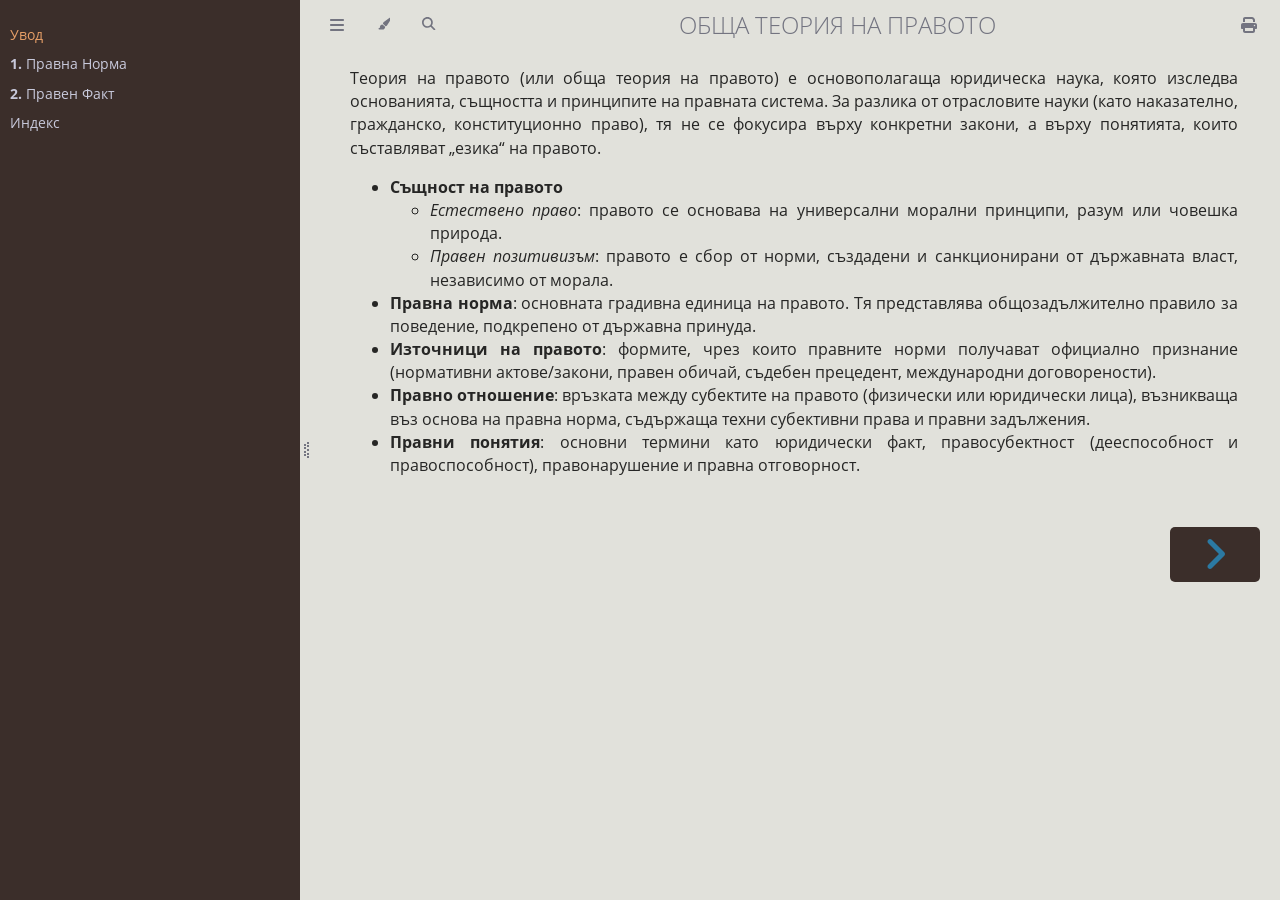
<file: index.html>
<!DOCTYPE html>
<html lang="en">
<head>
  <meta charset="UTF-8">
  <meta http-equiv="refresh" content="0; url=./book/">
  <script>
    window.location.href = "./book/";
  </script>
  <title>Redirecting...</title>
</head>
<body>
  <p>If you are not redirected automatically, <a href="./book/">click here</a>.</p>
</body>
</html>
</file>
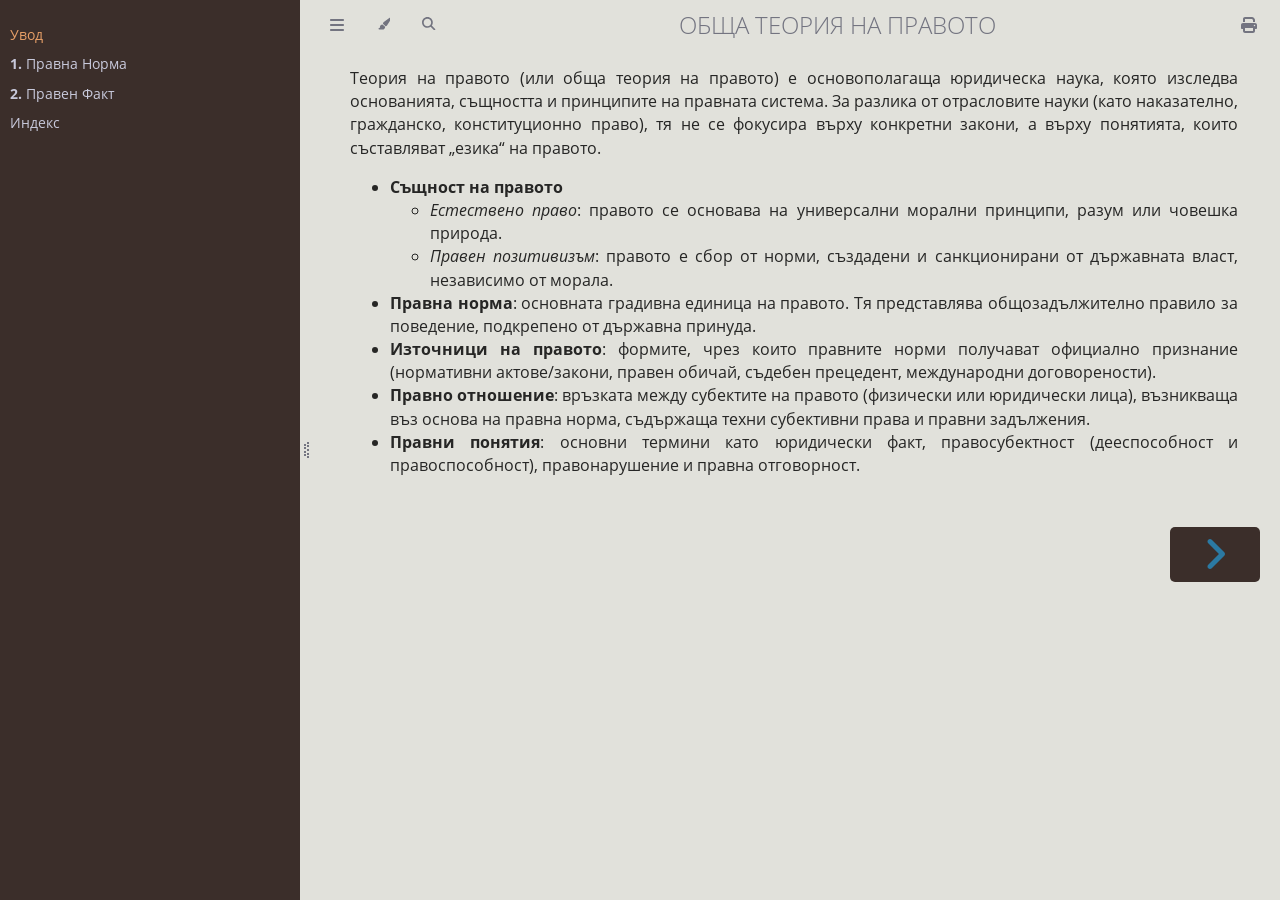
<file: book/index.html>
<!DOCTYPE HTML>
<html lang="bg" class="rust sidebar-visible" dir="ltr">
    <head>
        <!-- Book generated using mdBook -->
        <meta charset="UTF-8">
        <title>Увод - ОБЩА ТЕОРИЯ НА ПРАВОТО</title>


        <!-- Custom HTML head -->
        <script>
        document.addEventListener("DOMContentLoaded", () => {
          const search = document.getElementById("searchbar");
          
          if (search) {
            search.placeholder = "Търси в книгата...";
          }
        });
        </script>
        
        <script>
        document.addEventListener("DOMContentLoaded", function () {
            const observer = new MutationObserver(translateSearchResults);
        
            observer.observe(document.body, {
                childList: true,
                subtree: true
            });
           
            function translateSearchResults() {
                const el = document.querySelector("#mdbook-searchresults-header");
                const engNoR = "No search results for";
                const engOneR = "1 search result for";
        
                if (el.textContent.startsWith(engNoR)) {
                    el.textContent = el.textContent.replace(
                        engNoR, "Няма намерени резултати за"
                    );
                }
        
                else if (el.textContent.startsWith(engOneR)) {
                    el.textContent = el.textContent.replace(
                        engOneR, "Намерен е един резултат за"
                    );
                }
        
                else if (/^\d+ search results/.test(el.textContent)) {
                    el.textContent = el.textContent.replace(
                        /^(\d+) search results for/,
                        "Намерени са $1 резултата за"
                    );
                }
            }
        });
        </script>
        
        <script>
        // Prefetch all pages
        document.addEventListener("DOMContentLoaded", async () => {
            const ipv4Regex = /^(\d{1,3}\.){3}\d{1,3}$/;
            const hostname = window.location.hostname;
            const isIPv4 = ipv4Regex.test(hostname);
        
            if (isIPv4) {
                console.log(">>> ip4", hostname);
                return;
            }
        
            const links = [...document.querySelectorAll("a")];
        
            const pages = [...new Set(
                links
                    .map(a => a.href)
                    .filter(url =>
                        url.startsWith(location.origin) &&
                        url.endsWith(".html")
                    )
            )];
        
            const prefetched = JSON.parse(
                sessionStorage.getItem("prefetchedPages") || "[]"
            );
        
            const done = new Set(prefetched);
        
            const missing = pages.filter(url => !done.has(url));
        
            await Promise.all(
                missing.map(async url => {
                    await fetch(url, {
                        credentials: "same-origin"
                    });
                    done.add(url);
                })
            );
        
            sessionStorage.setItem(
                "prefetchedPages",
                JSON.stringify([...done])
            );
        });
        </script>
        
        <script>
        document.addEventListener('DOMContentLoaded', function () {
            const title = document.querySelector('.menu-title');
        
            if (title) {
                const link = document.createElement('a');
                link.href = path_to_root + 'intro.html';
                link.textContent = title.textContent;
        
                title.textContent = '';
                title.appendChild(link);
            }
        });
        </script>
        
        <script>
        (function () {
            function patch() {
                if (!window.elasticlunr || !window.elasticlunr.Index) {
                    setTimeout(patch, 50);
                    return;
                }
        
                const proto = window.elasticlunr.Index.prototype;
                if (proto.__bgSearchPatched) return;
        
                const originalSearch = proto.search;
        
                proto.search = function (query, options) {
                    // Use normal mdBook/Elasticlunr search for non-Cyrillic queries.
                    if (!/[А-Яа-яЁё]/.test(query)) {
                        return originalSearch.call(this, query, options);
                    }
        
                    const docs = this.documentStore && this.documentStore.docs;
                    if (!docs) {
                        return originalSearch.call(this, query, options);
                    }
        
                    const terms = query
                        .toLocaleLowerCase('bg-BG')
                        .trim()
                        .split(/\s+/)
                        .filter(Boolean);
        
                    const fields = ['title', 'body', 'breadcrumbs'];
                    const results = [];
        
                    Object.keys(docs).forEach(function (id) {
                        const doc = docs[id];
        
                        const text = fields
                            .map(function (field) {
                                return doc[field] || '';
                            })
                            .join(' ')
                            .toLocaleLowerCase('bg-BG');
        
                        // AND: every searched Bulgarian word must occur.
                        if (terms.every(function (term) {
                            return text.indexOf(term) !== -1;
                        })) {
                            results.push({
                                ref: id,
                                score: terms.reduce(function (score, term) {
                                    return score + (text.indexOf(term) !== -1 ? 1 : 0);
                                }, 0),
                                doc: doc
                            });
                        }
                    });
        
                    return results;
                };
        
                proto.__bgSearchPatched = true;
            }
        
            patch();
        })();
        </script>

        <meta name="description" content="">
        <meta name="viewport" content="width=device-width, initial-scale=1">
        <meta name="theme-color" content="#ffffff">

        <link rel="icon" href="favicon-de23e50b.svg">
        <link rel="shortcut icon" href="favicon-8114d1fc.png">
        <link rel="stylesheet" href="css/variables-8adf115d.css">
        <link rel="stylesheet" href="css/general-e96d0476.css">
        <link rel="stylesheet" href="css/chrome-d279d366.css">
        <link rel="stylesheet" href="css/print-9e4910d8.css" media="print">

        <!-- Fonts -->
        <link rel="stylesheet" href="fonts/fonts-9644e21d.css">

        <!-- Highlight.js Stylesheets -->
        <link rel="stylesheet" id="mdbook-highlight-css" href="highlight-493f70e1.css">
        <link rel="stylesheet" id="mdbook-tomorrow-night-css" href="tomorrow-night-4c0ae647.css">
        <link rel="stylesheet" id="mdbook-ayu-highlight-css" href="ayu-highlight-3fdfc3ac.css">

        <!-- Custom theme stylesheets -->
        <link rel="stylesheet" href="theme/css/custom-15e5accb.css">


        <!-- Provide site root and default themes to javascript -->
        <script>
            const path_to_root = "";
            const default_light_theme = "rust";
            const default_dark_theme = "rust";
            window.path_to_searchindex_js = "searchindex-b0e32b39.js";
        </script>
        <!-- Start loading toc.js asap -->
        <script src="toc-b5f6d1d1.js"></script>
    </head>
    <body>
    <div id="mdbook-help-container">
        <div id="mdbook-help-popup">
            <h2 class="mdbook-help-title">Keyboard shortcuts</h2>
            <div>
                <p>Press <kbd>←</kbd> or <kbd>→</kbd> to navigate between chapters</p>
                <p>Press <kbd>S</kbd> or <kbd>/</kbd> to search in the book</p>
                <p>Press <kbd>?</kbd> to show this help</p>
                <p>Press <kbd>Esc</kbd> to hide this help</p>
            </div>
        </div>
    </div>
    <div id="mdbook-body-container">
        <!-- Work around some values being stored in localStorage wrapped in quotes -->
        <script>
            try {
                let theme = localStorage.getItem('mdbook-theme');
                let sidebar = localStorage.getItem('mdbook-sidebar');

                if (theme.startsWith('"') && theme.endsWith('"')) {
                    localStorage.setItem('mdbook-theme', theme.slice(1, theme.length - 1));
                }

                if (sidebar.startsWith('"') && sidebar.endsWith('"')) {
                    localStorage.setItem('mdbook-sidebar', sidebar.slice(1, sidebar.length - 1));
                }
            } catch (e) { }
        </script>

        <!-- Set the theme before any content is loaded, prevents flash -->
        <script>
            const default_theme = window.matchMedia("(prefers-color-scheme: dark)").matches ? default_dark_theme : default_light_theme;
            let theme;
            try { theme = localStorage.getItem('mdbook-theme'); } catch(e) { }
            if (theme === null || theme === undefined) { theme = default_theme; }
            const html = document.documentElement;
            html.classList.remove('rust')
            html.classList.add(theme);
            html.classList.add("js");
        </script>

        <input type="checkbox" id="mdbook-sidebar-toggle-anchor" class="hidden">

        <!-- Hide / unhide sidebar before it is displayed -->
        <script>
            let sidebar = null;
            const sidebar_toggle = document.getElementById("mdbook-sidebar-toggle-anchor");
            if (document.body.clientWidth >= 1080) {
                try { sidebar = localStorage.getItem('mdbook-sidebar'); } catch(e) { }
                sidebar = sidebar || 'visible';
            } else {
                sidebar = 'hidden';
                sidebar_toggle.checked = false;
            }
            if (sidebar === 'visible') {
                sidebar_toggle.checked = true;
            } else {
                html.classList.remove('sidebar-visible');
            }
        </script>

        <nav id="mdbook-sidebar" class="sidebar" aria-label="Table of contents">
            <!-- populated by js -->
            <mdbook-sidebar-scrollbox class="sidebar-scrollbox"></mdbook-sidebar-scrollbox>
            <noscript>
                <iframe class="sidebar-iframe-outer" src="toc.html"></iframe>
            </noscript>
            <div id="mdbook-sidebar-resize-handle" class="sidebar-resize-handle">
                <div class="sidebar-resize-indicator"></div>
            </div>
        </nav>

        <div id="mdbook-page-wrapper" class="page-wrapper">

            <div class="page">
                <div id="mdbook-menu-bar-hover-placeholder"></div>
                <div id="mdbook-menu-bar" class="menu-bar sticky">
                    <div class="left-buttons">
                        <label id="mdbook-sidebar-toggle" class="icon-button" for="mdbook-sidebar-toggle-anchor" title="Toggle Table of Contents" aria-label="Toggle Table of Contents" aria-controls="mdbook-sidebar">
                            <span class=fa-svg><svg xmlns="http://www.w3.org/2000/svg" viewBox="0 0 448 512"><!--! Font Awesome Free 6.2.0 by @fontawesome - https://fontawesome.com License - https://fontawesome.com/license/free (Icons: CC BY 4.0, Fonts: SIL OFL 1.1, Code: MIT License) Copyright 2022 Fonticons, Inc. --><path d="M0 96C0 78.3 14.3 64 32 64H416c17.7 0 32 14.3 32 32s-14.3 32-32 32H32C14.3 128 0 113.7 0 96zM0 256c0-17.7 14.3-32 32-32H416c17.7 0 32 14.3 32 32s-14.3 32-32 32H32c-17.7 0-32-14.3-32-32zM448 416c0 17.7-14.3 32-32 32H32c-17.7 0-32-14.3-32-32s14.3-32 32-32H416c17.7 0 32 14.3 32 32z"/></svg></span>
                        </label>
                        <button id="mdbook-theme-toggle" class="icon-button" type="button" title="Change theme" aria-label="Change theme" aria-haspopup="true" aria-expanded="false" aria-controls="mdbook-theme-list">
                            <span class=fa-svg><svg xmlns="http://www.w3.org/2000/svg" viewBox="0 0 576 512"><!--! Font Awesome Free 6.2.0 by @fontawesome - https://fontawesome.com License - https://fontawesome.com/license/free (Icons: CC BY 4.0, Fonts: SIL OFL 1.1, Code: MIT License) Copyright 2022 Fonticons, Inc. --><path d="M371.3 367.1c27.3-3.9 51.9-19.4 67.2-42.9L600.2 74.1c12.6-19.5 9.4-45.3-7.6-61.2S549.7-4.4 531.1 9.6L294.4 187.2c-24 18-38.2 46.1-38.4 76.1L371.3 367.1zm-19.6 25.4l-116-104.4C175.9 290.3 128 339.6 128 400c0 3.9 .2 7.8 .6 11.6c1.8 17.5-10.2 36.4-27.8 36.4H96c-17.7 0-32 14.3-32 32s14.3 32 32 32H240c61.9 0 112-50.1 112-112c0-2.5-.1-5-.2-7.5z"/></svg></span>
                        </button>
                        <ul id="mdbook-theme-list" class="theme-popup" aria-label="Themes" role="menu">
                            <li role="none"><button role="menuitem" class="theme" id="mdbook-theme-default_theme">Auto</button></li>
                            <li role="none"><button role="menuitem" class="theme" id="mdbook-theme-light">Light</button></li>
                            <li role="none"><button role="menuitem" class="theme" id="mdbook-theme-rust">Rust</button></li>
                            <li role="none"><button role="menuitem" class="theme" id="mdbook-theme-coal">Coal</button></li>
                            <li role="none"><button role="menuitem" class="theme" id="mdbook-theme-navy">Navy</button></li>
                            <li role="none"><button role="menuitem" class="theme" id="mdbook-theme-ayu">Ayu</button></li>
                        </ul>
                        <button id="mdbook-search-toggle" class="icon-button" type="button" title="Search (`/`)" aria-label="Toggle Searchbar" aria-expanded="false" aria-keyshortcuts="/ s" aria-controls="mdbook-searchbar">
                            <span class=fa-svg><svg xmlns="http://www.w3.org/2000/svg" viewBox="0 0 512 512"><!--! Font Awesome Free 6.2.0 by @fontawesome - https://fontawesome.com License - https://fontawesome.com/license/free (Icons: CC BY 4.0, Fonts: SIL OFL 1.1, Code: MIT License) Copyright 2022 Fonticons, Inc. --><path d="M416 208c0 45.9-14.9 88.3-40 122.7L502.6 457.4c12.5 12.5 12.5 32.8 0 45.3s-32.8 12.5-45.3 0L330.7 376c-34.4 25.2-76.8 40-122.7 40C93.1 416 0 322.9 0 208S93.1 0 208 0S416 93.1 416 208zM208 352c79.5 0 144-64.5 144-144s-64.5-144-144-144S64 128.5 64 208s64.5 144 144 144z"/></svg></span>
                        </button>
                    </div>

                    <h1 class="menu-title">ОБЩА ТЕОРИЯ НА ПРАВОТО</h1>

                    <div class="right-buttons">
                        <a href="print.html" title="Print this book" aria-label="Print this book">
                            <span class=fa-svg id="print-button"><svg xmlns="http://www.w3.org/2000/svg" viewBox="0 0 512 512"><!--! Font Awesome Free 6.2.0 by @fontawesome - https://fontawesome.com License - https://fontawesome.com/license/free (Icons: CC BY 4.0, Fonts: SIL OFL 1.1, Code: MIT License) Copyright 2022 Fonticons, Inc. --><path d="M128 0C92.7 0 64 28.7 64 64v96h64V64H354.7L384 93.3V160h64V93.3c0-17-6.7-33.3-18.7-45.3L400 18.7C388 6.7 371.7 0 354.7 0H128zM384 352v32 64H128V384 368 352H384zm64 32h32c17.7 0 32-14.3 32-32V256c0-35.3-28.7-64-64-64H64c-35.3 0-64 28.7-64 64v96c0 17.7 14.3 32 32 32H64v64c0 35.3 28.7 64 64 64H384c35.3 0 64-28.7 64-64V384zm-16-88c-13.3 0-24-10.7-24-24s10.7-24 24-24s24 10.7 24 24s-10.7 24-24 24z"/></svg></span>
                        </a>

                    </div>
                </div>

                <div id="mdbook-search-wrapper" class="hidden">
                    <form id="mdbook-searchbar-outer" class="searchbar-outer">
                        <div class="search-wrapper">
                            <input type="search" id="mdbook-searchbar" name="searchbar" placeholder="Search this book ..." aria-controls="mdbook-searchresults-outer" aria-describedby="searchresults-header">
                            <div class="spinner-wrapper">
                                <span class=fa-svg id="fa-spin"><svg xmlns="http://www.w3.org/2000/svg" viewBox="0 0 512 512"><!--! Font Awesome Free 6.2.0 by @fontawesome - https://fontawesome.com License - https://fontawesome.com/license/free (Icons: CC BY 4.0, Fonts: SIL OFL 1.1, Code: MIT License) Copyright 2022 Fonticons, Inc. --><path d="M304 48c0-26.5-21.5-48-48-48s-48 21.5-48 48s21.5 48 48 48s48-21.5 48-48zm0 416c0-26.5-21.5-48-48-48s-48 21.5-48 48s21.5 48 48 48s48-21.5 48-48zM48 304c26.5 0 48-21.5 48-48s-21.5-48-48-48s-48 21.5-48 48s21.5 48 48 48zm464-48c0-26.5-21.5-48-48-48s-48 21.5-48 48s21.5 48 48 48s48-21.5 48-48zM142.9 437c18.7-18.7 18.7-49.1 0-67.9s-49.1-18.7-67.9 0s-18.7 49.1 0 67.9s49.1 18.7 67.9 0zm0-294.2c18.7-18.7 18.7-49.1 0-67.9S93.7 56.2 75 75s-18.7 49.1 0 67.9s49.1 18.7 67.9 0zM369.1 437c18.7 18.7 49.1 18.7 67.9 0s18.7-49.1 0-67.9s-49.1-18.7-67.9 0s-18.7 49.1 0 67.9z"/></svg></span>
                            </div>
                        </div>
                    </form>
                    <div id="mdbook-searchresults-outer" class="searchresults-outer hidden">
                        <div id="mdbook-searchresults-header" class="searchresults-header"></div>
                        <ul id="mdbook-searchresults">
                        </ul>
                    </div>
                </div>

                <!-- Apply ARIA attributes after the sidebar and the sidebar toggle button are added to the DOM -->
                <script>
                    document.getElementById('mdbook-sidebar-toggle').setAttribute('aria-expanded', sidebar === 'visible');
                    document.getElementById('mdbook-sidebar').setAttribute('aria-hidden', sidebar !== 'visible');
                    Array.from(document.querySelectorAll('#mdbook-sidebar a')).forEach(function(link) {
                        link.setAttribute('tabIndex', sidebar === 'visible' ? 0 : -1);
                    });
                </script>

                <div id="mdbook-content" class="content">
                    <main>
                        <p>Теория на правото (или обща теория на правото) е основополагаща юридическа наука, която изследва основанията, същността и принципите на правната система. За разлика от отрасловите науки (като наказателно, гражданско, конституционно право), тя не се фокусира върху конкретни закони, а върху понятията, които съставляват „езика“ на правото.</p>
<ul>
<li><strong>Същност на правото</strong>
<ul>
<li><em>Естествено право</em>: правото се основава на универсални морални принципи, разум или човешка природа.</li>
<li><em>Правен позитивизъм</em>: правото е сбор от норми, създадени и санкционирани от държавната власт, независимо от морала.</li>
</ul>
</li>
<li><strong>Правна норма</strong>: oсновната градивна единица на правото. Тя представлява общозадължително правило за поведение, подкрепено от държавна принуда.</li>
<li><strong>Източници на правото</strong>: формите, чрез които правните норми получават официално признание (нормативни актове/закони, правен обичай, съдебен прецедент, международни договорености).</li>
<li><strong>Правно отношение</strong>: връзката между субектите на правото (физически или юридически лица), възникваща въз основа на правна норма, съдържаща техни субективни права и правни задължения.</li>
<li><strong>Правни понятия</strong>: основни термини като юридически факт, правосубектност (дееспособност и правоспособност), правонарушение и правна отговорност.</li>
</ul>

                    </main>

                    <nav class="nav-wrapper" aria-label="Page navigation">
                        <!-- Mobile navigation buttons -->

                            <a rel="next prefetch" href="legal_norm.html" class="mobile-nav-chapters next" title="Next chapter" aria-label="Next chapter" aria-keyshortcuts="Right">
                                <span class=fa-svg><svg xmlns="http://www.w3.org/2000/svg" viewBox="0 0 320 512"><!--! Font Awesome Free 6.2.0 by @fontawesome - https://fontawesome.com License - https://fontawesome.com/license/free (Icons: CC BY 4.0, Fonts: SIL OFL 1.1, Code: MIT License) Copyright 2022 Fonticons, Inc. --><path d="M278.6 233.4c12.5 12.5 12.5 32.8 0 45.3l-160 160c-12.5 12.5-32.8 12.5-45.3 0s-12.5-32.8 0-45.3L210.7 256 73.4 118.6c-12.5-12.5-12.5-32.8 0-45.3s32.8-12.5 45.3 0l160 160z"/></svg></span>
                            </a>

                        <div style="clear: both"></div>
                    </nav>
                </div>
            </div>

            <nav class="nav-wide-wrapper" aria-label="Page navigation">

                    <a rel="next prefetch" href="legal_norm.html" class="nav-chapters next" title="Next chapter" aria-label="Next chapter" aria-keyshortcuts="Right">
                        <span class=fa-svg><svg xmlns="http://www.w3.org/2000/svg" viewBox="0 0 320 512"><!--! Font Awesome Free 6.2.0 by @fontawesome - https://fontawesome.com License - https://fontawesome.com/license/free (Icons: CC BY 4.0, Fonts: SIL OFL 1.1, Code: MIT License) Copyright 2022 Fonticons, Inc. --><path d="M278.6 233.4c12.5 12.5 12.5 32.8 0 45.3l-160 160c-12.5 12.5-32.8 12.5-45.3 0s-12.5-32.8 0-45.3L210.7 256 73.4 118.6c-12.5-12.5-12.5-32.8 0-45.3s32.8-12.5 45.3 0l160 160z"/></svg></span>
                    </a>
            </nav>

        </div>

        <template id=fa-eye><span class=fa-svg><svg xmlns="http://www.w3.org/2000/svg" viewBox="0 0 576 512"><!--! Font Awesome Free 6.2.0 by @fontawesome - https://fontawesome.com License - https://fontawesome.com/license/free (Icons: CC BY 4.0, Fonts: SIL OFL 1.1, Code: MIT License) Copyright 2022 Fonticons, Inc. --><path d="M288 32c-80.8 0-145.5 36.8-192.6 80.6C48.6 156 17.3 208 2.5 243.7c-3.3 7.9-3.3 16.7 0 24.6C17.3 304 48.6 356 95.4 399.4C142.5 443.2 207.2 480 288 480s145.5-36.8 192.6-80.6c46.8-43.5 78.1-95.4 93-131.1c3.3-7.9 3.3-16.7 0-24.6c-14.9-35.7-46.2-87.7-93-131.1C433.5 68.8 368.8 32 288 32zM432 256c0 79.5-64.5 144-144 144s-144-64.5-144-144s64.5-144 144-144s144 64.5 144 144zM288 192c0 35.3-28.7 64-64 64c-11.5 0-22.3-3-31.6-8.4c-.2 2.8-.4 5.5-.4 8.4c0 53 43 96 96 96s96-43 96-96s-43-96-96-96c-2.8 0-5.6 .1-8.4 .4c5.3 9.3 8.4 20.1 8.4 31.6z"/></svg></span></template>
        <template id=fa-eye-slash><span class=fa-svg><svg xmlns="http://www.w3.org/2000/svg" viewBox="0 0 640 512"><!--! Font Awesome Free 6.2.0 by @fontawesome - https://fontawesome.com License - https://fontawesome.com/license/free (Icons: CC BY 4.0, Fonts: SIL OFL 1.1, Code: MIT License) Copyright 2022 Fonticons, Inc. --><path d="M38.8 5.1C28.4-3.1 13.3-1.2 5.1 9.2S-1.2 34.7 9.2 42.9l592 464c10.4 8.2 25.5 6.3 33.7-4.1s6.3-25.5-4.1-33.7L525.6 386.7c39.6-40.6 66.4-86.1 79.9-118.4c3.3-7.9 3.3-16.7 0-24.6c-14.9-35.7-46.2-87.7-93-131.1C465.5 68.8 400.8 32 320 32c-68.2 0-125 26.3-169.3 60.8L38.8 5.1zM223.1 149.5C248.6 126.2 282.7 112 320 112c79.5 0 144 64.5 144 144c0 24.9-6.3 48.3-17.4 68.7L408 294.5c5.2-11.8 8-24.8 8-38.5c0-53-43-96-96-96c-2.8 0-5.6 .1-8.4 .4c5.3 9.3 8.4 20.1 8.4 31.6c0 10.2-2.4 19.8-6.6 28.3l-90.3-70.8zm223.1 298L373 389.9c-16.4 6.5-34.3 10.1-53 10.1c-79.5 0-144-64.5-144-144c0-6.9 .5-13.6 1.4-20.2L83.1 161.5C60.3 191.2 44 220.8 34.5 243.7c-3.3 7.9-3.3 16.7 0 24.6c14.9 35.7 46.2 87.7 93 131.1C174.5 443.2 239.2 480 320 480c47.8 0 89.9-12.9 126.2-32.5z"/></svg></span></template>
        <template id=fa-copy><span class=fa-svg><svg xmlns="http://www.w3.org/2000/svg" viewBox="0 0 512 512"><!--! Font Awesome Free 6.2.0 by @fontawesome - https://fontawesome.com License - https://fontawesome.com/license/free (Icons: CC BY 4.0, Fonts: SIL OFL 1.1, Code: MIT License) Copyright 2022 Fonticons, Inc. --><path d="M502.6 70.63l-61.25-61.25C435.4 3.371 427.2 0 418.7 0H255.1c-35.35 0-64 28.66-64 64l.0195 256C192 355.4 220.7 384 256 384h192c35.2 0 64-28.8 64-64V93.25C512 84.77 508.6 76.63 502.6 70.63zM464 320c0 8.836-7.164 16-16 16H255.1c-8.838 0-16-7.164-16-16L239.1 64.13c0-8.836 7.164-16 16-16h128L384 96c0 17.67 14.33 32 32 32h47.1V320zM272 448c0 8.836-7.164 16-16 16H63.1c-8.838 0-16-7.164-16-16L47.98 192.1c0-8.836 7.164-16 16-16H160V128H63.99c-35.35 0-64 28.65-64 64l.0098 256C.002 483.3 28.66 512 64 512h192c35.2 0 64-28.8 64-64v-32h-47.1L272 448z"/></svg></span></template>
        <template id=fa-play><span class=fa-svg><svg xmlns="http://www.w3.org/2000/svg" viewBox="0 0 384 512"><!--! Font Awesome Free 6.2.0 by @fontawesome - https://fontawesome.com License - https://fontawesome.com/license/free (Icons: CC BY 4.0, Fonts: SIL OFL 1.1, Code: MIT License) Copyright 2022 Fonticons, Inc. --><path d="M73 39c-14.8-9.1-33.4-9.4-48.5-.9S0 62.6 0 80V432c0 17.4 9.4 33.4 24.5 41.9s33.7 8.1 48.5-.9L361 297c14.3-8.7 23-24.2 23-41s-8.7-32.2-23-41L73 39z"/></svg></span></template>
        <template id=fa-clock-rotate-left><span class=fa-svg><svg xmlns="http://www.w3.org/2000/svg" viewBox="0 0 512 512"><!--! Font Awesome Free 6.2.0 by @fontawesome - https://fontawesome.com License - https://fontawesome.com/license/free (Icons: CC BY 4.0, Fonts: SIL OFL 1.1, Code: MIT License) Copyright 2022 Fonticons, Inc. --><path d="M75 75L41 41C25.9 25.9 0 36.6 0 57.9V168c0 13.3 10.7 24 24 24H134.1c21.4 0 32.1-25.9 17-41l-30.8-30.8C155 85.5 203 64 256 64c106 0 192 86 192 192s-86 192-192 192c-40.8 0-78.6-12.7-109.7-34.4c-14.5-10.1-34.4-6.6-44.6 7.9s-6.6 34.4 7.9 44.6C151.2 495 201.7 512 256 512c141.4 0 256-114.6 256-256S397.4 0 256 0C185.3 0 121.3 28.7 75 75zm181 53c-13.3 0-24 10.7-24 24V256c0 6.4 2.5 12.5 7 17l72 72c9.4 9.4 24.6 9.4 33.9 0s9.4-24.6 0-33.9l-65-65V152c0-13.3-10.7-24-24-24z"/></svg></span></template>

        <!-- Livereload script (if served using the cli tool) -->
        <script>
            const wsProtocol = location.protocol === 'https:' ? 'wss:' : 'ws:';
            const wsAddress = wsProtocol + "//" + location.host + "/" + "__livereload";
            const socket = new WebSocket(wsAddress);
            socket.onmessage = function (event) {
                if (event.data === "reload") {
                    socket.close();
                    location.reload();
                }
            };

            window.onbeforeunload = function() {
                socket.close();
            }
        </script>


        <script>
            window.playground_copyable = true;
        </script>


        <script src="elasticlunr-ef4e11c1.min.js"></script>
        <script src="mark-09e88c2c.min.js"></script>
        <script src="searcher-09f2665d.js"></script>

        <script src="clipboard-1626706a.min.js"></script>
        <script src="highlight-abc7f01d.js"></script>
        <script src="book-609e4cb8.js"></script>

        <!-- Custom JS scripts -->



    </div>
    </body>
</html>
</file>
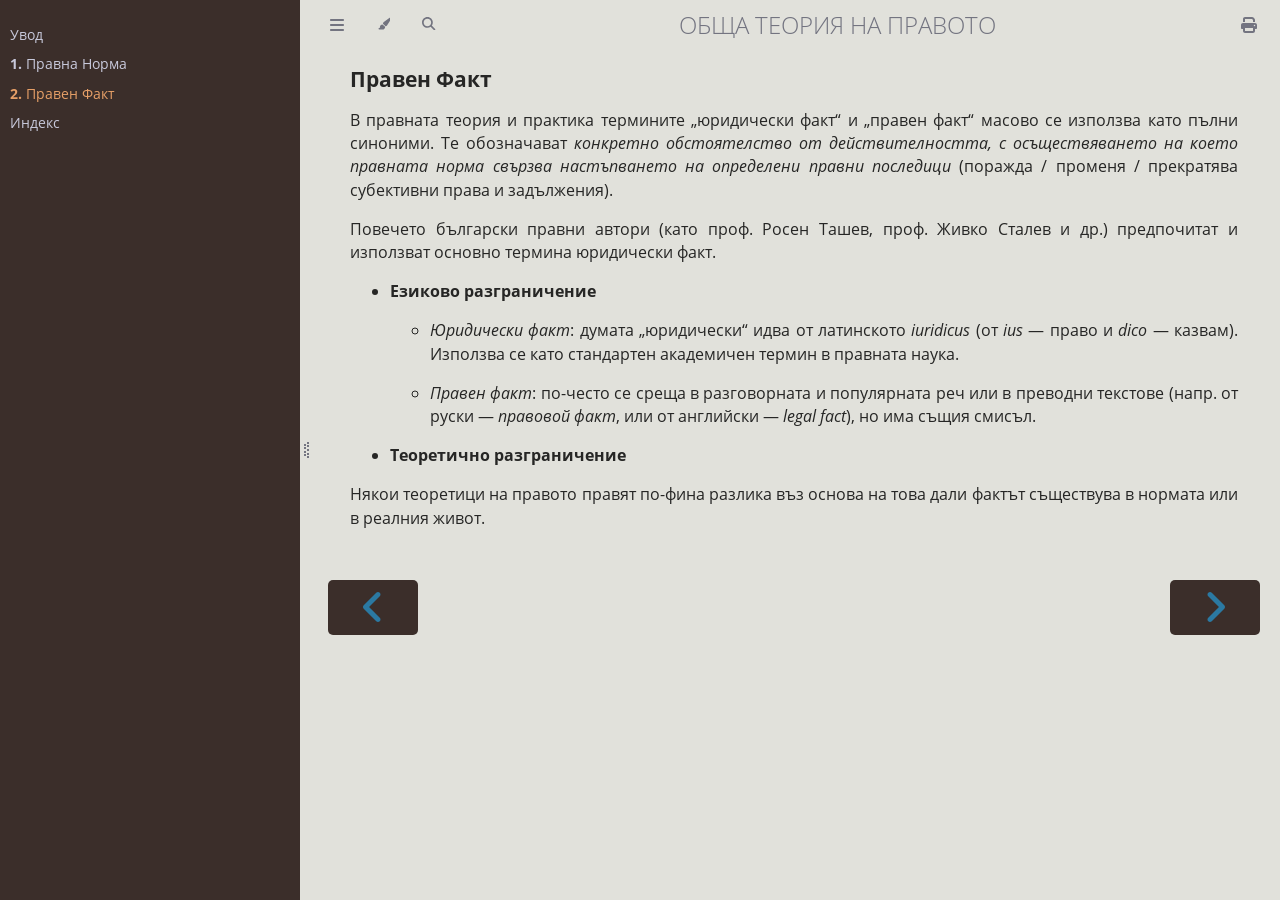
<file: book/legal_fact.html>
<!DOCTYPE HTML>
<html lang="bg" class="rust sidebar-visible" dir="ltr">
    <head>
        <!-- Book generated using mdBook -->
        <meta charset="UTF-8">
        <title>Правен Факт - ОБЩА ТЕОРИЯ НА ПРАВОТО</title>


        <!-- Custom HTML head -->
        <script>
        document.addEventListener("DOMContentLoaded", () => {
          const search = document.getElementById("searchbar");
          
          if (search) {
            search.placeholder = "Търси в книгата...";
          }
        });
        </script>
        
        <script>
        document.addEventListener("DOMContentLoaded", function () {
            const observer = new MutationObserver(translateSearchResults);
        
            observer.observe(document.body, {
                childList: true,
                subtree: true
            });
           
            function translateSearchResults() {
                const el = document.querySelector("#mdbook-searchresults-header");
                const engNoR = "No search results for";
                const engOneR = "1 search result for";
        
                if (el.textContent.startsWith(engNoR)) {
                    el.textContent = el.textContent.replace(
                        engNoR, "Няма намерени резултати за"
                    );
                }
        
                else if (el.textContent.startsWith(engOneR)) {
                    el.textContent = el.textContent.replace(
                        engOneR, "Намерен е един резултат за"
                    );
                }
        
                else if (/^\d+ search results/.test(el.textContent)) {
                    el.textContent = el.textContent.replace(
                        /^(\d+) search results for/,
                        "Намерени са $1 резултата за"
                    );
                }
            }
        });
        </script>
        
        <script>
        // Prefetch all pages
        document.addEventListener("DOMContentLoaded", async () => {
            const ipv4Regex = /^(\d{1,3}\.){3}\d{1,3}$/;
            const hostname = window.location.hostname;
            const isIPv4 = ipv4Regex.test(hostname);
        
            if (isIPv4) {
                console.log(">>> ip4", hostname);
                return;
            }
        
            const links = [...document.querySelectorAll("a")];
        
            const pages = [...new Set(
                links
                    .map(a => a.href)
                    .filter(url =>
                        url.startsWith(location.origin) &&
                        url.endsWith(".html")
                    )
            )];
        
            const prefetched = JSON.parse(
                sessionStorage.getItem("prefetchedPages") || "[]"
            );
        
            const done = new Set(prefetched);
        
            const missing = pages.filter(url => !done.has(url));
        
            await Promise.all(
                missing.map(async url => {
                    await fetch(url, {
                        credentials: "same-origin"
                    });
                    done.add(url);
                })
            );
        
            sessionStorage.setItem(
                "prefetchedPages",
                JSON.stringify([...done])
            );
        });
        </script>
        
        <script>
        document.addEventListener('DOMContentLoaded', function () {
            const title = document.querySelector('.menu-title');
        
            if (title) {
                const link = document.createElement('a');
                link.href = path_to_root + 'intro.html';
                link.textContent = title.textContent;
        
                title.textContent = '';
                title.appendChild(link);
            }
        });
        </script>
        
        <script>
        (function () {
            function patch() {
                if (!window.elasticlunr || !window.elasticlunr.Index) {
                    setTimeout(patch, 50);
                    return;
                }
        
                const proto = window.elasticlunr.Index.prototype;
                if (proto.__bgSearchPatched) return;
        
                const originalSearch = proto.search;
        
                proto.search = function (query, options) {
                    // Use normal mdBook/Elasticlunr search for non-Cyrillic queries.
                    if (!/[А-Яа-яЁё]/.test(query)) {
                        return originalSearch.call(this, query, options);
                    }
        
                    const docs = this.documentStore && this.documentStore.docs;
                    if (!docs) {
                        return originalSearch.call(this, query, options);
                    }
        
                    const terms = query
                        .toLocaleLowerCase('bg-BG')
                        .trim()
                        .split(/\s+/)
                        .filter(Boolean);
        
                    const fields = ['title', 'body', 'breadcrumbs'];
                    const results = [];
        
                    Object.keys(docs).forEach(function (id) {
                        const doc = docs[id];
        
                        const text = fields
                            .map(function (field) {
                                return doc[field] || '';
                            })
                            .join(' ')
                            .toLocaleLowerCase('bg-BG');
        
                        // AND: every searched Bulgarian word must occur.
                        if (terms.every(function (term) {
                            return text.indexOf(term) !== -1;
                        })) {
                            results.push({
                                ref: id,
                                score: terms.reduce(function (score, term) {
                                    return score + (text.indexOf(term) !== -1 ? 1 : 0);
                                }, 0),
                                doc: doc
                            });
                        }
                    });
        
                    return results;
                };
        
                proto.__bgSearchPatched = true;
            }
        
            patch();
        })();
        </script>

        <meta name="description" content="">
        <meta name="viewport" content="width=device-width, initial-scale=1">
        <meta name="theme-color" content="#ffffff">

        <link rel="icon" href="favicon-de23e50b.svg">
        <link rel="shortcut icon" href="favicon-8114d1fc.png">
        <link rel="stylesheet" href="css/variables-8adf115d.css">
        <link rel="stylesheet" href="css/general-e96d0476.css">
        <link rel="stylesheet" href="css/chrome-d279d366.css">
        <link rel="stylesheet" href="css/print-9e4910d8.css" media="print">

        <!-- Fonts -->
        <link rel="stylesheet" href="fonts/fonts-9644e21d.css">

        <!-- Highlight.js Stylesheets -->
        <link rel="stylesheet" id="mdbook-highlight-css" href="highlight-493f70e1.css">
        <link rel="stylesheet" id="mdbook-tomorrow-night-css" href="tomorrow-night-4c0ae647.css">
        <link rel="stylesheet" id="mdbook-ayu-highlight-css" href="ayu-highlight-3fdfc3ac.css">

        <!-- Custom theme stylesheets -->
        <link rel="stylesheet" href="theme/css/custom-15e5accb.css">


        <!-- Provide site root and default themes to javascript -->
        <script>
            const path_to_root = "";
            const default_light_theme = "rust";
            const default_dark_theme = "rust";
            window.path_to_searchindex_js = "searchindex-b0e32b39.js";
        </script>
        <!-- Start loading toc.js asap -->
        <script src="toc-b5f6d1d1.js"></script>
    </head>
    <body>
    <div id="mdbook-help-container">
        <div id="mdbook-help-popup">
            <h2 class="mdbook-help-title">Keyboard shortcuts</h2>
            <div>
                <p>Press <kbd>←</kbd> or <kbd>→</kbd> to navigate between chapters</p>
                <p>Press <kbd>S</kbd> or <kbd>/</kbd> to search in the book</p>
                <p>Press <kbd>?</kbd> to show this help</p>
                <p>Press <kbd>Esc</kbd> to hide this help</p>
            </div>
        </div>
    </div>
    <div id="mdbook-body-container">
        <!-- Work around some values being stored in localStorage wrapped in quotes -->
        <script>
            try {
                let theme = localStorage.getItem('mdbook-theme');
                let sidebar = localStorage.getItem('mdbook-sidebar');

                if (theme.startsWith('"') && theme.endsWith('"')) {
                    localStorage.setItem('mdbook-theme', theme.slice(1, theme.length - 1));
                }

                if (sidebar.startsWith('"') && sidebar.endsWith('"')) {
                    localStorage.setItem('mdbook-sidebar', sidebar.slice(1, sidebar.length - 1));
                }
            } catch (e) { }
        </script>

        <!-- Set the theme before any content is loaded, prevents flash -->
        <script>
            const default_theme = window.matchMedia("(prefers-color-scheme: dark)").matches ? default_dark_theme : default_light_theme;
            let theme;
            try { theme = localStorage.getItem('mdbook-theme'); } catch(e) { }
            if (theme === null || theme === undefined) { theme = default_theme; }
            const html = document.documentElement;
            html.classList.remove('rust')
            html.classList.add(theme);
            html.classList.add("js");
        </script>

        <input type="checkbox" id="mdbook-sidebar-toggle-anchor" class="hidden">

        <!-- Hide / unhide sidebar before it is displayed -->
        <script>
            let sidebar = null;
            const sidebar_toggle = document.getElementById("mdbook-sidebar-toggle-anchor");
            if (document.body.clientWidth >= 1080) {
                try { sidebar = localStorage.getItem('mdbook-sidebar'); } catch(e) { }
                sidebar = sidebar || 'visible';
            } else {
                sidebar = 'hidden';
                sidebar_toggle.checked = false;
            }
            if (sidebar === 'visible') {
                sidebar_toggle.checked = true;
            } else {
                html.classList.remove('sidebar-visible');
            }
        </script>

        <nav id="mdbook-sidebar" class="sidebar" aria-label="Table of contents">
            <!-- populated by js -->
            <mdbook-sidebar-scrollbox class="sidebar-scrollbox"></mdbook-sidebar-scrollbox>
            <noscript>
                <iframe class="sidebar-iframe-outer" src="toc.html"></iframe>
            </noscript>
            <div id="mdbook-sidebar-resize-handle" class="sidebar-resize-handle">
                <div class="sidebar-resize-indicator"></div>
            </div>
        </nav>

        <div id="mdbook-page-wrapper" class="page-wrapper">

            <div class="page">
                <div id="mdbook-menu-bar-hover-placeholder"></div>
                <div id="mdbook-menu-bar" class="menu-bar sticky">
                    <div class="left-buttons">
                        <label id="mdbook-sidebar-toggle" class="icon-button" for="mdbook-sidebar-toggle-anchor" title="Toggle Table of Contents" aria-label="Toggle Table of Contents" aria-controls="mdbook-sidebar">
                            <span class=fa-svg><svg xmlns="http://www.w3.org/2000/svg" viewBox="0 0 448 512"><!--! Font Awesome Free 6.2.0 by @fontawesome - https://fontawesome.com License - https://fontawesome.com/license/free (Icons: CC BY 4.0, Fonts: SIL OFL 1.1, Code: MIT License) Copyright 2022 Fonticons, Inc. --><path d="M0 96C0 78.3 14.3 64 32 64H416c17.7 0 32 14.3 32 32s-14.3 32-32 32H32C14.3 128 0 113.7 0 96zM0 256c0-17.7 14.3-32 32-32H416c17.7 0 32 14.3 32 32s-14.3 32-32 32H32c-17.7 0-32-14.3-32-32zM448 416c0 17.7-14.3 32-32 32H32c-17.7 0-32-14.3-32-32s14.3-32 32-32H416c17.7 0 32 14.3 32 32z"/></svg></span>
                        </label>
                        <button id="mdbook-theme-toggle" class="icon-button" type="button" title="Change theme" aria-label="Change theme" aria-haspopup="true" aria-expanded="false" aria-controls="mdbook-theme-list">
                            <span class=fa-svg><svg xmlns="http://www.w3.org/2000/svg" viewBox="0 0 576 512"><!--! Font Awesome Free 6.2.0 by @fontawesome - https://fontawesome.com License - https://fontawesome.com/license/free (Icons: CC BY 4.0, Fonts: SIL OFL 1.1, Code: MIT License) Copyright 2022 Fonticons, Inc. --><path d="M371.3 367.1c27.3-3.9 51.9-19.4 67.2-42.9L600.2 74.1c12.6-19.5 9.4-45.3-7.6-61.2S549.7-4.4 531.1 9.6L294.4 187.2c-24 18-38.2 46.1-38.4 76.1L371.3 367.1zm-19.6 25.4l-116-104.4C175.9 290.3 128 339.6 128 400c0 3.9 .2 7.8 .6 11.6c1.8 17.5-10.2 36.4-27.8 36.4H96c-17.7 0-32 14.3-32 32s14.3 32 32 32H240c61.9 0 112-50.1 112-112c0-2.5-.1-5-.2-7.5z"/></svg></span>
                        </button>
                        <ul id="mdbook-theme-list" class="theme-popup" aria-label="Themes" role="menu">
                            <li role="none"><button role="menuitem" class="theme" id="mdbook-theme-default_theme">Auto</button></li>
                            <li role="none"><button role="menuitem" class="theme" id="mdbook-theme-light">Light</button></li>
                            <li role="none"><button role="menuitem" class="theme" id="mdbook-theme-rust">Rust</button></li>
                            <li role="none"><button role="menuitem" class="theme" id="mdbook-theme-coal">Coal</button></li>
                            <li role="none"><button role="menuitem" class="theme" id="mdbook-theme-navy">Navy</button></li>
                            <li role="none"><button role="menuitem" class="theme" id="mdbook-theme-ayu">Ayu</button></li>
                        </ul>
                        <button id="mdbook-search-toggle" class="icon-button" type="button" title="Search (`/`)" aria-label="Toggle Searchbar" aria-expanded="false" aria-keyshortcuts="/ s" aria-controls="mdbook-searchbar">
                            <span class=fa-svg><svg xmlns="http://www.w3.org/2000/svg" viewBox="0 0 512 512"><!--! Font Awesome Free 6.2.0 by @fontawesome - https://fontawesome.com License - https://fontawesome.com/license/free (Icons: CC BY 4.0, Fonts: SIL OFL 1.1, Code: MIT License) Copyright 2022 Fonticons, Inc. --><path d="M416 208c0 45.9-14.9 88.3-40 122.7L502.6 457.4c12.5 12.5 12.5 32.8 0 45.3s-32.8 12.5-45.3 0L330.7 376c-34.4 25.2-76.8 40-122.7 40C93.1 416 0 322.9 0 208S93.1 0 208 0S416 93.1 416 208zM208 352c79.5 0 144-64.5 144-144s-64.5-144-144-144S64 128.5 64 208s64.5 144 144 144z"/></svg></span>
                        </button>
                    </div>

                    <h1 class="menu-title">ОБЩА ТЕОРИЯ НА ПРАВОТО</h1>

                    <div class="right-buttons">
                        <a href="print.html" title="Print this book" aria-label="Print this book">
                            <span class=fa-svg id="print-button"><svg xmlns="http://www.w3.org/2000/svg" viewBox="0 0 512 512"><!--! Font Awesome Free 6.2.0 by @fontawesome - https://fontawesome.com License - https://fontawesome.com/license/free (Icons: CC BY 4.0, Fonts: SIL OFL 1.1, Code: MIT License) Copyright 2022 Fonticons, Inc. --><path d="M128 0C92.7 0 64 28.7 64 64v96h64V64H354.7L384 93.3V160h64V93.3c0-17-6.7-33.3-18.7-45.3L400 18.7C388 6.7 371.7 0 354.7 0H128zM384 352v32 64H128V384 368 352H384zm64 32h32c17.7 0 32-14.3 32-32V256c0-35.3-28.7-64-64-64H64c-35.3 0-64 28.7-64 64v96c0 17.7 14.3 32 32 32H64v64c0 35.3 28.7 64 64 64H384c35.3 0 64-28.7 64-64V384zm-16-88c-13.3 0-24-10.7-24-24s10.7-24 24-24s24 10.7 24 24s-10.7 24-24 24z"/></svg></span>
                        </a>

                    </div>
                </div>

                <div id="mdbook-search-wrapper" class="hidden">
                    <form id="mdbook-searchbar-outer" class="searchbar-outer">
                        <div class="search-wrapper">
                            <input type="search" id="mdbook-searchbar" name="searchbar" placeholder="Search this book ..." aria-controls="mdbook-searchresults-outer" aria-describedby="searchresults-header">
                            <div class="spinner-wrapper">
                                <span class=fa-svg id="fa-spin"><svg xmlns="http://www.w3.org/2000/svg" viewBox="0 0 512 512"><!--! Font Awesome Free 6.2.0 by @fontawesome - https://fontawesome.com License - https://fontawesome.com/license/free (Icons: CC BY 4.0, Fonts: SIL OFL 1.1, Code: MIT License) Copyright 2022 Fonticons, Inc. --><path d="M304 48c0-26.5-21.5-48-48-48s-48 21.5-48 48s21.5 48 48 48s48-21.5 48-48zm0 416c0-26.5-21.5-48-48-48s-48 21.5-48 48s21.5 48 48 48s48-21.5 48-48zM48 304c26.5 0 48-21.5 48-48s-21.5-48-48-48s-48 21.5-48 48s21.5 48 48 48zm464-48c0-26.5-21.5-48-48-48s-48 21.5-48 48s21.5 48 48 48s48-21.5 48-48zM142.9 437c18.7-18.7 18.7-49.1 0-67.9s-49.1-18.7-67.9 0s-18.7 49.1 0 67.9s49.1 18.7 67.9 0zm0-294.2c18.7-18.7 18.7-49.1 0-67.9S93.7 56.2 75 75s-18.7 49.1 0 67.9s49.1 18.7 67.9 0zM369.1 437c18.7 18.7 49.1 18.7 67.9 0s18.7-49.1 0-67.9s-49.1-18.7-67.9 0s-18.7 49.1 0 67.9z"/></svg></span>
                            </div>
                        </div>
                    </form>
                    <div id="mdbook-searchresults-outer" class="searchresults-outer hidden">
                        <div id="mdbook-searchresults-header" class="searchresults-header"></div>
                        <ul id="mdbook-searchresults">
                        </ul>
                    </div>
                </div>

                <!-- Apply ARIA attributes after the sidebar and the sidebar toggle button are added to the DOM -->
                <script>
                    document.getElementById('mdbook-sidebar-toggle').setAttribute('aria-expanded', sidebar === 'visible');
                    document.getElementById('mdbook-sidebar').setAttribute('aria-hidden', sidebar !== 'visible');
                    Array.from(document.querySelectorAll('#mdbook-sidebar a')).forEach(function(link) {
                        link.setAttribute('tabIndex', sidebar === 'visible' ? 0 : -1);
                    });
                </script>

                <div id="mdbook-content" class="content">
                    <main>
                        <h1 id="правен-факт"><a class="header" href="#правен-факт">Правен Факт</a></h1>
<p>В правната теория и практика термините „юридически факт“ и „правен факт“ масово се използва като пълни синоними. Те обозначават <em>конкретно обстоятелство от действителността, с осъществяването на което правната норма свързва настъпването на определени правни последици</em> (поражда / променя / прекратява субективни права и задължения).</p>
<p>Повечето български правни автори (като проф. Росен Ташев, проф. Живко Сталев и др.) предпочитат и използват основно термина юридически факт.</p>
<ul>
<li>
<p><strong>Езиково разграничение</strong></p>
<ul>
<li>
<p><em>Юридически факт</em>: думата „юридически“ идва от латинското <em>iuridicus</em> (от <em>ius</em> — право и <em>dico</em> — казвам). Използва се като стандартен академичен термин в правната наука.</p>
</li>
<li>
<p><em>Правен факт</em>: по-често се среща в разговорната и популярната реч или в преводни текстове (напр. от руски — <em>правовой факт</em>, или от английски — <em>legal fact</em>), но има същия смисъл.</p>
</li>
</ul>
</li>
<li>
<p><strong>Теоретично разграничение</strong></p>
</li>
</ul>
<p>Някои теоретици на правото правят по-фина разлика въз основа на това дали фактът съществува в нормата или в реалния живот.</p>

                    </main>

                    <nav class="nav-wrapper" aria-label="Page navigation">
                        <!-- Mobile navigation buttons -->
                            <a rel="prev" href="legal_norm.html" class="mobile-nav-chapters previous" title="Previous chapter" aria-label="Previous chapter" aria-keyshortcuts="Left">
                                <span class=fa-svg><svg xmlns="http://www.w3.org/2000/svg" viewBox="0 0 320 512"><!--! Font Awesome Free 6.2.0 by @fontawesome - https://fontawesome.com License - https://fontawesome.com/license/free (Icons: CC BY 4.0, Fonts: SIL OFL 1.1, Code: MIT License) Copyright 2022 Fonticons, Inc. --><path d="M41.4 233.4c-12.5 12.5-12.5 32.8 0 45.3l160 160c12.5 12.5 32.8 12.5 45.3 0s12.5-32.8 0-45.3L109.3 256 246.6 118.6c12.5-12.5 12.5-32.8 0-45.3s-32.8-12.5-45.3 0l-160 160z"/></svg></span>
                            </a>

                            <a rel="next prefetch" href="terms.html" class="mobile-nav-chapters next" title="Next chapter" aria-label="Next chapter" aria-keyshortcuts="Right">
                                <span class=fa-svg><svg xmlns="http://www.w3.org/2000/svg" viewBox="0 0 320 512"><!--! Font Awesome Free 6.2.0 by @fontawesome - https://fontawesome.com License - https://fontawesome.com/license/free (Icons: CC BY 4.0, Fonts: SIL OFL 1.1, Code: MIT License) Copyright 2022 Fonticons, Inc. --><path d="M278.6 233.4c12.5 12.5 12.5 32.8 0 45.3l-160 160c-12.5 12.5-32.8 12.5-45.3 0s-12.5-32.8 0-45.3L210.7 256 73.4 118.6c-12.5-12.5-12.5-32.8 0-45.3s32.8-12.5 45.3 0l160 160z"/></svg></span>
                            </a>

                        <div style="clear: both"></div>
                    </nav>
                </div>
            </div>

            <nav class="nav-wide-wrapper" aria-label="Page navigation">
                    <a rel="prev" href="legal_norm.html" class="nav-chapters previous" title="Previous chapter" aria-label="Previous chapter" aria-keyshortcuts="Left">
                        <span class=fa-svg><svg xmlns="http://www.w3.org/2000/svg" viewBox="0 0 320 512"><!--! Font Awesome Free 6.2.0 by @fontawesome - https://fontawesome.com License - https://fontawesome.com/license/free (Icons: CC BY 4.0, Fonts: SIL OFL 1.1, Code: MIT License) Copyright 2022 Fonticons, Inc. --><path d="M41.4 233.4c-12.5 12.5-12.5 32.8 0 45.3l160 160c12.5 12.5 32.8 12.5 45.3 0s12.5-32.8 0-45.3L109.3 256 246.6 118.6c12.5-12.5 12.5-32.8 0-45.3s-32.8-12.5-45.3 0l-160 160z"/></svg></span>
                    </a>

                    <a rel="next prefetch" href="terms.html" class="nav-chapters next" title="Next chapter" aria-label="Next chapter" aria-keyshortcuts="Right">
                        <span class=fa-svg><svg xmlns="http://www.w3.org/2000/svg" viewBox="0 0 320 512"><!--! Font Awesome Free 6.2.0 by @fontawesome - https://fontawesome.com License - https://fontawesome.com/license/free (Icons: CC BY 4.0, Fonts: SIL OFL 1.1, Code: MIT License) Copyright 2022 Fonticons, Inc. --><path d="M278.6 233.4c12.5 12.5 12.5 32.8 0 45.3l-160 160c-12.5 12.5-32.8 12.5-45.3 0s-12.5-32.8 0-45.3L210.7 256 73.4 118.6c-12.5-12.5-12.5-32.8 0-45.3s32.8-12.5 45.3 0l160 160z"/></svg></span>
                    </a>
            </nav>

        </div>

        <template id=fa-eye><span class=fa-svg><svg xmlns="http://www.w3.org/2000/svg" viewBox="0 0 576 512"><!--! Font Awesome Free 6.2.0 by @fontawesome - https://fontawesome.com License - https://fontawesome.com/license/free (Icons: CC BY 4.0, Fonts: SIL OFL 1.1, Code: MIT License) Copyright 2022 Fonticons, Inc. --><path d="M288 32c-80.8 0-145.5 36.8-192.6 80.6C48.6 156 17.3 208 2.5 243.7c-3.3 7.9-3.3 16.7 0 24.6C17.3 304 48.6 356 95.4 399.4C142.5 443.2 207.2 480 288 480s145.5-36.8 192.6-80.6c46.8-43.5 78.1-95.4 93-131.1c3.3-7.9 3.3-16.7 0-24.6c-14.9-35.7-46.2-87.7-93-131.1C433.5 68.8 368.8 32 288 32zM432 256c0 79.5-64.5 144-144 144s-144-64.5-144-144s64.5-144 144-144s144 64.5 144 144zM288 192c0 35.3-28.7 64-64 64c-11.5 0-22.3-3-31.6-8.4c-.2 2.8-.4 5.5-.4 8.4c0 53 43 96 96 96s96-43 96-96s-43-96-96-96c-2.8 0-5.6 .1-8.4 .4c5.3 9.3 8.4 20.1 8.4 31.6z"/></svg></span></template>
        <template id=fa-eye-slash><span class=fa-svg><svg xmlns="http://www.w3.org/2000/svg" viewBox="0 0 640 512"><!--! Font Awesome Free 6.2.0 by @fontawesome - https://fontawesome.com License - https://fontawesome.com/license/free (Icons: CC BY 4.0, Fonts: SIL OFL 1.1, Code: MIT License) Copyright 2022 Fonticons, Inc. --><path d="M38.8 5.1C28.4-3.1 13.3-1.2 5.1 9.2S-1.2 34.7 9.2 42.9l592 464c10.4 8.2 25.5 6.3 33.7-4.1s6.3-25.5-4.1-33.7L525.6 386.7c39.6-40.6 66.4-86.1 79.9-118.4c3.3-7.9 3.3-16.7 0-24.6c-14.9-35.7-46.2-87.7-93-131.1C465.5 68.8 400.8 32 320 32c-68.2 0-125 26.3-169.3 60.8L38.8 5.1zM223.1 149.5C248.6 126.2 282.7 112 320 112c79.5 0 144 64.5 144 144c0 24.9-6.3 48.3-17.4 68.7L408 294.5c5.2-11.8 8-24.8 8-38.5c0-53-43-96-96-96c-2.8 0-5.6 .1-8.4 .4c5.3 9.3 8.4 20.1 8.4 31.6c0 10.2-2.4 19.8-6.6 28.3l-90.3-70.8zm223.1 298L373 389.9c-16.4 6.5-34.3 10.1-53 10.1c-79.5 0-144-64.5-144-144c0-6.9 .5-13.6 1.4-20.2L83.1 161.5C60.3 191.2 44 220.8 34.5 243.7c-3.3 7.9-3.3 16.7 0 24.6c14.9 35.7 46.2 87.7 93 131.1C174.5 443.2 239.2 480 320 480c47.8 0 89.9-12.9 126.2-32.5z"/></svg></span></template>
        <template id=fa-copy><span class=fa-svg><svg xmlns="http://www.w3.org/2000/svg" viewBox="0 0 512 512"><!--! Font Awesome Free 6.2.0 by @fontawesome - https://fontawesome.com License - https://fontawesome.com/license/free (Icons: CC BY 4.0, Fonts: SIL OFL 1.1, Code: MIT License) Copyright 2022 Fonticons, Inc. --><path d="M502.6 70.63l-61.25-61.25C435.4 3.371 427.2 0 418.7 0H255.1c-35.35 0-64 28.66-64 64l.0195 256C192 355.4 220.7 384 256 384h192c35.2 0 64-28.8 64-64V93.25C512 84.77 508.6 76.63 502.6 70.63zM464 320c0 8.836-7.164 16-16 16H255.1c-8.838 0-16-7.164-16-16L239.1 64.13c0-8.836 7.164-16 16-16h128L384 96c0 17.67 14.33 32 32 32h47.1V320zM272 448c0 8.836-7.164 16-16 16H63.1c-8.838 0-16-7.164-16-16L47.98 192.1c0-8.836 7.164-16 16-16H160V128H63.99c-35.35 0-64 28.65-64 64l.0098 256C.002 483.3 28.66 512 64 512h192c35.2 0 64-28.8 64-64v-32h-47.1L272 448z"/></svg></span></template>
        <template id=fa-play><span class=fa-svg><svg xmlns="http://www.w3.org/2000/svg" viewBox="0 0 384 512"><!--! Font Awesome Free 6.2.0 by @fontawesome - https://fontawesome.com License - https://fontawesome.com/license/free (Icons: CC BY 4.0, Fonts: SIL OFL 1.1, Code: MIT License) Copyright 2022 Fonticons, Inc. --><path d="M73 39c-14.8-9.1-33.4-9.4-48.5-.9S0 62.6 0 80V432c0 17.4 9.4 33.4 24.5 41.9s33.7 8.1 48.5-.9L361 297c14.3-8.7 23-24.2 23-41s-8.7-32.2-23-41L73 39z"/></svg></span></template>
        <template id=fa-clock-rotate-left><span class=fa-svg><svg xmlns="http://www.w3.org/2000/svg" viewBox="0 0 512 512"><!--! Font Awesome Free 6.2.0 by @fontawesome - https://fontawesome.com License - https://fontawesome.com/license/free (Icons: CC BY 4.0, Fonts: SIL OFL 1.1, Code: MIT License) Copyright 2022 Fonticons, Inc. --><path d="M75 75L41 41C25.9 25.9 0 36.6 0 57.9V168c0 13.3 10.7 24 24 24H134.1c21.4 0 32.1-25.9 17-41l-30.8-30.8C155 85.5 203 64 256 64c106 0 192 86 192 192s-86 192-192 192c-40.8 0-78.6-12.7-109.7-34.4c-14.5-10.1-34.4-6.6-44.6 7.9s-6.6 34.4 7.9 44.6C151.2 495 201.7 512 256 512c141.4 0 256-114.6 256-256S397.4 0 256 0C185.3 0 121.3 28.7 75 75zm181 53c-13.3 0-24 10.7-24 24V256c0 6.4 2.5 12.5 7 17l72 72c9.4 9.4 24.6 9.4 33.9 0s9.4-24.6 0-33.9l-65-65V152c0-13.3-10.7-24-24-24z"/></svg></span></template>

        <!-- Livereload script (if served using the cli tool) -->
        <script>
            const wsProtocol = location.protocol === 'https:' ? 'wss:' : 'ws:';
            const wsAddress = wsProtocol + "//" + location.host + "/" + "__livereload";
            const socket = new WebSocket(wsAddress);
            socket.onmessage = function (event) {
                if (event.data === "reload") {
                    socket.close();
                    location.reload();
                }
            };

            window.onbeforeunload = function() {
                socket.close();
            }
        </script>


        <script>
            window.playground_copyable = true;
        </script>


        <script src="elasticlunr-ef4e11c1.min.js"></script>
        <script src="mark-09e88c2c.min.js"></script>
        <script src="searcher-09f2665d.js"></script>

        <script src="clipboard-1626706a.min.js"></script>
        <script src="highlight-abc7f01d.js"></script>
        <script src="book-609e4cb8.js"></script>

        <!-- Custom JS scripts -->



    </div>
    </body>
</html>
</file>
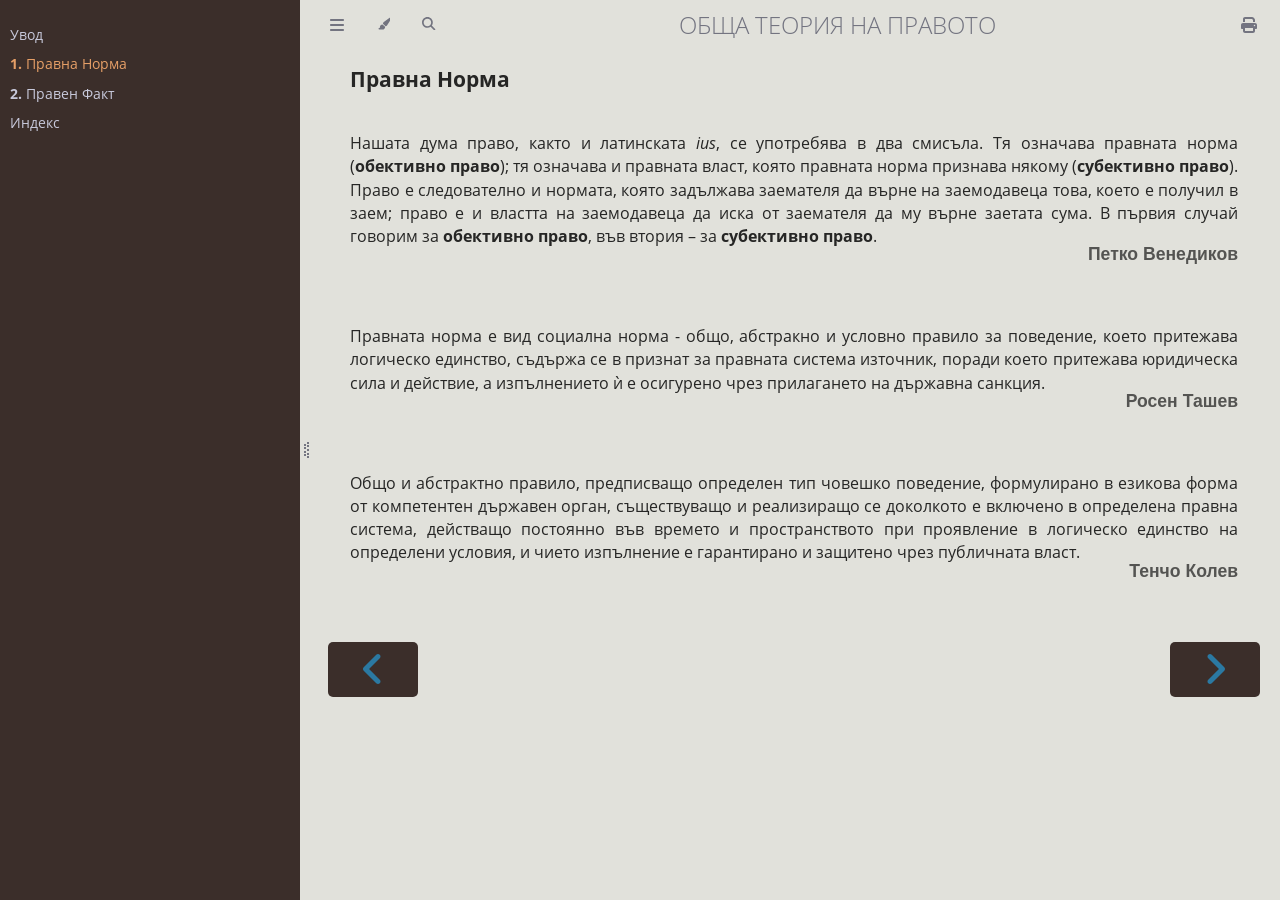
<file: book/legal_norm.html>
<!DOCTYPE HTML>
<html lang="bg" class="rust sidebar-visible" dir="ltr">
    <head>
        <!-- Book generated using mdBook -->
        <meta charset="UTF-8">
        <title>Правна Норма - ОБЩА ТЕОРИЯ НА ПРАВОТО</title>


        <!-- Custom HTML head -->
        <script>
        document.addEventListener("DOMContentLoaded", () => {
          const search = document.getElementById("searchbar");
          
          if (search) {
            search.placeholder = "Търси в книгата...";
          }
        });
        </script>
        
        <script>
        document.addEventListener("DOMContentLoaded", function () {
            const observer = new MutationObserver(translateSearchResults);
        
            observer.observe(document.body, {
                childList: true,
                subtree: true
            });
           
            function translateSearchResults() {
                const el = document.querySelector("#mdbook-searchresults-header");
                const engNoR = "No search results for";
                const engOneR = "1 search result for";
        
                if (el.textContent.startsWith(engNoR)) {
                    el.textContent = el.textContent.replace(
                        engNoR, "Няма намерени резултати за"
                    );
                }
        
                else if (el.textContent.startsWith(engOneR)) {
                    el.textContent = el.textContent.replace(
                        engOneR, "Намерен е един резултат за"
                    );
                }
        
                else if (/^\d+ search results/.test(el.textContent)) {
                    el.textContent = el.textContent.replace(
                        /^(\d+) search results for/,
                        "Намерени са $1 резултата за"
                    );
                }
            }
        });
        </script>
        
        <script>
        // Prefetch all pages
        document.addEventListener("DOMContentLoaded", async () => {
            const ipv4Regex = /^(\d{1,3}\.){3}\d{1,3}$/;
            const hostname = window.location.hostname;
            const isIPv4 = ipv4Regex.test(hostname);
        
            if (isIPv4) {
                console.log(">>> ip4", hostname);
                return;
            }
        
            const links = [...document.querySelectorAll("a")];
        
            const pages = [...new Set(
                links
                    .map(a => a.href)
                    .filter(url =>
                        url.startsWith(location.origin) &&
                        url.endsWith(".html")
                    )
            )];
        
            const prefetched = JSON.parse(
                sessionStorage.getItem("prefetchedPages") || "[]"
            );
        
            const done = new Set(prefetched);
        
            const missing = pages.filter(url => !done.has(url));
        
            await Promise.all(
                missing.map(async url => {
                    await fetch(url, {
                        credentials: "same-origin"
                    });
                    done.add(url);
                })
            );
        
            sessionStorage.setItem(
                "prefetchedPages",
                JSON.stringify([...done])
            );
        });
        </script>
        
        <script>
        document.addEventListener('DOMContentLoaded', function () {
            const title = document.querySelector('.menu-title');
        
            if (title) {
                const link = document.createElement('a');
                link.href = path_to_root + 'intro.html';
                link.textContent = title.textContent;
        
                title.textContent = '';
                title.appendChild(link);
            }
        });
        </script>
        
        <script>
        (function () {
            function patch() {
                if (!window.elasticlunr || !window.elasticlunr.Index) {
                    setTimeout(patch, 50);
                    return;
                }
        
                const proto = window.elasticlunr.Index.prototype;
                if (proto.__bgSearchPatched) return;
        
                const originalSearch = proto.search;
        
                proto.search = function (query, options) {
                    // Use normal mdBook/Elasticlunr search for non-Cyrillic queries.
                    if (!/[А-Яа-яЁё]/.test(query)) {
                        return originalSearch.call(this, query, options);
                    }
        
                    const docs = this.documentStore && this.documentStore.docs;
                    if (!docs) {
                        return originalSearch.call(this, query, options);
                    }
        
                    const terms = query
                        .toLocaleLowerCase('bg-BG')
                        .trim()
                        .split(/\s+/)
                        .filter(Boolean);
        
                    const fields = ['title', 'body', 'breadcrumbs'];
                    const results = [];
        
                    Object.keys(docs).forEach(function (id) {
                        const doc = docs[id];
        
                        const text = fields
                            .map(function (field) {
                                return doc[field] || '';
                            })
                            .join(' ')
                            .toLocaleLowerCase('bg-BG');
        
                        // AND: every searched Bulgarian word must occur.
                        if (terms.every(function (term) {
                            return text.indexOf(term) !== -1;
                        })) {
                            results.push({
                                ref: id,
                                score: terms.reduce(function (score, term) {
                                    return score + (text.indexOf(term) !== -1 ? 1 : 0);
                                }, 0),
                                doc: doc
                            });
                        }
                    });
        
                    return results;
                };
        
                proto.__bgSearchPatched = true;
            }
        
            patch();
        })();
        </script>

        <meta name="description" content="">
        <meta name="viewport" content="width=device-width, initial-scale=1">
        <meta name="theme-color" content="#ffffff">

        <link rel="icon" href="favicon-de23e50b.svg">
        <link rel="shortcut icon" href="favicon-8114d1fc.png">
        <link rel="stylesheet" href="css/variables-8adf115d.css">
        <link rel="stylesheet" href="css/general-e96d0476.css">
        <link rel="stylesheet" href="css/chrome-d279d366.css">
        <link rel="stylesheet" href="css/print-9e4910d8.css" media="print">

        <!-- Fonts -->
        <link rel="stylesheet" href="fonts/fonts-9644e21d.css">

        <!-- Highlight.js Stylesheets -->
        <link rel="stylesheet" id="mdbook-highlight-css" href="highlight-493f70e1.css">
        <link rel="stylesheet" id="mdbook-tomorrow-night-css" href="tomorrow-night-4c0ae647.css">
        <link rel="stylesheet" id="mdbook-ayu-highlight-css" href="ayu-highlight-3fdfc3ac.css">

        <!-- Custom theme stylesheets -->
        <link rel="stylesheet" href="theme/css/custom-15e5accb.css">


        <!-- Provide site root and default themes to javascript -->
        <script>
            const path_to_root = "";
            const default_light_theme = "rust";
            const default_dark_theme = "rust";
            window.path_to_searchindex_js = "searchindex-b0e32b39.js";
        </script>
        <!-- Start loading toc.js asap -->
        <script src="toc-b5f6d1d1.js"></script>
    </head>
    <body>
    <div id="mdbook-help-container">
        <div id="mdbook-help-popup">
            <h2 class="mdbook-help-title">Keyboard shortcuts</h2>
            <div>
                <p>Press <kbd>←</kbd> or <kbd>→</kbd> to navigate between chapters</p>
                <p>Press <kbd>S</kbd> or <kbd>/</kbd> to search in the book</p>
                <p>Press <kbd>?</kbd> to show this help</p>
                <p>Press <kbd>Esc</kbd> to hide this help</p>
            </div>
        </div>
    </div>
    <div id="mdbook-body-container">
        <!-- Work around some values being stored in localStorage wrapped in quotes -->
        <script>
            try {
                let theme = localStorage.getItem('mdbook-theme');
                let sidebar = localStorage.getItem('mdbook-sidebar');

                if (theme.startsWith('"') && theme.endsWith('"')) {
                    localStorage.setItem('mdbook-theme', theme.slice(1, theme.length - 1));
                }

                if (sidebar.startsWith('"') && sidebar.endsWith('"')) {
                    localStorage.setItem('mdbook-sidebar', sidebar.slice(1, sidebar.length - 1));
                }
            } catch (e) { }
        </script>

        <!-- Set the theme before any content is loaded, prevents flash -->
        <script>
            const default_theme = window.matchMedia("(prefers-color-scheme: dark)").matches ? default_dark_theme : default_light_theme;
            let theme;
            try { theme = localStorage.getItem('mdbook-theme'); } catch(e) { }
            if (theme === null || theme === undefined) { theme = default_theme; }
            const html = document.documentElement;
            html.classList.remove('rust')
            html.classList.add(theme);
            html.classList.add("js");
        </script>

        <input type="checkbox" id="mdbook-sidebar-toggle-anchor" class="hidden">

        <!-- Hide / unhide sidebar before it is displayed -->
        <script>
            let sidebar = null;
            const sidebar_toggle = document.getElementById("mdbook-sidebar-toggle-anchor");
            if (document.body.clientWidth >= 1080) {
                try { sidebar = localStorage.getItem('mdbook-sidebar'); } catch(e) { }
                sidebar = sidebar || 'visible';
            } else {
                sidebar = 'hidden';
                sidebar_toggle.checked = false;
            }
            if (sidebar === 'visible') {
                sidebar_toggle.checked = true;
            } else {
                html.classList.remove('sidebar-visible');
            }
        </script>

        <nav id="mdbook-sidebar" class="sidebar" aria-label="Table of contents">
            <!-- populated by js -->
            <mdbook-sidebar-scrollbox class="sidebar-scrollbox"></mdbook-sidebar-scrollbox>
            <noscript>
                <iframe class="sidebar-iframe-outer" src="toc.html"></iframe>
            </noscript>
            <div id="mdbook-sidebar-resize-handle" class="sidebar-resize-handle">
                <div class="sidebar-resize-indicator"></div>
            </div>
        </nav>

        <div id="mdbook-page-wrapper" class="page-wrapper">

            <div class="page">
                <div id="mdbook-menu-bar-hover-placeholder"></div>
                <div id="mdbook-menu-bar" class="menu-bar sticky">
                    <div class="left-buttons">
                        <label id="mdbook-sidebar-toggle" class="icon-button" for="mdbook-sidebar-toggle-anchor" title="Toggle Table of Contents" aria-label="Toggle Table of Contents" aria-controls="mdbook-sidebar">
                            <span class=fa-svg><svg xmlns="http://www.w3.org/2000/svg" viewBox="0 0 448 512"><!--! Font Awesome Free 6.2.0 by @fontawesome - https://fontawesome.com License - https://fontawesome.com/license/free (Icons: CC BY 4.0, Fonts: SIL OFL 1.1, Code: MIT License) Copyright 2022 Fonticons, Inc. --><path d="M0 96C0 78.3 14.3 64 32 64H416c17.7 0 32 14.3 32 32s-14.3 32-32 32H32C14.3 128 0 113.7 0 96zM0 256c0-17.7 14.3-32 32-32H416c17.7 0 32 14.3 32 32s-14.3 32-32 32H32c-17.7 0-32-14.3-32-32zM448 416c0 17.7-14.3 32-32 32H32c-17.7 0-32-14.3-32-32s14.3-32 32-32H416c17.7 0 32 14.3 32 32z"/></svg></span>
                        </label>
                        <button id="mdbook-theme-toggle" class="icon-button" type="button" title="Change theme" aria-label="Change theme" aria-haspopup="true" aria-expanded="false" aria-controls="mdbook-theme-list">
                            <span class=fa-svg><svg xmlns="http://www.w3.org/2000/svg" viewBox="0 0 576 512"><!--! Font Awesome Free 6.2.0 by @fontawesome - https://fontawesome.com License - https://fontawesome.com/license/free (Icons: CC BY 4.0, Fonts: SIL OFL 1.1, Code: MIT License) Copyright 2022 Fonticons, Inc. --><path d="M371.3 367.1c27.3-3.9 51.9-19.4 67.2-42.9L600.2 74.1c12.6-19.5 9.4-45.3-7.6-61.2S549.7-4.4 531.1 9.6L294.4 187.2c-24 18-38.2 46.1-38.4 76.1L371.3 367.1zm-19.6 25.4l-116-104.4C175.9 290.3 128 339.6 128 400c0 3.9 .2 7.8 .6 11.6c1.8 17.5-10.2 36.4-27.8 36.4H96c-17.7 0-32 14.3-32 32s14.3 32 32 32H240c61.9 0 112-50.1 112-112c0-2.5-.1-5-.2-7.5z"/></svg></span>
                        </button>
                        <ul id="mdbook-theme-list" class="theme-popup" aria-label="Themes" role="menu">
                            <li role="none"><button role="menuitem" class="theme" id="mdbook-theme-default_theme">Auto</button></li>
                            <li role="none"><button role="menuitem" class="theme" id="mdbook-theme-light">Light</button></li>
                            <li role="none"><button role="menuitem" class="theme" id="mdbook-theme-rust">Rust</button></li>
                            <li role="none"><button role="menuitem" class="theme" id="mdbook-theme-coal">Coal</button></li>
                            <li role="none"><button role="menuitem" class="theme" id="mdbook-theme-navy">Navy</button></li>
                            <li role="none"><button role="menuitem" class="theme" id="mdbook-theme-ayu">Ayu</button></li>
                        </ul>
                        <button id="mdbook-search-toggle" class="icon-button" type="button" title="Search (`/`)" aria-label="Toggle Searchbar" aria-expanded="false" aria-keyshortcuts="/ s" aria-controls="mdbook-searchbar">
                            <span class=fa-svg><svg xmlns="http://www.w3.org/2000/svg" viewBox="0 0 512 512"><!--! Font Awesome Free 6.2.0 by @fontawesome - https://fontawesome.com License - https://fontawesome.com/license/free (Icons: CC BY 4.0, Fonts: SIL OFL 1.1, Code: MIT License) Copyright 2022 Fonticons, Inc. --><path d="M416 208c0 45.9-14.9 88.3-40 122.7L502.6 457.4c12.5 12.5 12.5 32.8 0 45.3s-32.8 12.5-45.3 0L330.7 376c-34.4 25.2-76.8 40-122.7 40C93.1 416 0 322.9 0 208S93.1 0 208 0S416 93.1 416 208zM208 352c79.5 0 144-64.5 144-144s-64.5-144-144-144S64 128.5 64 208s64.5 144 144 144z"/></svg></span>
                        </button>
                    </div>

                    <h1 class="menu-title">ОБЩА ТЕОРИЯ НА ПРАВОТО</h1>

                    <div class="right-buttons">
                        <a href="print.html" title="Print this book" aria-label="Print this book">
                            <span class=fa-svg id="print-button"><svg xmlns="http://www.w3.org/2000/svg" viewBox="0 0 512 512"><!--! Font Awesome Free 6.2.0 by @fontawesome - https://fontawesome.com License - https://fontawesome.com/license/free (Icons: CC BY 4.0, Fonts: SIL OFL 1.1, Code: MIT License) Copyright 2022 Fonticons, Inc. --><path d="M128 0C92.7 0 64 28.7 64 64v96h64V64H354.7L384 93.3V160h64V93.3c0-17-6.7-33.3-18.7-45.3L400 18.7C388 6.7 371.7 0 354.7 0H128zM384 352v32 64H128V384 368 352H384zm64 32h32c17.7 0 32-14.3 32-32V256c0-35.3-28.7-64-64-64H64c-35.3 0-64 28.7-64 64v96c0 17.7 14.3 32 32 32H64v64c0 35.3 28.7 64 64 64H384c35.3 0 64-28.7 64-64V384zm-16-88c-13.3 0-24-10.7-24-24s10.7-24 24-24s24 10.7 24 24s-10.7 24-24 24z"/></svg></span>
                        </a>

                    </div>
                </div>

                <div id="mdbook-search-wrapper" class="hidden">
                    <form id="mdbook-searchbar-outer" class="searchbar-outer">
                        <div class="search-wrapper">
                            <input type="search" id="mdbook-searchbar" name="searchbar" placeholder="Search this book ..." aria-controls="mdbook-searchresults-outer" aria-describedby="searchresults-header">
                            <div class="spinner-wrapper">
                                <span class=fa-svg id="fa-spin"><svg xmlns="http://www.w3.org/2000/svg" viewBox="0 0 512 512"><!--! Font Awesome Free 6.2.0 by @fontawesome - https://fontawesome.com License - https://fontawesome.com/license/free (Icons: CC BY 4.0, Fonts: SIL OFL 1.1, Code: MIT License) Copyright 2022 Fonticons, Inc. --><path d="M304 48c0-26.5-21.5-48-48-48s-48 21.5-48 48s21.5 48 48 48s48-21.5 48-48zm0 416c0-26.5-21.5-48-48-48s-48 21.5-48 48s21.5 48 48 48s48-21.5 48-48zM48 304c26.5 0 48-21.5 48-48s-21.5-48-48-48s-48 21.5-48 48s21.5 48 48 48zm464-48c0-26.5-21.5-48-48-48s-48 21.5-48 48s21.5 48 48 48s48-21.5 48-48zM142.9 437c18.7-18.7 18.7-49.1 0-67.9s-49.1-18.7-67.9 0s-18.7 49.1 0 67.9s49.1 18.7 67.9 0zm0-294.2c18.7-18.7 18.7-49.1 0-67.9S93.7 56.2 75 75s-18.7 49.1 0 67.9s49.1 18.7 67.9 0zM369.1 437c18.7 18.7 49.1 18.7 67.9 0s18.7-49.1 0-67.9s-49.1-18.7-67.9 0s-18.7 49.1 0 67.9z"/></svg></span>
                            </div>
                        </div>
                    </form>
                    <div id="mdbook-searchresults-outer" class="searchresults-outer hidden">
                        <div id="mdbook-searchresults-header" class="searchresults-header"></div>
                        <ul id="mdbook-searchresults">
                        </ul>
                    </div>
                </div>

                <!-- Apply ARIA attributes after the sidebar and the sidebar toggle button are added to the DOM -->
                <script>
                    document.getElementById('mdbook-sidebar-toggle').setAttribute('aria-expanded', sidebar === 'visible');
                    document.getElementById('mdbook-sidebar').setAttribute('aria-hidden', sidebar !== 'visible');
                    Array.from(document.querySelectorAll('#mdbook-sidebar a')).forEach(function(link) {
                        link.setAttribute('tabIndex', sidebar === 'visible' ? 0 : -1);
                    });
                </script>

                <div id="mdbook-content" class="content">
                    <main>
                        <h1 id="правна-норма"><a class="header" href="#правна-норма">Правна Норма</a></h1>
<p><br>Нашата дума право, както и латинската <em>ius</em>, се употребява в два смисъла. Тя означава правната норма (<strong>обективно право</strong>); тя означава и правната власт, която правната норма признава някому (<strong>субективно право</strong>). Право е следователно и нормата, която задължава заемателя да върне на заемодавеца това, което е получил в заем; право е и властта на заемодавеца да иска от заемателя да му върне заетата сума. В първия случай говорим за <strong>обективно право</strong>, във втория – за <strong>субективно право</strong>.</p>
<div class="author">Петко Венедиков</div>

<p>Правната норма е вид социална норма - общо, абстракно и условно правило за поведение, което притежава логическо единство, съдържа се в признат за правната система източник, поради което притежава юридическа сила и действие, а изпълнението ѝ е осигурено чрез  прилагането на държавна санкция.</p>
<div class="author">Росен Ташев</div>

<p>Общо и абстрактно правило, предписващо определен тип човешко поведение, формулирано в езикова форма от компетентен държавен орган, съществуващо и реализиращо се доколкото е включено в определена правна система, действащо постоянно във времето и пространството при проявление в логическо единство на определени условия, и чието изпълнение е гарантирано и защитено чрез публичната власт.</p>
<div class="author">Тенчо Колев</div>

                    </main>

                    <nav class="nav-wrapper" aria-label="Page navigation">
                        <!-- Mobile navigation buttons -->
                            <a rel="prev" href="intro.html" class="mobile-nav-chapters previous" title="Previous chapter" aria-label="Previous chapter" aria-keyshortcuts="Left">
                                <span class=fa-svg><svg xmlns="http://www.w3.org/2000/svg" viewBox="0 0 320 512"><!--! Font Awesome Free 6.2.0 by @fontawesome - https://fontawesome.com License - https://fontawesome.com/license/free (Icons: CC BY 4.0, Fonts: SIL OFL 1.1, Code: MIT License) Copyright 2022 Fonticons, Inc. --><path d="M41.4 233.4c-12.5 12.5-12.5 32.8 0 45.3l160 160c12.5 12.5 32.8 12.5 45.3 0s12.5-32.8 0-45.3L109.3 256 246.6 118.6c12.5-12.5 12.5-32.8 0-45.3s-32.8-12.5-45.3 0l-160 160z"/></svg></span>
                            </a>

                            <a rel="next prefetch" href="legal_fact.html" class="mobile-nav-chapters next" title="Next chapter" aria-label="Next chapter" aria-keyshortcuts="Right">
                                <span class=fa-svg><svg xmlns="http://www.w3.org/2000/svg" viewBox="0 0 320 512"><!--! Font Awesome Free 6.2.0 by @fontawesome - https://fontawesome.com License - https://fontawesome.com/license/free (Icons: CC BY 4.0, Fonts: SIL OFL 1.1, Code: MIT License) Copyright 2022 Fonticons, Inc. --><path d="M278.6 233.4c12.5 12.5 12.5 32.8 0 45.3l-160 160c-12.5 12.5-32.8 12.5-45.3 0s-12.5-32.8 0-45.3L210.7 256 73.4 118.6c-12.5-12.5-12.5-32.8 0-45.3s32.8-12.5 45.3 0l160 160z"/></svg></span>
                            </a>

                        <div style="clear: both"></div>
                    </nav>
                </div>
            </div>

            <nav class="nav-wide-wrapper" aria-label="Page navigation">
                    <a rel="prev" href="intro.html" class="nav-chapters previous" title="Previous chapter" aria-label="Previous chapter" aria-keyshortcuts="Left">
                        <span class=fa-svg><svg xmlns="http://www.w3.org/2000/svg" viewBox="0 0 320 512"><!--! Font Awesome Free 6.2.0 by @fontawesome - https://fontawesome.com License - https://fontawesome.com/license/free (Icons: CC BY 4.0, Fonts: SIL OFL 1.1, Code: MIT License) Copyright 2022 Fonticons, Inc. --><path d="M41.4 233.4c-12.5 12.5-12.5 32.8 0 45.3l160 160c12.5 12.5 32.8 12.5 45.3 0s12.5-32.8 0-45.3L109.3 256 246.6 118.6c12.5-12.5 12.5-32.8 0-45.3s-32.8-12.5-45.3 0l-160 160z"/></svg></span>
                    </a>

                    <a rel="next prefetch" href="legal_fact.html" class="nav-chapters next" title="Next chapter" aria-label="Next chapter" aria-keyshortcuts="Right">
                        <span class=fa-svg><svg xmlns="http://www.w3.org/2000/svg" viewBox="0 0 320 512"><!--! Font Awesome Free 6.2.0 by @fontawesome - https://fontawesome.com License - https://fontawesome.com/license/free (Icons: CC BY 4.0, Fonts: SIL OFL 1.1, Code: MIT License) Copyright 2022 Fonticons, Inc. --><path d="M278.6 233.4c12.5 12.5 12.5 32.8 0 45.3l-160 160c-12.5 12.5-32.8 12.5-45.3 0s-12.5-32.8 0-45.3L210.7 256 73.4 118.6c-12.5-12.5-12.5-32.8 0-45.3s32.8-12.5 45.3 0l160 160z"/></svg></span>
                    </a>
            </nav>

        </div>

        <template id=fa-eye><span class=fa-svg><svg xmlns="http://www.w3.org/2000/svg" viewBox="0 0 576 512"><!--! Font Awesome Free 6.2.0 by @fontawesome - https://fontawesome.com License - https://fontawesome.com/license/free (Icons: CC BY 4.0, Fonts: SIL OFL 1.1, Code: MIT License) Copyright 2022 Fonticons, Inc. --><path d="M288 32c-80.8 0-145.5 36.8-192.6 80.6C48.6 156 17.3 208 2.5 243.7c-3.3 7.9-3.3 16.7 0 24.6C17.3 304 48.6 356 95.4 399.4C142.5 443.2 207.2 480 288 480s145.5-36.8 192.6-80.6c46.8-43.5 78.1-95.4 93-131.1c3.3-7.9 3.3-16.7 0-24.6c-14.9-35.7-46.2-87.7-93-131.1C433.5 68.8 368.8 32 288 32zM432 256c0 79.5-64.5 144-144 144s-144-64.5-144-144s64.5-144 144-144s144 64.5 144 144zM288 192c0 35.3-28.7 64-64 64c-11.5 0-22.3-3-31.6-8.4c-.2 2.8-.4 5.5-.4 8.4c0 53 43 96 96 96s96-43 96-96s-43-96-96-96c-2.8 0-5.6 .1-8.4 .4c5.3 9.3 8.4 20.1 8.4 31.6z"/></svg></span></template>
        <template id=fa-eye-slash><span class=fa-svg><svg xmlns="http://www.w3.org/2000/svg" viewBox="0 0 640 512"><!--! Font Awesome Free 6.2.0 by @fontawesome - https://fontawesome.com License - https://fontawesome.com/license/free (Icons: CC BY 4.0, Fonts: SIL OFL 1.1, Code: MIT License) Copyright 2022 Fonticons, Inc. --><path d="M38.8 5.1C28.4-3.1 13.3-1.2 5.1 9.2S-1.2 34.7 9.2 42.9l592 464c10.4 8.2 25.5 6.3 33.7-4.1s6.3-25.5-4.1-33.7L525.6 386.7c39.6-40.6 66.4-86.1 79.9-118.4c3.3-7.9 3.3-16.7 0-24.6c-14.9-35.7-46.2-87.7-93-131.1C465.5 68.8 400.8 32 320 32c-68.2 0-125 26.3-169.3 60.8L38.8 5.1zM223.1 149.5C248.6 126.2 282.7 112 320 112c79.5 0 144 64.5 144 144c0 24.9-6.3 48.3-17.4 68.7L408 294.5c5.2-11.8 8-24.8 8-38.5c0-53-43-96-96-96c-2.8 0-5.6 .1-8.4 .4c5.3 9.3 8.4 20.1 8.4 31.6c0 10.2-2.4 19.8-6.6 28.3l-90.3-70.8zm223.1 298L373 389.9c-16.4 6.5-34.3 10.1-53 10.1c-79.5 0-144-64.5-144-144c0-6.9 .5-13.6 1.4-20.2L83.1 161.5C60.3 191.2 44 220.8 34.5 243.7c-3.3 7.9-3.3 16.7 0 24.6c14.9 35.7 46.2 87.7 93 131.1C174.5 443.2 239.2 480 320 480c47.8 0 89.9-12.9 126.2-32.5z"/></svg></span></template>
        <template id=fa-copy><span class=fa-svg><svg xmlns="http://www.w3.org/2000/svg" viewBox="0 0 512 512"><!--! Font Awesome Free 6.2.0 by @fontawesome - https://fontawesome.com License - https://fontawesome.com/license/free (Icons: CC BY 4.0, Fonts: SIL OFL 1.1, Code: MIT License) Copyright 2022 Fonticons, Inc. --><path d="M502.6 70.63l-61.25-61.25C435.4 3.371 427.2 0 418.7 0H255.1c-35.35 0-64 28.66-64 64l.0195 256C192 355.4 220.7 384 256 384h192c35.2 0 64-28.8 64-64V93.25C512 84.77 508.6 76.63 502.6 70.63zM464 320c0 8.836-7.164 16-16 16H255.1c-8.838 0-16-7.164-16-16L239.1 64.13c0-8.836 7.164-16 16-16h128L384 96c0 17.67 14.33 32 32 32h47.1V320zM272 448c0 8.836-7.164 16-16 16H63.1c-8.838 0-16-7.164-16-16L47.98 192.1c0-8.836 7.164-16 16-16H160V128H63.99c-35.35 0-64 28.65-64 64l.0098 256C.002 483.3 28.66 512 64 512h192c35.2 0 64-28.8 64-64v-32h-47.1L272 448z"/></svg></span></template>
        <template id=fa-play><span class=fa-svg><svg xmlns="http://www.w3.org/2000/svg" viewBox="0 0 384 512"><!--! Font Awesome Free 6.2.0 by @fontawesome - https://fontawesome.com License - https://fontawesome.com/license/free (Icons: CC BY 4.0, Fonts: SIL OFL 1.1, Code: MIT License) Copyright 2022 Fonticons, Inc. --><path d="M73 39c-14.8-9.1-33.4-9.4-48.5-.9S0 62.6 0 80V432c0 17.4 9.4 33.4 24.5 41.9s33.7 8.1 48.5-.9L361 297c14.3-8.7 23-24.2 23-41s-8.7-32.2-23-41L73 39z"/></svg></span></template>
        <template id=fa-clock-rotate-left><span class=fa-svg><svg xmlns="http://www.w3.org/2000/svg" viewBox="0 0 512 512"><!--! Font Awesome Free 6.2.0 by @fontawesome - https://fontawesome.com License - https://fontawesome.com/license/free (Icons: CC BY 4.0, Fonts: SIL OFL 1.1, Code: MIT License) Copyright 2022 Fonticons, Inc. --><path d="M75 75L41 41C25.9 25.9 0 36.6 0 57.9V168c0 13.3 10.7 24 24 24H134.1c21.4 0 32.1-25.9 17-41l-30.8-30.8C155 85.5 203 64 256 64c106 0 192 86 192 192s-86 192-192 192c-40.8 0-78.6-12.7-109.7-34.4c-14.5-10.1-34.4-6.6-44.6 7.9s-6.6 34.4 7.9 44.6C151.2 495 201.7 512 256 512c141.4 0 256-114.6 256-256S397.4 0 256 0C185.3 0 121.3 28.7 75 75zm181 53c-13.3 0-24 10.7-24 24V256c0 6.4 2.5 12.5 7 17l72 72c9.4 9.4 24.6 9.4 33.9 0s9.4-24.6 0-33.9l-65-65V152c0-13.3-10.7-24-24-24z"/></svg></span></template>

        <!-- Livereload script (if served using the cli tool) -->
        <script>
            const wsProtocol = location.protocol === 'https:' ? 'wss:' : 'ws:';
            const wsAddress = wsProtocol + "//" + location.host + "/" + "__livereload";
            const socket = new WebSocket(wsAddress);
            socket.onmessage = function (event) {
                if (event.data === "reload") {
                    socket.close();
                    location.reload();
                }
            };

            window.onbeforeunload = function() {
                socket.close();
            }
        </script>


        <script>
            window.playground_copyable = true;
        </script>


        <script src="elasticlunr-ef4e11c1.min.js"></script>
        <script src="mark-09e88c2c.min.js"></script>
        <script src="searcher-09f2665d.js"></script>

        <script src="clipboard-1626706a.min.js"></script>
        <script src="highlight-abc7f01d.js"></script>
        <script src="book-609e4cb8.js"></script>

        <!-- Custom JS scripts -->



    </div>
    </body>
</html>
</file>
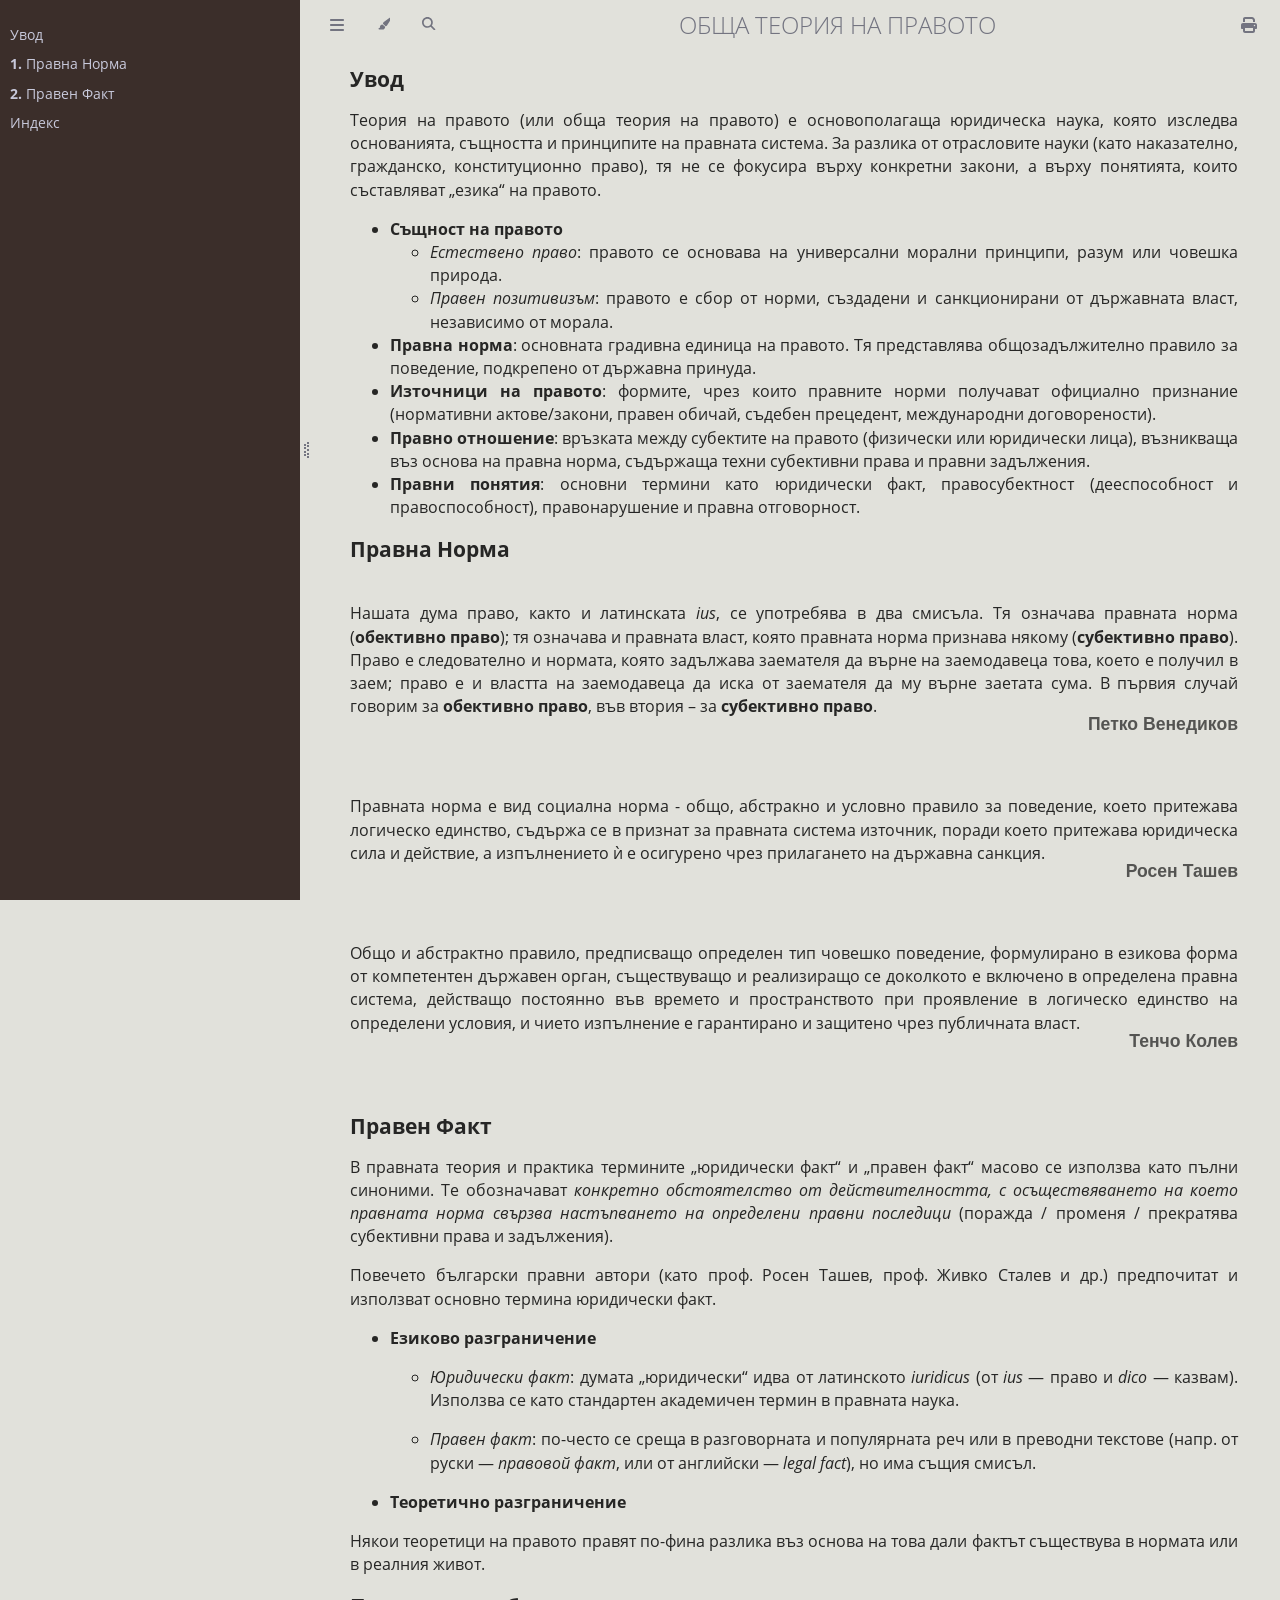
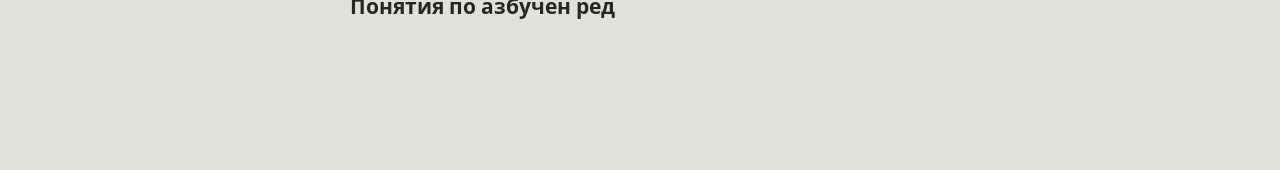
<file: book/print.html>
<!DOCTYPE HTML>
<html lang="bg" class="rust sidebar-visible" dir="ltr">
    <head>
        <!-- Book generated using mdBook -->
        <meta charset="UTF-8">
        <title>ОБЩА ТЕОРИЯ НА ПРАВОТО</title>
        <meta name="robots" content="noindex">


        <!-- Custom HTML head -->
        <script>
        document.addEventListener("DOMContentLoaded", () => {
          const search = document.getElementById("searchbar");
          
          if (search) {
            search.placeholder = "Търси в книгата...";
          }
        });
        </script>
        
        <script>
        document.addEventListener("DOMContentLoaded", function () {
            const observer = new MutationObserver(translateSearchResults);
        
            observer.observe(document.body, {
                childList: true,
                subtree: true
            });
           
            function translateSearchResults() {
                const el = document.querySelector("#mdbook-searchresults-header");
                const engNoR = "No search results for";
                const engOneR = "1 search result for";
        
                if (el.textContent.startsWith(engNoR)) {
                    el.textContent = el.textContent.replace(
                        engNoR, "Няма намерени резултати за"
                    );
                }
        
                else if (el.textContent.startsWith(engOneR)) {
                    el.textContent = el.textContent.replace(
                        engOneR, "Намерен е един резултат за"
                    );
                }
        
                else if (/^\d+ search results/.test(el.textContent)) {
                    el.textContent = el.textContent.replace(
                        /^(\d+) search results for/,
                        "Намерени са $1 резултата за"
                    );
                }
            }
        });
        </script>
        
        <script>
        // Prefetch all pages
        document.addEventListener("DOMContentLoaded", async () => {
            const ipv4Regex = /^(\d{1,3}\.){3}\d{1,3}$/;
            const hostname = window.location.hostname;
            const isIPv4 = ipv4Regex.test(hostname);
        
            if (isIPv4) {
                console.log(">>> ip4", hostname);
                return;
            }
        
            const links = [...document.querySelectorAll("a")];
        
            const pages = [...new Set(
                links
                    .map(a => a.href)
                    .filter(url =>
                        url.startsWith(location.origin) &&
                        url.endsWith(".html")
                    )
            )];
        
            const prefetched = JSON.parse(
                sessionStorage.getItem("prefetchedPages") || "[]"
            );
        
            const done = new Set(prefetched);
        
            const missing = pages.filter(url => !done.has(url));
        
            await Promise.all(
                missing.map(async url => {
                    await fetch(url, {
                        credentials: "same-origin"
                    });
                    done.add(url);
                })
            );
        
            sessionStorage.setItem(
                "prefetchedPages",
                JSON.stringify([...done])
            );
        });
        </script>
        
        <script>
        document.addEventListener('DOMContentLoaded', function () {
            const title = document.querySelector('.menu-title');
        
            if (title) {
                const link = document.createElement('a');
                link.href = path_to_root + 'intro.html';
                link.textContent = title.textContent;
        
                title.textContent = '';
                title.appendChild(link);
            }
        });
        </script>
        
        <script>
        (function () {
            function patch() {
                if (!window.elasticlunr || !window.elasticlunr.Index) {
                    setTimeout(patch, 50);
                    return;
                }
        
                const proto = window.elasticlunr.Index.prototype;
                if (proto.__bgSearchPatched) return;
        
                const originalSearch = proto.search;
        
                proto.search = function (query, options) {
                    // Use normal mdBook/Elasticlunr search for non-Cyrillic queries.
                    if (!/[А-Яа-яЁё]/.test(query)) {
                        return originalSearch.call(this, query, options);
                    }
        
                    const docs = this.documentStore && this.documentStore.docs;
                    if (!docs) {
                        return originalSearch.call(this, query, options);
                    }
        
                    const terms = query
                        .toLocaleLowerCase('bg-BG')
                        .trim()
                        .split(/\s+/)
                        .filter(Boolean);
        
                    const fields = ['title', 'body', 'breadcrumbs'];
                    const results = [];
        
                    Object.keys(docs).forEach(function (id) {
                        const doc = docs[id];
        
                        const text = fields
                            .map(function (field) {
                                return doc[field] || '';
                            })
                            .join(' ')
                            .toLocaleLowerCase('bg-BG');
        
                        // AND: every searched Bulgarian word must occur.
                        if (terms.every(function (term) {
                            return text.indexOf(term) !== -1;
                        })) {
                            results.push({
                                ref: id,
                                score: terms.reduce(function (score, term) {
                                    return score + (text.indexOf(term) !== -1 ? 1 : 0);
                                }, 0),
                                doc: doc
                            });
                        }
                    });
        
                    return results;
                };
        
                proto.__bgSearchPatched = true;
            }
        
            patch();
        })();
        </script>

        <meta name="description" content="">
        <meta name="viewport" content="width=device-width, initial-scale=1">
        <meta name="theme-color" content="#ffffff">

        <link rel="icon" href="favicon-de23e50b.svg">
        <link rel="shortcut icon" href="favicon-8114d1fc.png">
        <link rel="stylesheet" href="css/variables-8adf115d.css">
        <link rel="stylesheet" href="css/general-e96d0476.css">
        <link rel="stylesheet" href="css/chrome-d279d366.css">
        <link rel="stylesheet" href="css/print-9e4910d8.css" media="print">

        <!-- Fonts -->
        <link rel="stylesheet" href="fonts/fonts-9644e21d.css">

        <!-- Highlight.js Stylesheets -->
        <link rel="stylesheet" id="mdbook-highlight-css" href="highlight-493f70e1.css">
        <link rel="stylesheet" id="mdbook-tomorrow-night-css" href="tomorrow-night-4c0ae647.css">
        <link rel="stylesheet" id="mdbook-ayu-highlight-css" href="ayu-highlight-3fdfc3ac.css">

        <!-- Custom theme stylesheets -->
        <link rel="stylesheet" href="theme/css/custom-15e5accb.css">


        <!-- Provide site root and default themes to javascript -->
        <script>
            const path_to_root = "";
            const default_light_theme = "rust";
            const default_dark_theme = "rust";
            window.path_to_searchindex_js = "searchindex-b0e32b39.js";
        </script>
        <!-- Start loading toc.js asap -->
        <script src="toc-b5f6d1d1.js"></script>
    </head>
    <body>
    <div id="mdbook-help-container">
        <div id="mdbook-help-popup">
            <h2 class="mdbook-help-title">Keyboard shortcuts</h2>
            <div>
                <p>Press <kbd>←</kbd> or <kbd>→</kbd> to navigate between chapters</p>
                <p>Press <kbd>S</kbd> or <kbd>/</kbd> to search in the book</p>
                <p>Press <kbd>?</kbd> to show this help</p>
                <p>Press <kbd>Esc</kbd> to hide this help</p>
            </div>
        </div>
    </div>
    <div id="mdbook-body-container">
        <!-- Work around some values being stored in localStorage wrapped in quotes -->
        <script>
            try {
                let theme = localStorage.getItem('mdbook-theme');
                let sidebar = localStorage.getItem('mdbook-sidebar');

                if (theme.startsWith('"') && theme.endsWith('"')) {
                    localStorage.setItem('mdbook-theme', theme.slice(1, theme.length - 1));
                }

                if (sidebar.startsWith('"') && sidebar.endsWith('"')) {
                    localStorage.setItem('mdbook-sidebar', sidebar.slice(1, sidebar.length - 1));
                }
            } catch (e) { }
        </script>

        <!-- Set the theme before any content is loaded, prevents flash -->
        <script>
            const default_theme = window.matchMedia("(prefers-color-scheme: dark)").matches ? default_dark_theme : default_light_theme;
            let theme;
            try { theme = localStorage.getItem('mdbook-theme'); } catch(e) { }
            if (theme === null || theme === undefined) { theme = default_theme; }
            const html = document.documentElement;
            html.classList.remove('rust')
            html.classList.add(theme);
            html.classList.add("js");
        </script>

        <input type="checkbox" id="mdbook-sidebar-toggle-anchor" class="hidden">

        <!-- Hide / unhide sidebar before it is displayed -->
        <script>
            let sidebar = null;
            const sidebar_toggle = document.getElementById("mdbook-sidebar-toggle-anchor");
            if (document.body.clientWidth >= 1080) {
                try { sidebar = localStorage.getItem('mdbook-sidebar'); } catch(e) { }
                sidebar = sidebar || 'visible';
            } else {
                sidebar = 'hidden';
                sidebar_toggle.checked = false;
            }
            if (sidebar === 'visible') {
                sidebar_toggle.checked = true;
            } else {
                html.classList.remove('sidebar-visible');
            }
        </script>

        <nav id="mdbook-sidebar" class="sidebar" aria-label="Table of contents">
            <!-- populated by js -->
            <mdbook-sidebar-scrollbox class="sidebar-scrollbox"></mdbook-sidebar-scrollbox>
            <noscript>
                <iframe class="sidebar-iframe-outer" src="toc.html"></iframe>
            </noscript>
            <div id="mdbook-sidebar-resize-handle" class="sidebar-resize-handle">
                <div class="sidebar-resize-indicator"></div>
            </div>
        </nav>

        <div id="mdbook-page-wrapper" class="page-wrapper">

            <div class="page">
                <div id="mdbook-menu-bar-hover-placeholder"></div>
                <div id="mdbook-menu-bar" class="menu-bar sticky">
                    <div class="left-buttons">
                        <label id="mdbook-sidebar-toggle" class="icon-button" for="mdbook-sidebar-toggle-anchor" title="Toggle Table of Contents" aria-label="Toggle Table of Contents" aria-controls="mdbook-sidebar">
                            <span class=fa-svg><svg xmlns="http://www.w3.org/2000/svg" viewBox="0 0 448 512"><!--! Font Awesome Free 6.2.0 by @fontawesome - https://fontawesome.com License - https://fontawesome.com/license/free (Icons: CC BY 4.0, Fonts: SIL OFL 1.1, Code: MIT License) Copyright 2022 Fonticons, Inc. --><path d="M0 96C0 78.3 14.3 64 32 64H416c17.7 0 32 14.3 32 32s-14.3 32-32 32H32C14.3 128 0 113.7 0 96zM0 256c0-17.7 14.3-32 32-32H416c17.7 0 32 14.3 32 32s-14.3 32-32 32H32c-17.7 0-32-14.3-32-32zM448 416c0 17.7-14.3 32-32 32H32c-17.7 0-32-14.3-32-32s14.3-32 32-32H416c17.7 0 32 14.3 32 32z"/></svg></span>
                        </label>
                        <button id="mdbook-theme-toggle" class="icon-button" type="button" title="Change theme" aria-label="Change theme" aria-haspopup="true" aria-expanded="false" aria-controls="mdbook-theme-list">
                            <span class=fa-svg><svg xmlns="http://www.w3.org/2000/svg" viewBox="0 0 576 512"><!--! Font Awesome Free 6.2.0 by @fontawesome - https://fontawesome.com License - https://fontawesome.com/license/free (Icons: CC BY 4.0, Fonts: SIL OFL 1.1, Code: MIT License) Copyright 2022 Fonticons, Inc. --><path d="M371.3 367.1c27.3-3.9 51.9-19.4 67.2-42.9L600.2 74.1c12.6-19.5 9.4-45.3-7.6-61.2S549.7-4.4 531.1 9.6L294.4 187.2c-24 18-38.2 46.1-38.4 76.1L371.3 367.1zm-19.6 25.4l-116-104.4C175.9 290.3 128 339.6 128 400c0 3.9 .2 7.8 .6 11.6c1.8 17.5-10.2 36.4-27.8 36.4H96c-17.7 0-32 14.3-32 32s14.3 32 32 32H240c61.9 0 112-50.1 112-112c0-2.5-.1-5-.2-7.5z"/></svg></span>
                        </button>
                        <ul id="mdbook-theme-list" class="theme-popup" aria-label="Themes" role="menu">
                            <li role="none"><button role="menuitem" class="theme" id="mdbook-theme-default_theme">Auto</button></li>
                            <li role="none"><button role="menuitem" class="theme" id="mdbook-theme-light">Light</button></li>
                            <li role="none"><button role="menuitem" class="theme" id="mdbook-theme-rust">Rust</button></li>
                            <li role="none"><button role="menuitem" class="theme" id="mdbook-theme-coal">Coal</button></li>
                            <li role="none"><button role="menuitem" class="theme" id="mdbook-theme-navy">Navy</button></li>
                            <li role="none"><button role="menuitem" class="theme" id="mdbook-theme-ayu">Ayu</button></li>
                        </ul>
                        <button id="mdbook-search-toggle" class="icon-button" type="button" title="Search (`/`)" aria-label="Toggle Searchbar" aria-expanded="false" aria-keyshortcuts="/ s" aria-controls="mdbook-searchbar">
                            <span class=fa-svg><svg xmlns="http://www.w3.org/2000/svg" viewBox="0 0 512 512"><!--! Font Awesome Free 6.2.0 by @fontawesome - https://fontawesome.com License - https://fontawesome.com/license/free (Icons: CC BY 4.0, Fonts: SIL OFL 1.1, Code: MIT License) Copyright 2022 Fonticons, Inc. --><path d="M416 208c0 45.9-14.9 88.3-40 122.7L502.6 457.4c12.5 12.5 12.5 32.8 0 45.3s-32.8 12.5-45.3 0L330.7 376c-34.4 25.2-76.8 40-122.7 40C93.1 416 0 322.9 0 208S93.1 0 208 0S416 93.1 416 208zM208 352c79.5 0 144-64.5 144-144s-64.5-144-144-144S64 128.5 64 208s64.5 144 144 144z"/></svg></span>
                        </button>
                    </div>

                    <h1 class="menu-title">ОБЩА ТЕОРИЯ НА ПРАВОТО</h1>

                    <div class="right-buttons">
                        <a href="print.html" title="Print this book" aria-label="Print this book">
                            <span class=fa-svg id="print-button"><svg xmlns="http://www.w3.org/2000/svg" viewBox="0 0 512 512"><!--! Font Awesome Free 6.2.0 by @fontawesome - https://fontawesome.com License - https://fontawesome.com/license/free (Icons: CC BY 4.0, Fonts: SIL OFL 1.1, Code: MIT License) Copyright 2022 Fonticons, Inc. --><path d="M128 0C92.7 0 64 28.7 64 64v96h64V64H354.7L384 93.3V160h64V93.3c0-17-6.7-33.3-18.7-45.3L400 18.7C388 6.7 371.7 0 354.7 0H128zM384 352v32 64H128V384 368 352H384zm64 32h32c17.7 0 32-14.3 32-32V256c0-35.3-28.7-64-64-64H64c-35.3 0-64 28.7-64 64v96c0 17.7 14.3 32 32 32H64v64c0 35.3 28.7 64 64 64H384c35.3 0 64-28.7 64-64V384zm-16-88c-13.3 0-24-10.7-24-24s10.7-24 24-24s24 10.7 24 24s-10.7 24-24 24z"/></svg></span>
                        </a>

                    </div>
                </div>

                <div id="mdbook-search-wrapper" class="hidden">
                    <form id="mdbook-searchbar-outer" class="searchbar-outer">
                        <div class="search-wrapper">
                            <input type="search" id="mdbook-searchbar" name="searchbar" placeholder="Search this book ..." aria-controls="mdbook-searchresults-outer" aria-describedby="searchresults-header">
                            <div class="spinner-wrapper">
                                <span class=fa-svg id="fa-spin"><svg xmlns="http://www.w3.org/2000/svg" viewBox="0 0 512 512"><!--! Font Awesome Free 6.2.0 by @fontawesome - https://fontawesome.com License - https://fontawesome.com/license/free (Icons: CC BY 4.0, Fonts: SIL OFL 1.1, Code: MIT License) Copyright 2022 Fonticons, Inc. --><path d="M304 48c0-26.5-21.5-48-48-48s-48 21.5-48 48s21.5 48 48 48s48-21.5 48-48zm0 416c0-26.5-21.5-48-48-48s-48 21.5-48 48s21.5 48 48 48s48-21.5 48-48zM48 304c26.5 0 48-21.5 48-48s-21.5-48-48-48s-48 21.5-48 48s21.5 48 48 48zm464-48c0-26.5-21.5-48-48-48s-48 21.5-48 48s21.5 48 48 48s48-21.5 48-48zM142.9 437c18.7-18.7 18.7-49.1 0-67.9s-49.1-18.7-67.9 0s-18.7 49.1 0 67.9s49.1 18.7 67.9 0zm0-294.2c18.7-18.7 18.7-49.1 0-67.9S93.7 56.2 75 75s-18.7 49.1 0 67.9s49.1 18.7 67.9 0zM369.1 437c18.7 18.7 49.1 18.7 67.9 0s18.7-49.1 0-67.9s-49.1-18.7-67.9 0s-18.7 49.1 0 67.9z"/></svg></span>
                            </div>
                        </div>
                    </form>
                    <div id="mdbook-searchresults-outer" class="searchresults-outer hidden">
                        <div id="mdbook-searchresults-header" class="searchresults-header"></div>
                        <ul id="mdbook-searchresults">
                        </ul>
                    </div>
                </div>

                <!-- Apply ARIA attributes after the sidebar and the sidebar toggle button are added to the DOM -->
                <script>
                    document.getElementById('mdbook-sidebar-toggle').setAttribute('aria-expanded', sidebar === 'visible');
                    document.getElementById('mdbook-sidebar').setAttribute('aria-hidden', sidebar !== 'visible');
                    Array.from(document.querySelectorAll('#mdbook-sidebar a')).forEach(function(link) {
                        link.setAttribute('tabIndex', sidebar === 'visible' ? 0 : -1);
                    });
                </script>

                <div id="mdbook-content" class="content">
                    <main>
                        <h1 id="увод"><a href="#увод" class="header">Увод</a></h1>
<p>Теория на правото (или обща теория на правото) е основополагаща юридическа наука, която изследва основанията, същността и принципите на правната система. За разлика от отрасловите науки (като наказателно, гражданско, конституционно право), тя не се фокусира върху конкретни закони, а върху понятията, които съставляват „езика“ на правото.</p>
<ul>
<li><strong>Същност на правото</strong>
<ul>
<li><em>Естествено право</em>: правото се основава на универсални морални принципи, разум или човешка природа.</li>
<li><em>Правен позитивизъм</em>: правото е сбор от норми, създадени и санкционирани от държавната власт, независимо от морала.</li>
</ul>
</li>
<li><strong>Правна норма</strong>: oсновната градивна единица на правото. Тя представлява общозадължително правило за поведение, подкрепено от държавна принуда.</li>
<li><strong>Източници на правото</strong>: формите, чрез които правните норми получават официално признание (нормативни актове/закони, правен обичай, съдебен прецедент, международни договорености).</li>
<li><strong>Правно отношение</strong>: връзката между субектите на правото (физически или юридически лица), възникваща въз основа на правна норма, съдържаща техни субективни права и правни задължения.</li>
<li><strong>Правни понятия</strong>: основни термини като юридически факт, правосубектност (дееспособност и правоспособност), правонарушение и правна отговорност.</li>
</ul>
<div style="break-before: page; page-break-before: always;"></div>
<h1 id="правна-норма"><a class="header" href="#правна-норма">Правна Норма</a></h1>
<p><br>Нашата дума право, както и латинската <em>ius</em>, се употребява в два смисъла. Тя означава правната норма (<strong>обективно право</strong>); тя означава и правната власт, която правната норма признава някому (<strong>субективно право</strong>). Право е следователно и нормата, която задължава заемателя да върне на заемодавеца това, което е получил в заем; право е и властта на заемодавеца да иска от заемателя да му върне заетата сума. В първия случай говорим за <strong>обективно право</strong>, във втория – за <strong>субективно право</strong>.</p>
<div class="author">Петко Венедиков</div>

<p>Правната норма е вид социална норма - общо, абстракно и условно правило за поведение, което притежава логическо единство, съдържа се в признат за правната система източник, поради което притежава юридическа сила и действие, а изпълнението ѝ е осигурено чрез  прилагането на държавна санкция.</p>
<div class="author">Росен Ташев</div>

<p>Общо и абстрактно правило, предписващо определен тип човешко поведение, формулирано в езикова форма от компетентен държавен орган, съществуващо и реализиращо се доколкото е включено в определена правна система, действащо постоянно във времето и пространството при проявление в логическо единство на определени условия, и чието изпълнение е гарантирано и защитено чрез публичната власт.</p>
<div class="author">Тенчо Колев</div>
<div style="break-before: page; page-break-before: always;"></div>
<h1 id="правен-факт"><a class="header" href="#правен-факт">Правен Факт</a></h1>
<p>В правната теория и практика термините „юридически факт“ и „правен факт“ масово се използва като пълни синоними. Те обозначават <em>конкретно обстоятелство от действителността, с осъществяването на което правната норма свързва настъпването на определени правни последици</em> (поражда / променя / прекратява субективни права и задължения).</p>
<p>Повечето български правни автори (като проф. Росен Ташев, проф. Живко Сталев и др.) предпочитат и използват основно термина юридически факт.</p>
<ul>
<li>
<p><strong>Езиково разграничение</strong></p>
<ul>
<li>
<p><em>Юридически факт</em>: думата „юридически“ идва от латинското <em>iuridicus</em> (от <em>ius</em> — право и <em>dico</em> — казвам). Използва се като стандартен академичен термин в правната наука.</p>
</li>
<li>
<p><em>Правен факт</em>: по-често се среща в разговорната и популярната реч или в преводни текстове (напр. от руски — <em>правовой факт</em>, или от английски — <em>legal fact</em>), но има същия смисъл.</p>
</li>
</ul>
</li>
<li>
<p><strong>Теоретично разграничение</strong></p>
</li>
</ul>
<p>Някои теоретици на правото правят по-фина разлика въз основа на това дали фактът съществува в нормата или в реалния живот.</p>
<div style="break-before: page; page-break-before: always;"></div>
<h1 id="понятия-по-азбучен-ред"><a class="header" href="#понятия-по-азбучен-ред">Понятия по азбучен ред</a></h1>

                    </main>

                    <nav class="nav-wrapper" aria-label="Page navigation">
                        <!-- Mobile navigation buttons -->


                        <div style="clear: both"></div>
                    </nav>
                </div>
            </div>

            <nav class="nav-wide-wrapper" aria-label="Page navigation">

            </nav>

        </div>

        <template id=fa-eye><span class=fa-svg><svg xmlns="http://www.w3.org/2000/svg" viewBox="0 0 576 512"><!--! Font Awesome Free 6.2.0 by @fontawesome - https://fontawesome.com License - https://fontawesome.com/license/free (Icons: CC BY 4.0, Fonts: SIL OFL 1.1, Code: MIT License) Copyright 2022 Fonticons, Inc. --><path d="M288 32c-80.8 0-145.5 36.8-192.6 80.6C48.6 156 17.3 208 2.5 243.7c-3.3 7.9-3.3 16.7 0 24.6C17.3 304 48.6 356 95.4 399.4C142.5 443.2 207.2 480 288 480s145.5-36.8 192.6-80.6c46.8-43.5 78.1-95.4 93-131.1c3.3-7.9 3.3-16.7 0-24.6c-14.9-35.7-46.2-87.7-93-131.1C433.5 68.8 368.8 32 288 32zM432 256c0 79.5-64.5 144-144 144s-144-64.5-144-144s64.5-144 144-144s144 64.5 144 144zM288 192c0 35.3-28.7 64-64 64c-11.5 0-22.3-3-31.6-8.4c-.2 2.8-.4 5.5-.4 8.4c0 53 43 96 96 96s96-43 96-96s-43-96-96-96c-2.8 0-5.6 .1-8.4 .4c5.3 9.3 8.4 20.1 8.4 31.6z"/></svg></span></template>
        <template id=fa-eye-slash><span class=fa-svg><svg xmlns="http://www.w3.org/2000/svg" viewBox="0 0 640 512"><!--! Font Awesome Free 6.2.0 by @fontawesome - https://fontawesome.com License - https://fontawesome.com/license/free (Icons: CC BY 4.0, Fonts: SIL OFL 1.1, Code: MIT License) Copyright 2022 Fonticons, Inc. --><path d="M38.8 5.1C28.4-3.1 13.3-1.2 5.1 9.2S-1.2 34.7 9.2 42.9l592 464c10.4 8.2 25.5 6.3 33.7-4.1s6.3-25.5-4.1-33.7L525.6 386.7c39.6-40.6 66.4-86.1 79.9-118.4c3.3-7.9 3.3-16.7 0-24.6c-14.9-35.7-46.2-87.7-93-131.1C465.5 68.8 400.8 32 320 32c-68.2 0-125 26.3-169.3 60.8L38.8 5.1zM223.1 149.5C248.6 126.2 282.7 112 320 112c79.5 0 144 64.5 144 144c0 24.9-6.3 48.3-17.4 68.7L408 294.5c5.2-11.8 8-24.8 8-38.5c0-53-43-96-96-96c-2.8 0-5.6 .1-8.4 .4c5.3 9.3 8.4 20.1 8.4 31.6c0 10.2-2.4 19.8-6.6 28.3l-90.3-70.8zm223.1 298L373 389.9c-16.4 6.5-34.3 10.1-53 10.1c-79.5 0-144-64.5-144-144c0-6.9 .5-13.6 1.4-20.2L83.1 161.5C60.3 191.2 44 220.8 34.5 243.7c-3.3 7.9-3.3 16.7 0 24.6c14.9 35.7 46.2 87.7 93 131.1C174.5 443.2 239.2 480 320 480c47.8 0 89.9-12.9 126.2-32.5z"/></svg></span></template>
        <template id=fa-copy><span class=fa-svg><svg xmlns="http://www.w3.org/2000/svg" viewBox="0 0 512 512"><!--! Font Awesome Free 6.2.0 by @fontawesome - https://fontawesome.com License - https://fontawesome.com/license/free (Icons: CC BY 4.0, Fonts: SIL OFL 1.1, Code: MIT License) Copyright 2022 Fonticons, Inc. --><path d="M502.6 70.63l-61.25-61.25C435.4 3.371 427.2 0 418.7 0H255.1c-35.35 0-64 28.66-64 64l.0195 256C192 355.4 220.7 384 256 384h192c35.2 0 64-28.8 64-64V93.25C512 84.77 508.6 76.63 502.6 70.63zM464 320c0 8.836-7.164 16-16 16H255.1c-8.838 0-16-7.164-16-16L239.1 64.13c0-8.836 7.164-16 16-16h128L384 96c0 17.67 14.33 32 32 32h47.1V320zM272 448c0 8.836-7.164 16-16 16H63.1c-8.838 0-16-7.164-16-16L47.98 192.1c0-8.836 7.164-16 16-16H160V128H63.99c-35.35 0-64 28.65-64 64l.0098 256C.002 483.3 28.66 512 64 512h192c35.2 0 64-28.8 64-64v-32h-47.1L272 448z"/></svg></span></template>
        <template id=fa-play><span class=fa-svg><svg xmlns="http://www.w3.org/2000/svg" viewBox="0 0 384 512"><!--! Font Awesome Free 6.2.0 by @fontawesome - https://fontawesome.com License - https://fontawesome.com/license/free (Icons: CC BY 4.0, Fonts: SIL OFL 1.1, Code: MIT License) Copyright 2022 Fonticons, Inc. --><path d="M73 39c-14.8-9.1-33.4-9.4-48.5-.9S0 62.6 0 80V432c0 17.4 9.4 33.4 24.5 41.9s33.7 8.1 48.5-.9L361 297c14.3-8.7 23-24.2 23-41s-8.7-32.2-23-41L73 39z"/></svg></span></template>
        <template id=fa-clock-rotate-left><span class=fa-svg><svg xmlns="http://www.w3.org/2000/svg" viewBox="0 0 512 512"><!--! Font Awesome Free 6.2.0 by @fontawesome - https://fontawesome.com License - https://fontawesome.com/license/free (Icons: CC BY 4.0, Fonts: SIL OFL 1.1, Code: MIT License) Copyright 2022 Fonticons, Inc. --><path d="M75 75L41 41C25.9 25.9 0 36.6 0 57.9V168c0 13.3 10.7 24 24 24H134.1c21.4 0 32.1-25.9 17-41l-30.8-30.8C155 85.5 203 64 256 64c106 0 192 86 192 192s-86 192-192 192c-40.8 0-78.6-12.7-109.7-34.4c-14.5-10.1-34.4-6.6-44.6 7.9s-6.6 34.4 7.9 44.6C151.2 495 201.7 512 256 512c141.4 0 256-114.6 256-256S397.4 0 256 0C185.3 0 121.3 28.7 75 75zm181 53c-13.3 0-24 10.7-24 24V256c0 6.4 2.5 12.5 7 17l72 72c9.4 9.4 24.6 9.4 33.9 0s9.4-24.6 0-33.9l-65-65V152c0-13.3-10.7-24-24-24z"/></svg></span></template>

        <!-- Livereload script (if served using the cli tool) -->
        <script>
            const wsProtocol = location.protocol === 'https:' ? 'wss:' : 'ws:';
            const wsAddress = wsProtocol + "//" + location.host + "/" + "__livereload";
            const socket = new WebSocket(wsAddress);
            socket.onmessage = function (event) {
                if (event.data === "reload") {
                    socket.close();
                    location.reload();
                }
            };

            window.onbeforeunload = function() {
                socket.close();
            }
        </script>


        <script>
            window.playground_copyable = true;
        </script>


        <script src="elasticlunr-ef4e11c1.min.js"></script>
        <script src="mark-09e88c2c.min.js"></script>
        <script src="searcher-09f2665d.js"></script>

        <script src="clipboard-1626706a.min.js"></script>
        <script src="highlight-abc7f01d.js"></script>
        <script src="book-609e4cb8.js"></script>

        <!-- Custom JS scripts -->

        <script>
        window.addEventListener('load', function() {
            window.setTimeout(window.print, 100);
        });
        </script>


    </div>
    </body>
</html>
</file>
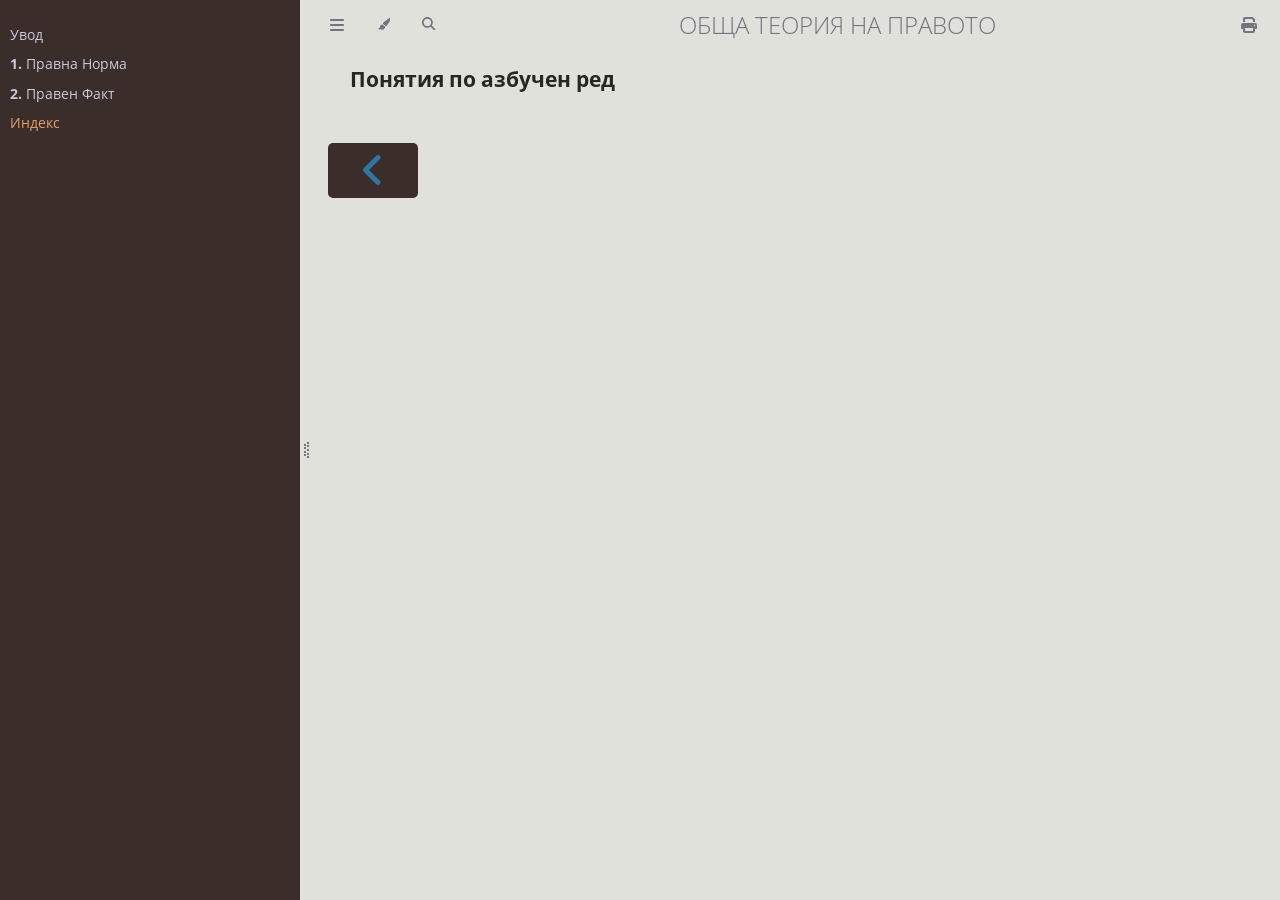
<file: book/terms.html>
<!DOCTYPE HTML>
<html lang="bg" class="rust sidebar-visible" dir="ltr">
    <head>
        <!-- Book generated using mdBook -->
        <meta charset="UTF-8">
        <title>Индекс - ОБЩА ТЕОРИЯ НА ПРАВОТО</title>


        <!-- Custom HTML head -->
        <script>
        document.addEventListener("DOMContentLoaded", () => {
          const search = document.getElementById("searchbar");
          
          if (search) {
            search.placeholder = "Търси в книгата...";
          }
        });
        </script>
        
        <script>
        document.addEventListener("DOMContentLoaded", function () {
            const observer = new MutationObserver(translateSearchResults);
        
            observer.observe(document.body, {
                childList: true,
                subtree: true
            });
           
            function translateSearchResults() {
                const el = document.querySelector("#mdbook-searchresults-header");
                const engNoR = "No search results for";
                const engOneR = "1 search result for";
        
                if (el.textContent.startsWith(engNoR)) {
                    el.textContent = el.textContent.replace(
                        engNoR, "Няма намерени резултати за"
                    );
                }
        
                else if (el.textContent.startsWith(engOneR)) {
                    el.textContent = el.textContent.replace(
                        engOneR, "Намерен е един резултат за"
                    );
                }
        
                else if (/^\d+ search results/.test(el.textContent)) {
                    el.textContent = el.textContent.replace(
                        /^(\d+) search results for/,
                        "Намерени са $1 резултата за"
                    );
                }
            }
        });
        </script>
        
        <script>
        // Prefetch all pages
        document.addEventListener("DOMContentLoaded", async () => {
            const ipv4Regex = /^(\d{1,3}\.){3}\d{1,3}$/;
            const hostname = window.location.hostname;
            const isIPv4 = ipv4Regex.test(hostname);
        
            if (isIPv4) {
                console.log(">>> ip4", hostname);
                return;
            }
        
            const links = [...document.querySelectorAll("a")];
        
            const pages = [...new Set(
                links
                    .map(a => a.href)
                    .filter(url =>
                        url.startsWith(location.origin) &&
                        url.endsWith(".html")
                    )
            )];
        
            const prefetched = JSON.parse(
                sessionStorage.getItem("prefetchedPages") || "[]"
            );
        
            const done = new Set(prefetched);
        
            const missing = pages.filter(url => !done.has(url));
        
            await Promise.all(
                missing.map(async url => {
                    await fetch(url, {
                        credentials: "same-origin"
                    });
                    done.add(url);
                })
            );
        
            sessionStorage.setItem(
                "prefetchedPages",
                JSON.stringify([...done])
            );
        });
        </script>
        
        <script>
        document.addEventListener('DOMContentLoaded', function () {
            const title = document.querySelector('.menu-title');
        
            if (title) {
                const link = document.createElement('a');
                link.href = path_to_root + 'intro.html';
                link.textContent = title.textContent;
        
                title.textContent = '';
                title.appendChild(link);
            }
        });
        </script>
        
        <script>
        (function () {
            function patch() {
                if (!window.elasticlunr || !window.elasticlunr.Index) {
                    setTimeout(patch, 50);
                    return;
                }
        
                const proto = window.elasticlunr.Index.prototype;
                if (proto.__bgSearchPatched) return;
        
                const originalSearch = proto.search;
        
                proto.search = function (query, options) {
                    // Use normal mdBook/Elasticlunr search for non-Cyrillic queries.
                    if (!/[А-Яа-яЁё]/.test(query)) {
                        return originalSearch.call(this, query, options);
                    }
        
                    const docs = this.documentStore && this.documentStore.docs;
                    if (!docs) {
                        return originalSearch.call(this, query, options);
                    }
        
                    const terms = query
                        .toLocaleLowerCase('bg-BG')
                        .trim()
                        .split(/\s+/)
                        .filter(Boolean);
        
                    const fields = ['title', 'body', 'breadcrumbs'];
                    const results = [];
        
                    Object.keys(docs).forEach(function (id) {
                        const doc = docs[id];
        
                        const text = fields
                            .map(function (field) {
                                return doc[field] || '';
                            })
                            .join(' ')
                            .toLocaleLowerCase('bg-BG');
        
                        // AND: every searched Bulgarian word must occur.
                        if (terms.every(function (term) {
                            return text.indexOf(term) !== -1;
                        })) {
                            results.push({
                                ref: id,
                                score: terms.reduce(function (score, term) {
                                    return score + (text.indexOf(term) !== -1 ? 1 : 0);
                                }, 0),
                                doc: doc
                            });
                        }
                    });
        
                    return results;
                };
        
                proto.__bgSearchPatched = true;
            }
        
            patch();
        })();
        </script>

        <meta name="description" content="">
        <meta name="viewport" content="width=device-width, initial-scale=1">
        <meta name="theme-color" content="#ffffff">

        <link rel="icon" href="favicon-de23e50b.svg">
        <link rel="shortcut icon" href="favicon-8114d1fc.png">
        <link rel="stylesheet" href="css/variables-8adf115d.css">
        <link rel="stylesheet" href="css/general-e96d0476.css">
        <link rel="stylesheet" href="css/chrome-d279d366.css">
        <link rel="stylesheet" href="css/print-9e4910d8.css" media="print">

        <!-- Fonts -->
        <link rel="stylesheet" href="fonts/fonts-9644e21d.css">

        <!-- Highlight.js Stylesheets -->
        <link rel="stylesheet" id="mdbook-highlight-css" href="highlight-493f70e1.css">
        <link rel="stylesheet" id="mdbook-tomorrow-night-css" href="tomorrow-night-4c0ae647.css">
        <link rel="stylesheet" id="mdbook-ayu-highlight-css" href="ayu-highlight-3fdfc3ac.css">

        <!-- Custom theme stylesheets -->
        <link rel="stylesheet" href="theme/css/custom-15e5accb.css">


        <!-- Provide site root and default themes to javascript -->
        <script>
            const path_to_root = "";
            const default_light_theme = "rust";
            const default_dark_theme = "rust";
            window.path_to_searchindex_js = "searchindex-b0e32b39.js";
        </script>
        <!-- Start loading toc.js asap -->
        <script src="toc-b5f6d1d1.js"></script>
    </head>
    <body>
    <div id="mdbook-help-container">
        <div id="mdbook-help-popup">
            <h2 class="mdbook-help-title">Keyboard shortcuts</h2>
            <div>
                <p>Press <kbd>←</kbd> or <kbd>→</kbd> to navigate between chapters</p>
                <p>Press <kbd>S</kbd> or <kbd>/</kbd> to search in the book</p>
                <p>Press <kbd>?</kbd> to show this help</p>
                <p>Press <kbd>Esc</kbd> to hide this help</p>
            </div>
        </div>
    </div>
    <div id="mdbook-body-container">
        <!-- Work around some values being stored in localStorage wrapped in quotes -->
        <script>
            try {
                let theme = localStorage.getItem('mdbook-theme');
                let sidebar = localStorage.getItem('mdbook-sidebar');

                if (theme.startsWith('"') && theme.endsWith('"')) {
                    localStorage.setItem('mdbook-theme', theme.slice(1, theme.length - 1));
                }

                if (sidebar.startsWith('"') && sidebar.endsWith('"')) {
                    localStorage.setItem('mdbook-sidebar', sidebar.slice(1, sidebar.length - 1));
                }
            } catch (e) { }
        </script>

        <!-- Set the theme before any content is loaded, prevents flash -->
        <script>
            const default_theme = window.matchMedia("(prefers-color-scheme: dark)").matches ? default_dark_theme : default_light_theme;
            let theme;
            try { theme = localStorage.getItem('mdbook-theme'); } catch(e) { }
            if (theme === null || theme === undefined) { theme = default_theme; }
            const html = document.documentElement;
            html.classList.remove('rust')
            html.classList.add(theme);
            html.classList.add("js");
        </script>

        <input type="checkbox" id="mdbook-sidebar-toggle-anchor" class="hidden">

        <!-- Hide / unhide sidebar before it is displayed -->
        <script>
            let sidebar = null;
            const sidebar_toggle = document.getElementById("mdbook-sidebar-toggle-anchor");
            if (document.body.clientWidth >= 1080) {
                try { sidebar = localStorage.getItem('mdbook-sidebar'); } catch(e) { }
                sidebar = sidebar || 'visible';
            } else {
                sidebar = 'hidden';
                sidebar_toggle.checked = false;
            }
            if (sidebar === 'visible') {
                sidebar_toggle.checked = true;
            } else {
                html.classList.remove('sidebar-visible');
            }
        </script>

        <nav id="mdbook-sidebar" class="sidebar" aria-label="Table of contents">
            <!-- populated by js -->
            <mdbook-sidebar-scrollbox class="sidebar-scrollbox"></mdbook-sidebar-scrollbox>
            <noscript>
                <iframe class="sidebar-iframe-outer" src="toc.html"></iframe>
            </noscript>
            <div id="mdbook-sidebar-resize-handle" class="sidebar-resize-handle">
                <div class="sidebar-resize-indicator"></div>
            </div>
        </nav>

        <div id="mdbook-page-wrapper" class="page-wrapper">

            <div class="page">
                <div id="mdbook-menu-bar-hover-placeholder"></div>
                <div id="mdbook-menu-bar" class="menu-bar sticky">
                    <div class="left-buttons">
                        <label id="mdbook-sidebar-toggle" class="icon-button" for="mdbook-sidebar-toggle-anchor" title="Toggle Table of Contents" aria-label="Toggle Table of Contents" aria-controls="mdbook-sidebar">
                            <span class=fa-svg><svg xmlns="http://www.w3.org/2000/svg" viewBox="0 0 448 512"><!--! Font Awesome Free 6.2.0 by @fontawesome - https://fontawesome.com License - https://fontawesome.com/license/free (Icons: CC BY 4.0, Fonts: SIL OFL 1.1, Code: MIT License) Copyright 2022 Fonticons, Inc. --><path d="M0 96C0 78.3 14.3 64 32 64H416c17.7 0 32 14.3 32 32s-14.3 32-32 32H32C14.3 128 0 113.7 0 96zM0 256c0-17.7 14.3-32 32-32H416c17.7 0 32 14.3 32 32s-14.3 32-32 32H32c-17.7 0-32-14.3-32-32zM448 416c0 17.7-14.3 32-32 32H32c-17.7 0-32-14.3-32-32s14.3-32 32-32H416c17.7 0 32 14.3 32 32z"/></svg></span>
                        </label>
                        <button id="mdbook-theme-toggle" class="icon-button" type="button" title="Change theme" aria-label="Change theme" aria-haspopup="true" aria-expanded="false" aria-controls="mdbook-theme-list">
                            <span class=fa-svg><svg xmlns="http://www.w3.org/2000/svg" viewBox="0 0 576 512"><!--! Font Awesome Free 6.2.0 by @fontawesome - https://fontawesome.com License - https://fontawesome.com/license/free (Icons: CC BY 4.0, Fonts: SIL OFL 1.1, Code: MIT License) Copyright 2022 Fonticons, Inc. --><path d="M371.3 367.1c27.3-3.9 51.9-19.4 67.2-42.9L600.2 74.1c12.6-19.5 9.4-45.3-7.6-61.2S549.7-4.4 531.1 9.6L294.4 187.2c-24 18-38.2 46.1-38.4 76.1L371.3 367.1zm-19.6 25.4l-116-104.4C175.9 290.3 128 339.6 128 400c0 3.9 .2 7.8 .6 11.6c1.8 17.5-10.2 36.4-27.8 36.4H96c-17.7 0-32 14.3-32 32s14.3 32 32 32H240c61.9 0 112-50.1 112-112c0-2.5-.1-5-.2-7.5z"/></svg></span>
                        </button>
                        <ul id="mdbook-theme-list" class="theme-popup" aria-label="Themes" role="menu">
                            <li role="none"><button role="menuitem" class="theme" id="mdbook-theme-default_theme">Auto</button></li>
                            <li role="none"><button role="menuitem" class="theme" id="mdbook-theme-light">Light</button></li>
                            <li role="none"><button role="menuitem" class="theme" id="mdbook-theme-rust">Rust</button></li>
                            <li role="none"><button role="menuitem" class="theme" id="mdbook-theme-coal">Coal</button></li>
                            <li role="none"><button role="menuitem" class="theme" id="mdbook-theme-navy">Navy</button></li>
                            <li role="none"><button role="menuitem" class="theme" id="mdbook-theme-ayu">Ayu</button></li>
                        </ul>
                        <button id="mdbook-search-toggle" class="icon-button" type="button" title="Search (`/`)" aria-label="Toggle Searchbar" aria-expanded="false" aria-keyshortcuts="/ s" aria-controls="mdbook-searchbar">
                            <span class=fa-svg><svg xmlns="http://www.w3.org/2000/svg" viewBox="0 0 512 512"><!--! Font Awesome Free 6.2.0 by @fontawesome - https://fontawesome.com License - https://fontawesome.com/license/free (Icons: CC BY 4.0, Fonts: SIL OFL 1.1, Code: MIT License) Copyright 2022 Fonticons, Inc. --><path d="M416 208c0 45.9-14.9 88.3-40 122.7L502.6 457.4c12.5 12.5 12.5 32.8 0 45.3s-32.8 12.5-45.3 0L330.7 376c-34.4 25.2-76.8 40-122.7 40C93.1 416 0 322.9 0 208S93.1 0 208 0S416 93.1 416 208zM208 352c79.5 0 144-64.5 144-144s-64.5-144-144-144S64 128.5 64 208s64.5 144 144 144z"/></svg></span>
                        </button>
                    </div>

                    <h1 class="menu-title">ОБЩА ТЕОРИЯ НА ПРАВОТО</h1>

                    <div class="right-buttons">
                        <a href="print.html" title="Print this book" aria-label="Print this book">
                            <span class=fa-svg id="print-button"><svg xmlns="http://www.w3.org/2000/svg" viewBox="0 0 512 512"><!--! Font Awesome Free 6.2.0 by @fontawesome - https://fontawesome.com License - https://fontawesome.com/license/free (Icons: CC BY 4.0, Fonts: SIL OFL 1.1, Code: MIT License) Copyright 2022 Fonticons, Inc. --><path d="M128 0C92.7 0 64 28.7 64 64v96h64V64H354.7L384 93.3V160h64V93.3c0-17-6.7-33.3-18.7-45.3L400 18.7C388 6.7 371.7 0 354.7 0H128zM384 352v32 64H128V384 368 352H384zm64 32h32c17.7 0 32-14.3 32-32V256c0-35.3-28.7-64-64-64H64c-35.3 0-64 28.7-64 64v96c0 17.7 14.3 32 32 32H64v64c0 35.3 28.7 64 64 64H384c35.3 0 64-28.7 64-64V384zm-16-88c-13.3 0-24-10.7-24-24s10.7-24 24-24s24 10.7 24 24s-10.7 24-24 24z"/></svg></span>
                        </a>

                    </div>
                </div>

                <div id="mdbook-search-wrapper" class="hidden">
                    <form id="mdbook-searchbar-outer" class="searchbar-outer">
                        <div class="search-wrapper">
                            <input type="search" id="mdbook-searchbar" name="searchbar" placeholder="Search this book ..." aria-controls="mdbook-searchresults-outer" aria-describedby="searchresults-header">
                            <div class="spinner-wrapper">
                                <span class=fa-svg id="fa-spin"><svg xmlns="http://www.w3.org/2000/svg" viewBox="0 0 512 512"><!--! Font Awesome Free 6.2.0 by @fontawesome - https://fontawesome.com License - https://fontawesome.com/license/free (Icons: CC BY 4.0, Fonts: SIL OFL 1.1, Code: MIT License) Copyright 2022 Fonticons, Inc. --><path d="M304 48c0-26.5-21.5-48-48-48s-48 21.5-48 48s21.5 48 48 48s48-21.5 48-48zm0 416c0-26.5-21.5-48-48-48s-48 21.5-48 48s21.5 48 48 48s48-21.5 48-48zM48 304c26.5 0 48-21.5 48-48s-21.5-48-48-48s-48 21.5-48 48s21.5 48 48 48zm464-48c0-26.5-21.5-48-48-48s-48 21.5-48 48s21.5 48 48 48s48-21.5 48-48zM142.9 437c18.7-18.7 18.7-49.1 0-67.9s-49.1-18.7-67.9 0s-18.7 49.1 0 67.9s49.1 18.7 67.9 0zm0-294.2c18.7-18.7 18.7-49.1 0-67.9S93.7 56.2 75 75s-18.7 49.1 0 67.9s49.1 18.7 67.9 0zM369.1 437c18.7 18.7 49.1 18.7 67.9 0s18.7-49.1 0-67.9s-49.1-18.7-67.9 0s-18.7 49.1 0 67.9z"/></svg></span>
                            </div>
                        </div>
                    </form>
                    <div id="mdbook-searchresults-outer" class="searchresults-outer hidden">
                        <div id="mdbook-searchresults-header" class="searchresults-header"></div>
                        <ul id="mdbook-searchresults">
                        </ul>
                    </div>
                </div>

                <!-- Apply ARIA attributes after the sidebar and the sidebar toggle button are added to the DOM -->
                <script>
                    document.getElementById('mdbook-sidebar-toggle').setAttribute('aria-expanded', sidebar === 'visible');
                    document.getElementById('mdbook-sidebar').setAttribute('aria-hidden', sidebar !== 'visible');
                    Array.from(document.querySelectorAll('#mdbook-sidebar a')).forEach(function(link) {
                        link.setAttribute('tabIndex', sidebar === 'visible' ? 0 : -1);
                    });
                </script>

                <div id="mdbook-content" class="content">
                    <main>
                        <h1 id="понятия-по-азбучен-ред"><a class="header" href="#понятия-по-азбучен-ред">Понятия по азбучен ред</a></h1>

                    </main>

                    <nav class="nav-wrapper" aria-label="Page navigation">
                        <!-- Mobile navigation buttons -->
                            <a rel="prev" href="legal_fact.html" class="mobile-nav-chapters previous" title="Previous chapter" aria-label="Previous chapter" aria-keyshortcuts="Left">
                                <span class=fa-svg><svg xmlns="http://www.w3.org/2000/svg" viewBox="0 0 320 512"><!--! Font Awesome Free 6.2.0 by @fontawesome - https://fontawesome.com License - https://fontawesome.com/license/free (Icons: CC BY 4.0, Fonts: SIL OFL 1.1, Code: MIT License) Copyright 2022 Fonticons, Inc. --><path d="M41.4 233.4c-12.5 12.5-12.5 32.8 0 45.3l160 160c12.5 12.5 32.8 12.5 45.3 0s12.5-32.8 0-45.3L109.3 256 246.6 118.6c12.5-12.5 12.5-32.8 0-45.3s-32.8-12.5-45.3 0l-160 160z"/></svg></span>
                            </a>


                        <div style="clear: both"></div>
                    </nav>
                </div>
            </div>

            <nav class="nav-wide-wrapper" aria-label="Page navigation">
                    <a rel="prev" href="legal_fact.html" class="nav-chapters previous" title="Previous chapter" aria-label="Previous chapter" aria-keyshortcuts="Left">
                        <span class=fa-svg><svg xmlns="http://www.w3.org/2000/svg" viewBox="0 0 320 512"><!--! Font Awesome Free 6.2.0 by @fontawesome - https://fontawesome.com License - https://fontawesome.com/license/free (Icons: CC BY 4.0, Fonts: SIL OFL 1.1, Code: MIT License) Copyright 2022 Fonticons, Inc. --><path d="M41.4 233.4c-12.5 12.5-12.5 32.8 0 45.3l160 160c12.5 12.5 32.8 12.5 45.3 0s12.5-32.8 0-45.3L109.3 256 246.6 118.6c12.5-12.5 12.5-32.8 0-45.3s-32.8-12.5-45.3 0l-160 160z"/></svg></span>
                    </a>

            </nav>

        </div>

        <template id=fa-eye><span class=fa-svg><svg xmlns="http://www.w3.org/2000/svg" viewBox="0 0 576 512"><!--! Font Awesome Free 6.2.0 by @fontawesome - https://fontawesome.com License - https://fontawesome.com/license/free (Icons: CC BY 4.0, Fonts: SIL OFL 1.1, Code: MIT License) Copyright 2022 Fonticons, Inc. --><path d="M288 32c-80.8 0-145.5 36.8-192.6 80.6C48.6 156 17.3 208 2.5 243.7c-3.3 7.9-3.3 16.7 0 24.6C17.3 304 48.6 356 95.4 399.4C142.5 443.2 207.2 480 288 480s145.5-36.8 192.6-80.6c46.8-43.5 78.1-95.4 93-131.1c3.3-7.9 3.3-16.7 0-24.6c-14.9-35.7-46.2-87.7-93-131.1C433.5 68.8 368.8 32 288 32zM432 256c0 79.5-64.5 144-144 144s-144-64.5-144-144s64.5-144 144-144s144 64.5 144 144zM288 192c0 35.3-28.7 64-64 64c-11.5 0-22.3-3-31.6-8.4c-.2 2.8-.4 5.5-.4 8.4c0 53 43 96 96 96s96-43 96-96s-43-96-96-96c-2.8 0-5.6 .1-8.4 .4c5.3 9.3 8.4 20.1 8.4 31.6z"/></svg></span></template>
        <template id=fa-eye-slash><span class=fa-svg><svg xmlns="http://www.w3.org/2000/svg" viewBox="0 0 640 512"><!--! Font Awesome Free 6.2.0 by @fontawesome - https://fontawesome.com License - https://fontawesome.com/license/free (Icons: CC BY 4.0, Fonts: SIL OFL 1.1, Code: MIT License) Copyright 2022 Fonticons, Inc. --><path d="M38.8 5.1C28.4-3.1 13.3-1.2 5.1 9.2S-1.2 34.7 9.2 42.9l592 464c10.4 8.2 25.5 6.3 33.7-4.1s6.3-25.5-4.1-33.7L525.6 386.7c39.6-40.6 66.4-86.1 79.9-118.4c3.3-7.9 3.3-16.7 0-24.6c-14.9-35.7-46.2-87.7-93-131.1C465.5 68.8 400.8 32 320 32c-68.2 0-125 26.3-169.3 60.8L38.8 5.1zM223.1 149.5C248.6 126.2 282.7 112 320 112c79.5 0 144 64.5 144 144c0 24.9-6.3 48.3-17.4 68.7L408 294.5c5.2-11.8 8-24.8 8-38.5c0-53-43-96-96-96c-2.8 0-5.6 .1-8.4 .4c5.3 9.3 8.4 20.1 8.4 31.6c0 10.2-2.4 19.8-6.6 28.3l-90.3-70.8zm223.1 298L373 389.9c-16.4 6.5-34.3 10.1-53 10.1c-79.5 0-144-64.5-144-144c0-6.9 .5-13.6 1.4-20.2L83.1 161.5C60.3 191.2 44 220.8 34.5 243.7c-3.3 7.9-3.3 16.7 0 24.6c14.9 35.7 46.2 87.7 93 131.1C174.5 443.2 239.2 480 320 480c47.8 0 89.9-12.9 126.2-32.5z"/></svg></span></template>
        <template id=fa-copy><span class=fa-svg><svg xmlns="http://www.w3.org/2000/svg" viewBox="0 0 512 512"><!--! Font Awesome Free 6.2.0 by @fontawesome - https://fontawesome.com License - https://fontawesome.com/license/free (Icons: CC BY 4.0, Fonts: SIL OFL 1.1, Code: MIT License) Copyright 2022 Fonticons, Inc. --><path d="M502.6 70.63l-61.25-61.25C435.4 3.371 427.2 0 418.7 0H255.1c-35.35 0-64 28.66-64 64l.0195 256C192 355.4 220.7 384 256 384h192c35.2 0 64-28.8 64-64V93.25C512 84.77 508.6 76.63 502.6 70.63zM464 320c0 8.836-7.164 16-16 16H255.1c-8.838 0-16-7.164-16-16L239.1 64.13c0-8.836 7.164-16 16-16h128L384 96c0 17.67 14.33 32 32 32h47.1V320zM272 448c0 8.836-7.164 16-16 16H63.1c-8.838 0-16-7.164-16-16L47.98 192.1c0-8.836 7.164-16 16-16H160V128H63.99c-35.35 0-64 28.65-64 64l.0098 256C.002 483.3 28.66 512 64 512h192c35.2 0 64-28.8 64-64v-32h-47.1L272 448z"/></svg></span></template>
        <template id=fa-play><span class=fa-svg><svg xmlns="http://www.w3.org/2000/svg" viewBox="0 0 384 512"><!--! Font Awesome Free 6.2.0 by @fontawesome - https://fontawesome.com License - https://fontawesome.com/license/free (Icons: CC BY 4.0, Fonts: SIL OFL 1.1, Code: MIT License) Copyright 2022 Fonticons, Inc. --><path d="M73 39c-14.8-9.1-33.4-9.4-48.5-.9S0 62.6 0 80V432c0 17.4 9.4 33.4 24.5 41.9s33.7 8.1 48.5-.9L361 297c14.3-8.7 23-24.2 23-41s-8.7-32.2-23-41L73 39z"/></svg></span></template>
        <template id=fa-clock-rotate-left><span class=fa-svg><svg xmlns="http://www.w3.org/2000/svg" viewBox="0 0 512 512"><!--! Font Awesome Free 6.2.0 by @fontawesome - https://fontawesome.com License - https://fontawesome.com/license/free (Icons: CC BY 4.0, Fonts: SIL OFL 1.1, Code: MIT License) Copyright 2022 Fonticons, Inc. --><path d="M75 75L41 41C25.9 25.9 0 36.6 0 57.9V168c0 13.3 10.7 24 24 24H134.1c21.4 0 32.1-25.9 17-41l-30.8-30.8C155 85.5 203 64 256 64c106 0 192 86 192 192s-86 192-192 192c-40.8 0-78.6-12.7-109.7-34.4c-14.5-10.1-34.4-6.6-44.6 7.9s-6.6 34.4 7.9 44.6C151.2 495 201.7 512 256 512c141.4 0 256-114.6 256-256S397.4 0 256 0C185.3 0 121.3 28.7 75 75zm181 53c-13.3 0-24 10.7-24 24V256c0 6.4 2.5 12.5 7 17l72 72c9.4 9.4 24.6 9.4 33.9 0s9.4-24.6 0-33.9l-65-65V152c0-13.3-10.7-24-24-24z"/></svg></span></template>

        <!-- Livereload script (if served using the cli tool) -->
        <script>
            const wsProtocol = location.protocol === 'https:' ? 'wss:' : 'ws:';
            const wsAddress = wsProtocol + "//" + location.host + "/" + "__livereload";
            const socket = new WebSocket(wsAddress);
            socket.onmessage = function (event) {
                if (event.data === "reload") {
                    socket.close();
                    location.reload();
                }
            };

            window.onbeforeunload = function() {
                socket.close();
            }
        </script>


        <script>
            window.playground_copyable = true;
        </script>


        <script src="elasticlunr-ef4e11c1.min.js"></script>
        <script src="mark-09e88c2c.min.js"></script>
        <script src="searcher-09f2665d.js"></script>

        <script src="clipboard-1626706a.min.js"></script>
        <script src="highlight-abc7f01d.js"></script>
        <script src="book-609e4cb8.js"></script>

        <!-- Custom JS scripts -->



    </div>
    </body>
</html>
</file>
<file: book/css/variables-8adf115d.css>
/* Globals */

:root {
    --sidebar-target-width: 300px;
    --sidebar-width: min(var(--sidebar-target-width), 80vw);
    --sidebar-resize-indicator-width: 8px;
    --sidebar-resize-indicator-space: 2px;
    --page-padding: 15px;
    --content-max-width: 750px;
    --menu-bar-height: 50px;
    --mono-font: "Source Code Pro", Consolas, "Ubuntu Mono", Menlo, "DejaVu Sans Mono", monospace, monospace;
    --code-font-size: 0.875em; /* please adjust the ace font size accordingly in editor.js */
    --searchbar-margin-block-start: 5px;
}

/* Themes */

.ayu {
    --bg: hsl(210, 25%, 8%);
    --fg: #c5c5c5;

    --sidebar-bg: #14191f;
    --sidebar-fg: #c8c9db;
    --sidebar-non-existant: #5c6773;
    --sidebar-active: #ffb454;
    --sidebar-spacer: #2d334f;

    --scrollbar: var(--sidebar-fg);

    --icons: #737480;
    --icons-hover: #b7b9cc;

    --links: #0096cf;

    --inline-code-color: #ffb454;

    --theme-popup-bg: #14191f;
    --theme-popup-border: #5c6773;
    --theme-hover: #191f26;

    --quote-bg: hsl(226, 15%, 17%);
    --quote-border: hsl(226, 15%, 22%);

    --warning-border: #ff8e00;

    --table-border-color: hsl(210, 25%, 13%);
    --table-header-bg: hsl(210, 25%, 28%);
    --table-alternate-bg: hsl(210, 25%, 11%);

    --searchbar-border-color: #848484;
    --searchbar-bg: #424242;
    --searchbar-fg: #fff;
    --searchbar-shadow-color: #d4c89f;
    --searchresults-header-fg: #666;
    --searchresults-border-color: #888;
    --searchresults-li-bg: #252932;
    --search-mark-bg: #e3b171;

    --color-scheme: dark;

    /* Same as `--icons` */
    --copy-button-filter: invert(45%) sepia(6%) saturate(621%) hue-rotate(198deg) brightness(99%) contrast(85%);
    /* Same as `--sidebar-active` */
    --copy-button-filter-hover: invert(68%) sepia(55%) saturate(531%) hue-rotate(341deg) brightness(104%) contrast(101%);

    --footnote-highlight: #2668a6;

    --overlay-bg: rgba(33, 40, 48, 0.4);

    --blockquote-note-color: #74b9ff;
    --blockquote-tip-color: #09ca09;
    --blockquote-important-color: #d3abff;
    --blockquote-warning-color: #f0b72f;
    --blockquote-caution-color: #f21424;

    --sidebar-header-border-color: #c18639;
}

.coal {
    --bg: hsl(200, 7%, 8%);
    --fg: #98a3ad;

    --sidebar-bg: #292c2f;
    --sidebar-fg: #a1adb8;
    --sidebar-non-existant: #505254;
    --sidebar-active: #3473ad;
    --sidebar-spacer: #393939;

    --scrollbar: var(--sidebar-fg);

    --icons: #43484d;
    --icons-hover: #b3c0cc;

    --links: #2b79a2;

    --inline-code-color: #c5c8c6;

    --theme-popup-bg: #141617;
    --theme-popup-border: #43484d;
    --theme-hover: #1f2124;

    --quote-bg: hsl(234, 21%, 18%);
    --quote-border: hsl(234, 21%, 23%);

    --warning-border: #ff8e00;

    --table-border-color: hsl(200, 7%, 13%);
    --table-header-bg: hsl(200, 7%, 28%);
    --table-alternate-bg: hsl(200, 7%, 11%);

    --searchbar-border-color: #aaa;
    --searchbar-bg: #b7b7b7;
    --searchbar-fg: #000;
    --searchbar-shadow-color: #aaa;
    --searchresults-header-fg: #666;
    --searchresults-border-color: #98a3ad;
    --searchresults-li-bg: #2b2b2f;
    --search-mark-bg: #355c7d;

    --color-scheme: dark;

    /* Same as `--icons` */
    --copy-button-filter: invert(26%) sepia(8%) saturate(575%) hue-rotate(169deg) brightness(87%) contrast(82%);
    /* Same as `--sidebar-active` */
    --copy-button-filter-hover: invert(36%) sepia(70%) saturate(503%) hue-rotate(167deg) brightness(98%) contrast(89%);

    --footnote-highlight: #4079ae;

    --overlay-bg: rgba(33, 40, 48, 0.4);

    --blockquote-note-color: #4493f8;
    --blockquote-tip-color: #08ae08;
    --blockquote-important-color: #ab7df8;
    --blockquote-warning-color: #d29922;
    --blockquote-caution-color: #d91b29;

    --sidebar-header-border-color: #3473ad;
}

.light, html:not(.js) {
    --bg: hsl(0, 0%, 100%);
    --fg: hsl(0, 0%, 0%);

    --sidebar-bg: #fafafa;
    --sidebar-fg: hsl(0, 0%, 0%);
    --sidebar-non-existant: #aaaaaa;
    --sidebar-active: #1f1fff;
    --sidebar-spacer: #f4f4f4;

    --scrollbar: #8F8F8F;

    --icons: #747474;
    --icons-hover: #000000;

    --links: #20609f;

    --inline-code-color: #301900;

    --theme-popup-bg: #fafafa;
    --theme-popup-border: #cccccc;
    --theme-hover: #e6e6e6;

    --quote-bg: hsl(197, 37%, 96%);
    --quote-border: hsl(197, 37%, 91%);

    --warning-border: #ff8e00;

    --table-border-color: hsl(0, 0%, 95%);
    --table-header-bg: hsl(0, 0%, 80%);
    --table-alternate-bg: hsl(0, 0%, 97%);

    --searchbar-border-color: #aaa;
    --searchbar-bg: #fafafa;
    --searchbar-fg: #000;
    --searchbar-shadow-color: #aaa;
    --searchresults-header-fg: #666;
    --searchresults-border-color: #888;
    --searchresults-li-bg: #e4f2fe;
    --search-mark-bg: #a2cff5;

    --color-scheme: light;

    /* Same as `--icons` */
    --copy-button-filter: invert(45.49%);
    /* Same as `--sidebar-active` */
    --copy-button-filter-hover: invert(14%) sepia(93%) saturate(4250%) hue-rotate(243deg) brightness(99%) contrast(130%);

    --footnote-highlight: #7e7eff;

    --overlay-bg: rgba(200, 200, 205, 0.4);

    --blockquote-note-color: #0969da;
    --blockquote-tip-color: #008000;
    --blockquote-important-color: #8250df;
    --blockquote-warning-color: #9a6700;
    --blockquote-caution-color: #b52731;

    --sidebar-header-border-color: #6e6edb;
}

.navy {
    --bg: hsl(226, 23%, 11%);
    --fg: #bcbdd0;

    --sidebar-bg: #282d3f;
    --sidebar-fg: #c8c9db;
    --sidebar-non-existant: #505274;
    --sidebar-active: #2b79a2;
    --sidebar-spacer: #2d334f;

    --scrollbar: var(--sidebar-fg);

    --icons: #737480;
    --icons-hover: #b7b9cc;

    --links: #2b79a2;

    --inline-code-color: #c5c8c6;

    --theme-popup-bg: #161923;
    --theme-popup-border: #737480;
    --theme-hover: #282e40;

    --quote-bg: hsl(226, 15%, 17%);
    --quote-border: hsl(226, 15%, 22%);

    --warning-border: #ff8e00;

    --table-border-color: hsl(226, 23%, 16%);
    --table-header-bg: hsl(226, 23%, 31%);
    --table-alternate-bg: hsl(226, 23%, 14%);

    --searchbar-border-color: #aaa;
    --searchbar-bg: #aeaec6;
    --searchbar-fg: #000;
    --searchbar-shadow-color: #aaa;
    --searchresults-header-fg: #5f5f71;
    --searchresults-border-color: #5c5c68;
    --searchresults-li-bg: #242430;
    --search-mark-bg: #a2cff5;

    --color-scheme: dark;

    /* Same as `--icons` */
    --copy-button-filter: invert(51%) sepia(10%) saturate(393%) hue-rotate(198deg) brightness(86%) contrast(87%);
    /* Same as `--sidebar-active` */
    --copy-button-filter-hover: invert(46%) sepia(20%) saturate(1537%) hue-rotate(156deg) brightness(85%) contrast(90%);

    --footnote-highlight: #4079ae;

    --overlay-bg: rgba(33, 40, 48, 0.4);

    --blockquote-note-color: #4493f8;
    --blockquote-tip-color: #09ca09;
    --blockquote-important-color: #ab7df8;
    --blockquote-warning-color: #d29922;
    --blockquote-caution-color: #f21424;

    --sidebar-header-border-color: #2f6ab5;
}

.rust {
    --bg: hsl(60, 9%, 87%);
    --fg: #262625;

    --sidebar-bg: #3b2e2a;
    --sidebar-fg: #c8c9db;
    --sidebar-non-existant: #505254;
    --sidebar-active: #e69f67;
    --sidebar-spacer: #45373a;

    --scrollbar: var(--sidebar-fg);

    --icons: #737480;
    --icons-hover: #262625;

    --links: #2b79a2;

    --inline-code-color: #6e6b5e;

    --theme-popup-bg: #e1e1db;
    --theme-popup-border: #b38f6b;
    --theme-hover: #99908a;

    --quote-bg: hsl(60, 5%, 75%);
    --quote-border: hsl(60, 5%, 70%);

    --warning-border: #ff8e00;

    --table-border-color: hsl(60, 9%, 82%);
    --table-header-bg: #b3a497;
    --table-alternate-bg: hsl(60, 9%, 84%);

    --searchbar-border-color: #aaa;
    --searchbar-bg: #fafafa;
    --searchbar-fg: #000;
    --searchbar-shadow-color: #aaa;
    --searchresults-header-fg: #666;
    --searchresults-border-color: #888;
    --searchresults-li-bg: #dec2a2;
    --search-mark-bg: #e69f67;

    /* Same as `--icons` */
    --copy-button-filter: invert(51%) sepia(10%) saturate(393%) hue-rotate(198deg) brightness(86%) contrast(87%);
    /* Same as `--sidebar-active` */
    --copy-button-filter-hover: invert(77%) sepia(16%) saturate(1798%) hue-rotate(328deg) brightness(98%) contrast(83%);

    --footnote-highlight: #d3a17a;

    --overlay-bg: rgba(150, 150, 150, 0.25);

    --blockquote-note-color: #023b95;
    --blockquote-tip-color: #007700;
    --blockquote-important-color: #8250df;
    --blockquote-warning-color: #603700;
    --blockquote-caution-color: #aa1721;

    --sidebar-header-border-color: #8c391f;
}

@media (prefers-color-scheme: dark) {
    html:not(.js) {
        --bg: hsl(200, 7%, 8%);
        --fg: #98a3ad;

        --sidebar-bg: #292c2f;
        --sidebar-fg: #a1adb8;
        --sidebar-non-existant: #505254;
        --sidebar-active: #3473ad;
        --sidebar-spacer: #393939;

        --scrollbar: var(--sidebar-fg);

        --icons: #43484d;
        --icons-hover: #b3c0cc;

        --links: #2b79a2;

        --inline-code-color: #c5c8c6;

        --theme-popup-bg: #141617;
        --theme-popup-border: #43484d;
        --theme-hover: #1f2124;

        --quote-bg: hsl(234, 21%, 18%);
        --quote-border: hsl(234, 21%, 23%);

        --warning-border: #ff8e00;

        --table-border-color: hsl(200, 7%, 13%);
        --table-header-bg: hsl(200, 7%, 28%);
        --table-alternate-bg: hsl(200, 7%, 11%);

        --searchbar-border-color: #aaa;
        --searchbar-bg: #b7b7b7;
        --searchbar-fg: #000;
        --searchbar-shadow-color: #aaa;
        --searchresults-header-fg: #666;
        --searchresults-border-color: #98a3ad;
        --searchresults-li-bg: #2b2b2f;
        --search-mark-bg: #355c7d;

        --color-scheme: dark;

        /* Same as `--icons` */
        --copy-button-filter: invert(26%) sepia(8%) saturate(575%) hue-rotate(169deg) brightness(87%) contrast(82%);
        /* Same as `--sidebar-active` */
        --copy-button-filter-hover: invert(36%) sepia(70%) saturate(503%) hue-rotate(167deg) brightness(98%) contrast(89%);

        --footnote-highlight: #4079ae;

        --overlay-bg: rgba(33, 40, 48, 0.4);

        --blockquote-note-color: #4493f8;
        --blockquote-tip-color: #08ae08;
        --blockquote-important-color: #ab7df8;
        --blockquote-warning-color: #d29922;
        --blockquote-caution-color: #d91b29;

        --sidebar-header-border-color: #3473ad;
    }
}
</file>
<file: book/css/general-e96d0476.css>
/* Base styles and content styles */

:root {
    /* Browser default font-size is 16px, this way 1 rem = 10px */
    font-size: 62.5%;
    color-scheme: var(--color-scheme);
}

html {
    font-family: "Open Sans", sans-serif;
    color: var(--fg);
    background-color: var(--bg);
    text-size-adjust: none;
    -webkit-text-size-adjust: none;
}

body {
    margin: 0;
    font-size: 1.6rem;
    overflow-x: hidden;
}

code {
    font-family: var(--mono-font) !important;
    font-size: var(--code-font-size);
    direction: ltr !important;
}

/* make long words/inline code not x overflow */
main {
    overflow-wrap: break-word;
}

/* make wide tables scroll if they overflow */
.table-wrapper {
    overflow-x: auto;
}

/* Don't change font size in headers. */
h1 code, h2 code, h3 code, h4 code, h5 code, h6 code {
    font-size: unset;
}

.left { float: left; }
.right { float: right; }
.boring { opacity: 0.6; }
.hide-boring .boring { display: none; }
.hidden { display: none !important; }

h2, h3 { margin-block-start: 2.5em; }
h4, h5 { margin-block-start: 2em; }

.header + .header h3,
.header + .header h4,
.header + .header h5 {
    margin-block-start: 1em;
}

h1:target::before,
h2:target::before,
h3:target::before,
h4:target::before,
h5:target::before,
h6:target::before,
dt:target::before {
    display: inline-block;
    content: "»";
    margin-inline-start: -30px;
    width: 30px;
}

/* This is broken on Safari as of version 14, but is fixed
   in Safari Technology Preview 117 which I think will be Safari 14.2.
   https://bugs.webkit.org/show_bug.cgi?id=218076
*/
:target {
    /* Safari does not support logical properties */
    scroll-margin-top: calc(var(--menu-bar-height) + 0.5em);
}

.page {
    outline: 0;
    padding: 0 var(--page-padding);
    margin-block-start: calc(0px - var(--menu-bar-height)); /* Compensate for the #mdbook-menu-bar-hover-placeholder */
}
.page-wrapper {
    box-sizing: border-box;
    background-color: var(--bg);
}
html:not(.js) .page-wrapper,
.js:not(.sidebar-resizing) .page-wrapper {
    transition: margin-left 0.3s ease, transform 0.3s ease; /* Animation: slide away */
}
[dir=rtl]:not(.js) .page-wrapper,
[dir=rtl].js:not(.sidebar-resizing) .page-wrapper {
    transition: margin-right 0.3s ease, transform 0.3s ease; /* Animation: slide away */
}

.content {
    overflow-y: auto;
    padding: 0 5px 50px 5px;
}
.content main {
    margin-inline-start: auto;
    margin-inline-end: auto;
    max-width: var(--content-max-width);
}
.content p { line-height: 1.45em; }
.content ol { line-height: 1.45em; }
.content ul { line-height: 1.45em; }
.content a { text-decoration: none; }
.content a:hover { text-decoration: underline; }
.content img, .content video { max-width: 100%; }
/* When an image is inside an anchor, ensure the focus ring covers the entire
   image instead of the anchor's line box. */
.content a:has(img) { display: inline-block; }
.content .header:link,
.content .header:visited {
    color: var(--fg);
}
.content .header:link,
.content .header:visited:hover {
    text-decoration: none;
}

table {
    margin: 0 auto;
    border-collapse: collapse;
}
table td {
    padding: 3px 20px;
    border: 1px var(--table-border-color) solid;
}
table thead {
    background: var(--table-header-bg);
}
table thead td {
    font-weight: 700;
    border: none;
}
table thead th {
    padding: 3px 20px;
}
table thead tr {
    border: 1px var(--table-header-bg) solid;
}
/* Alternate background colors for rows */
table tbody tr:nth-child(2n) {
    background: var(--table-alternate-bg);
}


blockquote {
    margin: 20px 0;
    padding: 0 20px;
    color: var(--fg);
    background-color: var(--quote-bg);
    border-block-start: .1em solid var(--quote-border);
    border-block-end: .1em solid var(--quote-border);
}

/* TODO: Remove .warning in a future version of mdbook, it is replaced by
blockquote tags. */
.warning {
    margin: 20px;
    padding: 0 20px;
    border-inline-start: 2px solid var(--warning-border);
}

.warning:before {
    position: absolute;
    width: 3rem;
    height: 3rem;
    margin-inline-start: calc(-1.5rem - 21px);
    content: "ⓘ";
    text-align: center;
    background-color: var(--bg);
    color: var(--warning-border);
    font-weight: bold;
    font-size: 2rem;
}

blockquote .warning:before {
    background-color: var(--quote-bg);
}

kbd {
    background-color: var(--table-border-color);
    border-radius: 4px;
    border: solid 1px var(--theme-popup-border);
    box-shadow: inset 0 -1px 0 var(--theme-hover);
    display: inline-block;
    font-size: var(--code-font-size);
    font-family: var(--mono-font);
    line-height: 10px;
    padding: 4px 5px;
    vertical-align: middle;
}

sup {
    /* Set the line-height for superscript and footnote references so that there
       isn't an awkward space appearing above lines that contain the footnote.

       See https://github.com/rust-lang/mdBook/pull/2443#discussion_r1813773583
       for an explanation.
    */
    line-height: 0;
}

.footnote-definition {
    font-size: 0.9em;
}
/* The default spacing for a list is a little too large. */
.footnote-definition ul,
.footnote-definition ol {
    padding-left: 20px;
}
.footnote-definition > li {
    /* Required to position the ::before target */
    position: relative;
}
.footnote-definition > li:target {
    scroll-margin-top: 50vh;
}
.footnote-reference:target {
    scroll-margin-top: 50vh;
}
/* Draws a border around the footnote (including the marker) when it is selected.
   TODO: If there are multiple linkbacks, highlight which one you just came
   from so you know which one to click.
*/
.footnote-definition > li:target::before {
    border: 2px solid var(--footnote-highlight);
    border-radius: 6px;
    position: absolute;
    top: -8px;
    right: -8px;
    bottom: -8px;
    left: -32px;
    pointer-events: none;
    content: "";
}
/* Pulses the footnote reference so you can quickly see where you left off reading.
   This could use some improvement.
*/
@media not (prefers-reduced-motion) {
    .footnote-reference:target  {
        animation: fn-highlight 0.8s;
        border-radius: 2px;
    }

    @keyframes fn-highlight {
        from {
            background-color: var(--footnote-highlight);
        }
    }
}

.tooltiptext {
    position: absolute;
    visibility: hidden;
    color: #fff;
    background-color: #333;
    transform: translateX(-50%); /* Center by moving tooltip 50% of its width left */
    left: -8px; /* Half of the width of the icon */
    top: -35px;
    font-size: 0.8em;
    text-align: center;
    border-radius: 6px;
    padding: 5px 8px;
    margin: 5px;
    z-index: 1000;
}
.tooltipped .tooltiptext {
    visibility: visible;
}

.chapter li.part-title {
    color: var(--sidebar-fg);
    margin: 5px 0px;
    font-weight: bold;
}

.result-no-output {
    font-style: italic;
}

.fa-svg svg {
    width: 1em;
    height: 1em;
    fill: currentColor;
    margin-bottom: -0.1em;
}

dt {
    font-weight: bold;
    margin-top: 0.5em;
    margin-bottom: 0.1em;
}

/* This uses a CSS counter to add numbers to definitions, but only if there is
 more than one definition. */
dl, dt {
    counter-reset: dd-counter;
}

/* When there is more than one definition, increment the counter. The first
selector selects the first definition, and the second one selects definitions
2 and beyond.*/
dd:has(+ dd), dd + dd {
    counter-increment: dd-counter;
    /* Use flex display to help with positioning the numbers when there is a p
    tag inside the definition. */
    display: flex;
    align-items: flex-start;
}

/* Shows the counter for definitions. The first selector selects the first
definition, and the second one selections definitions 2 and beyond.*/
dd:has(+ dd)::before, dd + dd::before  {
    content: counter(dd-counter) ". ";
    font-weight: 600;
    display: inline-block;
    margin-right: 0.5em;
}

dd > p {
    /* For loose definitions that have a p tag inside, don't add a bunch of
    space before the definition. */
    margin-top: 0;
}

/* Remove some excess space from the bottom. */
.blockquote-tag p:last-child {
    margin-bottom: 2px;
}

.blockquote-tag {
    /* Add some padding to make the vertical bar a little taller than the text.*/
    padding: 2px 0px 2px 20px;
    /* Add a solid color bar on the left side. */
    border-inline-start-style: solid;
    border-inline-start-width: 4px;
    /* Disable the background color from normal blockquotes . */
    background-color: inherit;
    /* Disable border blocks from blockquotes. */
    border-block-start: none;
    border-block-end: none;
}

.blockquote-tag-title svg {
    fill: currentColor;
    /* Add space between the icon and the title. */
    margin-right: 8px;
}

.blockquote-tag-note {
    border-inline-start-color: var(--blockquote-note-color);
}

.blockquote-tag-tip {
    border-inline-start-color: var(--blockquote-tip-color);
}

.blockquote-tag-important {
    border-inline-start-color: var(--blockquote-important-color);
}

.blockquote-tag-warning {
    border-inline-start-color: var(--blockquote-warning-color);
}

.blockquote-tag-caution {
    border-inline-start-color: var(--blockquote-caution-color);
}

.blockquote-tag-note > .blockquote-tag-title {
    color: var(--blockquote-note-color);
}

.blockquote-tag-tip > .blockquote-tag-title {
    color: var(--blockquote-tip-color);
}

.blockquote-tag-important > .blockquote-tag-title {
    color: var(--blockquote-important-color);
}

.blockquote-tag-warning > .blockquote-tag-title {
    color: var(--blockquote-warning-color);
}

.blockquote-tag-caution > .blockquote-tag-title {
    color: var(--blockquote-caution-color);
}

.blockquote-tag-title {
    /* Slightly increase the weight for more emphasis. */
    font-weight: 600;
    /* Vertically center the icon with the text. */
    display: flex;
    align-items: center;
    /* Remove default large margins for a more compact display. */
    margin: 2px 0 8px 0;
}

.blockquote-tag-title .fa-svg {
    fill: currentColor;
    /* Add some space between the icon and the text. */
    margin-right: 8px;
}

/* All this code is to handle the "zoomable" images feature. */

/* This one makes the checkbox invisible while keeping it selectable with the keyboard (with the
   "tab" key). */
.content .checkbox-img {
    position: absolute;
    width: 1px;
    height: 1px;
    padding: 0;
    margin: -1px;
    overflow: hidden;
    clip: rect(0, 0, 0, 0);
    white-space: nowrap;
    border: 0;
}
/* When the input is focused, we make it appear to the user by adding an outline to the img
   instead */
.content .checkbox-img:focus + img {
    outline: auto;
}
/* The "zoomed-in" image is not displayed until the checkbox is "ticked". */
.content .checkbox-img:not(:checked) ~ .img-wrapper {
    display: none;
}
.content .checkbox-label {
    display: block;
    max-width: 100%;
}
.content .checkbox-label img {
    cursor: zoom-in;
}
.content .checkbox-img:checked ~ .img-wrapper {
    position: fixed;
    top: 0;
    left: 0;
    width: 100vw;
    height: 100vh;
    background-color: rgba(0, 0, 0, 0.4);
    z-index: 1001;
    display: flex;
    align-items: center;
    justify-content: center;
    cursor: zoom-out;
}
.content .checkbox-img:checked ~ .img-wrapper > img {
    --img-padding: 5px;
    padding: var(--img-padding);
    background: #999;
    cursor: zoom-out;
    max-width: calc(100% - (var(--img-padding) * 2));
    max-height: calc(100% - (var(--img-padding) * 2));
}
</file>
<file: book/css/chrome-d279d366.css>
/* CSS for UI elements (a.k.a. chrome) */

html {
    scrollbar-color: var(--scrollbar) transparent;
}
#mdbook-searchresults a,
.content a:link,
a:visited,
a > .hljs {
    color: var(--links);
}

/*
    mdbook-body-container is necessary because mobile browsers don't seem to like
    overflow-x on the body tag when there is a <meta name="viewport"> tag.
*/
#mdbook-body-container {
    /*
        This is used when the sidebar pushes the body content off the side of
        the screen on small screens. Without it, dragging on mobile Safari
        will want to reposition the viewport in a weird way.
    */
    overflow-x: clip;
}

/* Menu Bar */

#mdbook-menu-bar,
#mdbook-menu-bar-hover-placeholder {
    z-index: 101;
    margin: auto calc(0px - var(--page-padding));
}
#mdbook-menu-bar {
    position: relative;
    display: flex;
    flex-wrap: wrap;
    background-color: var(--bg);
    border-block-end-color: var(--bg);
    border-block-end-width: 1px;
    border-block-end-style: solid;
}
#mdbook-menu-bar.sticky,
#mdbook-menu-bar-hover-placeholder:hover + #mdbook-menu-bar,
#mdbook-menu-bar:hover,
html.sidebar-visible #mdbook-menu-bar {
    position: -webkit-sticky;
    position: sticky;
    top: 0 !important;
}
#mdbook-menu-bar-hover-placeholder {
    position: sticky;
    position: -webkit-sticky;
    top: 0;
    height: var(--menu-bar-height);
}
#mdbook-menu-bar.bordered {
    border-block-end-color: var(--table-border-color);
}
#mdbook-menu-bar .fa-svg, #mdbook-menu-bar .icon-button {
    position: relative;
    padding: 0 8px;
    z-index: 10;
    line-height: var(--menu-bar-height);
    cursor: pointer;
    transition: color 0.5s;
}
@media only screen and (max-width: 420px) {
    #mdbook-menu-bar .fa-svg, #mdbook-menu-bar .icon-button {
        padding: 0 5px;
    }
}

.icon-button {
    border: none;
    background: none;
    padding: 0;
    color: inherit;
}
.icon-button .fa-svg {
    margin: 0;
}

.right-buttons {
    margin: 0 15px;
}
.right-buttons a {
    text-decoration: none;
}

.left-buttons {
    display: flex;
    margin: 0 5px;
}
html:not(.js) .left-buttons button {
    display: none;
}

.menu-title {
    display: inline-block;
    font-weight: 200;
    font-size: 2.4rem;
    line-height: var(--menu-bar-height);
    text-align: center;
    margin: 0;
    flex: 1;
    white-space: nowrap;
    overflow: hidden;
    text-overflow: ellipsis;
}
.menu-title {
    cursor: pointer;
}

.menu-bar,
.menu-bar:visited,
.nav-chapters,
.nav-chapters:visited,
.mobile-nav-chapters,
.mobile-nav-chapters:visited,
.menu-bar .icon-button,
.menu-bar a .fa-svg {
    color: var(--icons);
}

.menu-bar .fa-svg:hover,
.menu-bar .icon-button:hover,
.nav-chapters:hover,
.mobile-nav-chapters .fa-svg:hover {
    color: var(--icons-hover);
}

/* Nav Icons */

.nav-chapters {
    font-size: 2.5em;
    text-align: center;
    text-decoration: none;

    position: fixed;
    top: 0;
    bottom: 0;
    margin: 0;
    max-width: 150px;
    min-width: 90px;

    display: flex;
    justify-content: center;
    align-content: center;
    flex-direction: column;

    transition: color 0.5s, background-color 0.5s;
}

.nav-chapters:hover {
    text-decoration: none;
    background-color: var(--theme-hover);
    transition: background-color 0.15s, color 0.15s;
}

.nav-chapters.previous {
    /* Ensure that the previous arrow does not overlap the resize indicator. */
    margin-inline-start: var(--sidebar-resize-indicator-width);
}

.nav-wrapper {
    margin-block-start: 50px;
    display: none;
}

.mobile-nav-chapters {
    font-size: 2.5em;
    text-align: center;
    text-decoration: none;
    width: 90px;
    border-radius: 5px;
    background-color: var(--sidebar-bg);
}

/* Only Firefox supports flow-relative values */
.previous { float: left; }
[dir=rtl] .previous { float: right; }

/* Only Firefox supports flow-relative values */
.next {
    float: right;
    right: var(--page-padding);
}
[dir=rtl] .next {
    float: left;
    right: unset;
    left: var(--page-padding);
}

@media only screen and (max-width: 1080px) {
    .nav-wide-wrapper { display: none; }
    .nav-wrapper { display: block; }
}

/* sidebar-visible */
@media only screen and (max-width: 1380px) {
    #mdbook-sidebar-toggle-anchor:checked ~ .page-wrapper .nav-wide-wrapper { display: none; }
    #mdbook-sidebar-toggle-anchor:checked ~ .page-wrapper .nav-wrapper { display: block; }
}

/* Inline code */

:not(pre) > .hljs {
    display: inline;
    padding: 0.1em 0.3em;
    border-radius: 3px;
}

:not(pre):not(a) > .hljs {
    color: var(--inline-code-color);
    overflow-x: initial;
}

a:hover > .hljs {
    text-decoration: underline;
}

pre {
    position: relative;
}
pre > .buttons {
    position: absolute;
    z-index: 100;
    right: 0px;
    top: 2px;
    margin: 0px;
    padding: 2px 0px;

    color: var(--sidebar-fg);
    cursor: pointer;
    visibility: hidden;
    opacity: 0;
    transition: visibility 0.1s linear, opacity 0.1s linear;
}
pre:hover > .buttons {
    visibility: visible;
    opacity: 1
}
pre > .buttons :hover {
    color: var(--sidebar-active);
    border-color: var(--icons-hover);
    background-color: var(--theme-hover);
}
pre > .buttons button {
    cursor: inherit;
    margin: 0px 5px;
    padding: 2px 3px 0px 4px;
    font-size: 23px;

    border-style: solid;
    border-width: 1px;
    border-radius: 4px;
    border-color: var(--icons);
    background-color: var(--theme-popup-bg);
    transition: 100ms;
    transition-property: color,border-color,background-color;
    color: var(--icons);
}

pre > .buttons button.clip-button {
    padding: 2px 4px 0px 6px;
}
pre > .buttons button.clip-button::before {
    /* clipboard image from octicons (https://github.com/primer/octicons/tree/v2.0.0) MIT license
     */
    content: url('data:image/svg+xml,<svg width="21" height="20" viewBox="0 0 24 25" \
xmlns="http://www.w3.org/2000/svg" aria-label="Copy to clipboard">\
<path d="M18 20h2v3c0 1-1 2-2 2H2c-.998 0-2-1-2-2V5c0-.911.755-1.667 1.667-1.667h5A3.323 3.323 0 \
0110 0a3.323 3.323 0 013.333 3.333h5C19.245 3.333 20 4.09 20 5v8.333h-2V9H2v14h16v-3zM3 \
7h14c0-.911-.793-1.667-1.75-1.667H13.5c-.957 0-1.75-.755-1.75-1.666C11.75 2.755 10.957 2 10 \
2s-1.75.755-1.75 1.667c0 .911-.793 1.666-1.75 1.666H4.75C3.793 5.333 3 6.09 3 7z"/>\
<path d="M4 19h6v2H4zM12 11H4v2h8zM4 17h4v-2H4zM15 15v-3l-4.5 4.5L15 21v-3l8.027-.032L23 15z"/>\
</svg>');
    filter: var(--copy-button-filter);
}
pre > .buttons button.clip-button:hover::before {
    filter: var(--copy-button-filter-hover);
}

@media (pointer: coarse) {
    pre > .buttons button {
        /* On mobile, make it easier to tap buttons. */
        padding: 0.3rem 1rem;
    }

    .sidebar-resize-indicator {
        /* Hide resize indicator on devices with limited accuracy */
        display: none;
    }
}
pre > code {
    display: block;
    padding: 1rem;
}

/* FIXME: ACE editors overlap their buttons because ACE does absolute
   positioning within the code block which breaks padding. The only solution I
   can think of is to move the padding to the outer pre tag (or insert a div
   wrapper), but that would require fixing a whole bunch of CSS rules.
*/
.hljs.ace_editor {
  padding: 0rem 0rem;
}

pre > .result {
    margin-block-start: 10px;
}

/* Search */

#mdbook-searchresults a {
    text-decoration: none;
}

mark {
    border-radius: 2px;
    padding-block-start: 0;
    padding-block-end: 1px;
    padding-inline-start: 3px;
    padding-inline-end: 3px;
    margin-block-start: 0;
    margin-block-end: -1px;
    margin-inline-start: -3px;
    margin-inline-end: -3px;
    background-color: var(--search-mark-bg);
    transition: background-color 300ms linear;
    cursor: pointer;
}

mark.fade-out {
    background-color: rgba(0,0,0,0) !important;
    cursor: auto;
}

.searchbar-outer {
    margin-inline-start: auto;
    margin-inline-end: auto;
    max-width: var(--content-max-width);
}

#mdbook-searchbar-outer.searching #mdbook-searchbar {
    padding-right: 30px;
}
#mdbook-searchbar-outer .spinner-wrapper {
    display: none;
}
#mdbook-searchbar-outer.searching .spinner-wrapper {
    display: block;
}

.search-wrapper {
    position: relative;
}

.spinner-wrapper {
    --spinner-margin: 2px;
    position: absolute;
    margin-block-start: calc(var(--searchbar-margin-block-start) + var(--spinner-margin));
    right: var(--spinner-margin);
    top: 0;
    bottom: var(--spinner-margin);
    padding: 6px;
    background-color: var(--bg);
}

#fa-spin {
    animation: rotating 2s linear infinite;
    display: inline-block;
}

@keyframes rotating {
    from {
        transform: rotate(0deg);
    }
    to {
        transform: rotate(360deg);
    }
}

#mdbook-searchbar {
    width: 100%;
    margin-block-start: var(--searchbar-margin-block-start);
    margin-block-end: 0;
    margin-inline-start: auto;
    margin-inline-end: auto;
    padding: 10px 16px;
    transition: box-shadow 300ms ease-in-out;
    border: 1px solid var(--searchbar-border-color);
    border-radius: 3px;
    background-color: var(--searchbar-bg);
    color: var(--searchbar-fg);
}
#mdbook-searchbar:focus,
#mdbook-searchbar.active {
    box-shadow: 0 0 3px var(--searchbar-shadow-color);
}

.searchresults-header {
    font-weight: bold;
    font-size: 1em;
    padding-block-start: 18px;
    padding-block-end: 0;
    padding-inline-start: 5px;
    padding-inline-end: 0;
    color: var(--searchresults-header-fg);
}

.searchresults-outer {
    margin-inline-start: auto;
    margin-inline-end: auto;
    max-width: var(--content-max-width);
    border-block-end: 1px dashed var(--searchresults-border-color);
}

ul#mdbook-searchresults {
    list-style: none;
    padding-inline-start: 20px;
}
ul#mdbook-searchresults li {
    margin: 10px 0px;
    padding: 2px;
    border-radius: 2px;
}
ul#mdbook-searchresults li.focus {
    background-color: var(--searchresults-li-bg);
}
ul#mdbook-searchresults span.teaser {
    display: block;
    clear: both;
    margin-block-start: 5px;
    margin-block-end: 0;
    margin-inline-start: 20px;
    margin-inline-end: 0;
    font-size: 0.8em;
}
ul#mdbook-searchresults span.teaser em {
    font-weight: bold;
    font-style: normal;
}

/* Sidebar */

.sidebar {
    position: fixed;
    left: 0;
    top: 0;
    bottom: 0;
    width: var(--sidebar-width);
    font-size: 0.875em;
    box-sizing: border-box;
    -webkit-overflow-scrolling: touch;
    overscroll-behavior-y: contain;
    background-color: var(--sidebar-bg);
    color: var(--sidebar-fg);
}
.sidebar-iframe-inner {
    --padding: 10px;

    background-color: var(--sidebar-bg);
    padding: var(--padding);
    margin: 0;
    font-size: 1.4rem;
    color: var(--sidebar-fg);
    min-height: calc(100vh - var(--padding) * 2);
}
.sidebar-iframe-outer {
    border: none;
    height: 100%;
    position: absolute;
    top: 0;
    bottom: 0;
    left: 0;
    right: 0;
}
[dir=rtl] .sidebar { left: unset; right: 0; }
.sidebar-resizing {
    -moz-user-select: none;
    -webkit-user-select: none;
    -ms-user-select: none;
    user-select: none;
}
html:not(.sidebar-resizing) .sidebar {
    transition: transform 0.3s; /* Animation: slide away */
}
.sidebar code {
    line-height: 2em;
}
.sidebar .sidebar-scrollbox {
    overflow-y: auto;
    position: absolute;
    top: 0;
    bottom: 0;
    left: 0;
    right: 0;
    padding: 10px 10px;
}
.sidebar .sidebar-resize-handle {
    position: absolute;
    cursor: col-resize;
    width: 0;
    right: calc(var(--sidebar-resize-indicator-width) * -1);
    top: 0;
    bottom: 0;
    display: flex;
    align-items: center;
}

.sidebar-resize-handle .sidebar-resize-indicator {
    width: 100%;
    height: 16px;
    color: var(--icons);
    margin-inline-start: var(--sidebar-resize-indicator-space);
    display: flex;
    align-items: center;
    justify-content: flex-start;
}
.sidebar-resize-handle .sidebar-resize-indicator::before {
    content: "";
    width: 2px;
    height: 12px;
    border-left: dotted 2px currentColor;
}
.sidebar-resize-handle .sidebar-resize-indicator::after {
    content: "";
    width: 2px;
    height: 16px;
    border-left: dotted 2px currentColor;
}

[dir=rtl] .sidebar .sidebar-resize-handle {
    left: calc(var(--sidebar-resize-indicator-width) * -1);
    right: unset;
}
.js .sidebar .sidebar-resize-handle {
    cursor: col-resize;
    width: calc(var(--sidebar-resize-indicator-width) - var(--sidebar-resize-indicator-space));
}

html:not(.js) .sidebar-resize-handle {
    display: none;
}

/* sidebar-hidden */
#mdbook-sidebar-toggle-anchor:not(:checked) ~ .sidebar {
    transform: translateX(calc(0px - var(--sidebar-width) - var(--sidebar-resize-indicator-width)));
}
[dir=rtl] #mdbook-sidebar-toggle-anchor:not(:checked) ~ .sidebar {
    transform: translateX(calc(var(--sidebar-width) + var(--sidebar-resize-indicator-width)));
}
.sidebar::-webkit-scrollbar {
    background: var(--sidebar-bg);
}
.sidebar::-webkit-scrollbar-thumb {
    background: var(--scrollbar);
}

/* sidebar-visible */
#mdbook-sidebar-toggle-anchor:checked ~ .page-wrapper {
    transform: translateX(calc(var(--sidebar-width) + var(--sidebar-resize-indicator-width)));
}
[dir=rtl] #mdbook-sidebar-toggle-anchor:checked ~ .page-wrapper {
    transform: translateX(calc(0px - var(--sidebar-width) - var(--sidebar-resize-indicator-width)));
}
@media only screen and (min-width: 620px) {
    #mdbook-sidebar-toggle-anchor:checked ~ .page-wrapper {
        transform: none;
        margin-inline-start: calc(var(--sidebar-width) + var(--sidebar-resize-indicator-width));
    }
    [dir=rtl] #mdbook-sidebar-toggle-anchor:checked ~ .page-wrapper {
        transform: none;
    }
}

.chapter {
    list-style: none outside none;
    padding-inline-start: 0;
    line-height: 2.2em;
}

.chapter li {
    color: var(--sidebar-non-existant);
}

/* This is a span wrapping the chapter link and the fold chevron. */
.chapter-link-wrapper {
    /* Used to position the chevron to the right, allowing the text to wrap before it. */
    display: flex;
}

.chapter li a {
    /* Remove underlines. */
    text-decoration: none;
    color: var(--sidebar-fg);
}

.chapter li a:hover {
    color: var(--sidebar-active);
}

.chapter li a.active {
    color: var(--sidebar-active);
}

/* This is the toggle chevron. */
.chapter-fold-toggle {
    cursor: pointer;
    /* Positions the chevron to the side. */
    margin-inline-start: auto;
    padding: 0 10px;
    user-select: none;
    opacity: 0.68;
}

.chapter-fold-toggle div {
    transition: transform 0.5s;
}

/* collapse the section */
.chapter li:not(.expanded) > ol {
    display: none;
}

.chapter li.chapter-item {
    line-height: 1.5em;
    margin-block-start: 0.6em;
}

.chapter li.header-item {
    /* Make sure there is plenty of spacing between sections so they don't blend in
       with each other. */
    margin-block-end: 0.5em;
    /* Avoid too much spacing between lines when section heading word wraps so that
       it can be distinguished between successive headings. */
    line-height: 1.5em;
}

/* When expanded, rotate the chevron to point down. */
.chapter li.expanded > span > .chapter-fold-toggle div {
    transform: rotate(90deg);
}

.chapter a.current-header {
    color: var(--sidebar-active);
}

.on-this-page {
    margin-left: 22px;
    border-inline-start: 4px solid var(--sidebar-header-border-color);
    padding-left: 8px;
}

.on-this-page > ol {
    padding-left: 0;
}

/* Horizontal line in chapter list. */
.spacer {
    width: 100%;
    height: 3px;
    margin: 5px 0px;
}
.chapter .spacer {
    background-color: var(--sidebar-spacer);
}

/* On touch devices, add more vertical spacing to make it easier to tap links. */
@media (-moz-touch-enabled: 1), (pointer: coarse) {
    .chapter li a { padding: 5px 0; }
    .spacer { margin: 10px 0; }
}

.section {
    list-style: none outside none;
    padding-inline-start: 20px;
    line-height: 1.9em;
}

/* Theme Menu Popup */

.theme-popup {
    position: absolute;
    left: 10px;
    top: var(--menu-bar-height);
    z-index: 1000;
    border-radius: 4px;
    font-size: 0.7em;
    color: var(--fg);
    background: var(--theme-popup-bg);
    border: 1px solid var(--theme-popup-border);
    margin: 0;
    padding: 0;
    list-style: none;
    display: none;
    /* Don't let the children's background extend past the rounded corners. */
    overflow: hidden;
}
[dir=rtl] .theme-popup { left: unset;  right: 10px; }
.theme-popup .default {
    color: var(--icons);
}
.theme-popup .theme {
    width: 100%;
    border: 0;
    margin: 0;
    padding: 2px 20px;
    line-height: 25px;
    white-space: nowrap;
    text-align: start;
    cursor: pointer;
    color: inherit;
    background: inherit;
    font-size: inherit;
}
.theme-popup .theme:hover {
    background-color: var(--theme-hover);
}

.theme-selected::before {
    display: inline-block;
    content: "✓";
    margin-inline-start: -14px;
    width: 14px;
}

/* The container for the help popup that covers the whole window. */
#mdbook-help-container {
    /* Position and size for the whole window. */
    position: fixed;
    top: 0;
    left: 0;
    right: 0;
    bottom: 0;
    /* This uses flex layout (which is set in book.js), and centers the popup
       in the window.*/
    display: none;
    align-items: center;
    justify-content: center;
    z-index: 1000;
    /* Dim out the book while the popup is visible. */
    background: var(--overlay-bg);
}

/* The popup help box. */
#mdbook-help-popup {
    box-shadow: 0 4px 24px rgba(0,0,0,0.15);
    min-width: 300px;
    max-width: 500px;
    width: 100%;
    box-sizing: border-box;
    display: flex;
    flex-direction: column;
    align-items: center;
    background-color: var(--bg);
    color: var(--fg);
    border-width: 1px;
    border-color: var(--theme-popup-border);
    border-style: solid;
    border-radius: 8px;
    padding: 10px;
}

.mdbook-help-title {
    text-align: center;
    /* mdbook's margin for h2 is way too large. */
    margin: 10px;
}
</file>
<file: book/css/print-9e4910d8.css>
#mdbook-sidebar,
#mdbook-menu-bar,
.nav-chapters,
.mobile-nav-chapters {
    display: none;
}

#mdbook-page-wrapper.page-wrapper {
    transform: none !important;
    margin-inline-start: 0px;
    overflow-y: initial;
}

#mdbook-content {
    max-width: none;
    margin: 0;
    padding: 0;
}

.page {
    overflow-y: initial;
}

code {
    direction: ltr !important;
}

pre > .buttons {
    z-index: 2;
}

a, a:visited, a:active, a:hover {
    color: #4183c4;
    text-decoration: none;
}

h1, h2, h3, h4, h5, h6 {
    page-break-inside: avoid;
    page-break-after: avoid;
}

pre, code {
    page-break-inside: avoid;
    white-space: pre-wrap;
}

.fa {
    display: none !important;
}
</file>
<file: book/fonts/fonts-9644e21d.css>
/* Open Sans is licensed under the Apache License, Version 2.0. See http://www.apache.org/licenses/LICENSE-2.0 */
/* Source Code Pro is under the Open Font License. See https://scripts.sil.org/cms/scripts/page.php?site_id=nrsi&id=OFL */

/* open-sans-300 - latin_vietnamese_latin-ext_greek-ext_greek_cyrillic-ext_cyrillic */
@font-face {
  font-family: 'Open Sans';
  font-style: normal;
  font-weight: 300;
  src: local('Open Sans Light'), local('OpenSans-Light'),
       url('../fonts/open-sans-v17-all-charsets-300-7736aa35.woff2') format('woff2');
}

/* open-sans-300italic - latin_vietnamese_latin-ext_greek-ext_greek_cyrillic-ext_cyrillic */
@font-face {
  font-family: 'Open Sans';
  font-style: italic;
  font-weight: 300;
  src: local('Open Sans Light Italic'), local('OpenSans-LightItalic'),
       url('../fonts/open-sans-v17-all-charsets-300italic-2c7b95c0.woff2') format('woff2');
}

/* open-sans-regular - latin_vietnamese_latin-ext_greek-ext_greek_cyrillic-ext_cyrillic */
@font-face {
  font-family: 'Open Sans';
  font-style: normal;
  font-weight: 400;
  src: local('Open Sans Regular'), local('OpenSans-Regular'),
       url('../fonts/open-sans-v17-all-charsets-regular-2e3b1d34.woff2') format('woff2');
}

/* open-sans-italic - latin_vietnamese_latin-ext_greek-ext_greek_cyrillic-ext_cyrillic */
@font-face {
  font-family: 'Open Sans';
  font-style: italic;
  font-weight: 400;
  src: local('Open Sans Italic'), local('OpenSans-Italic'),
       url('../fonts/open-sans-v17-all-charsets-italic-6c9463f7.woff2') format('woff2');
}

/* open-sans-600 - latin_vietnamese_latin-ext_greek-ext_greek_cyrillic-ext_cyrillic */
@font-face {
  font-family: 'Open Sans';
  font-style: normal;
  font-weight: 600;
  src: local('Open Sans SemiBold'), local('OpenSans-SemiBold'),
       url('../fonts/open-sans-v17-all-charsets-600-486c6759.woff2') format('woff2');
}

/* open-sans-600italic - latin_vietnamese_latin-ext_greek-ext_greek_cyrillic-ext_cyrillic */
@font-face {
  font-family: 'Open Sans';
  font-style: italic;
  font-weight: 600;
  src: local('Open Sans SemiBold Italic'), local('OpenSans-SemiBoldItalic'),
       url('../fonts/open-sans-v17-all-charsets-600italic-1a3e8659.woff2') format('woff2');
}

/* open-sans-700 - latin_vietnamese_latin-ext_greek-ext_greek_cyrillic-ext_cyrillic */
@font-face {
  font-family: 'Open Sans';
  font-style: normal;
  font-weight: 700;
  src: local('Open Sans Bold'), local('OpenSans-Bold'),
       url('../fonts/open-sans-v17-all-charsets-700-c22fe8c7.woff2') format('woff2');
}

/* open-sans-700italic - latin_vietnamese_latin-ext_greek-ext_greek_cyrillic-ext_cyrillic */
@font-face {
  font-family: 'Open Sans';
  font-style: italic;
  font-weight: 700;
  src: local('Open Sans Bold Italic'), local('OpenSans-BoldItalic'),
       url('../fonts/open-sans-v17-all-charsets-700italic-238ae959.woff2') format('woff2');
}

/* open-sans-800 - latin_vietnamese_latin-ext_greek-ext_greek_cyrillic-ext_cyrillic */
@font-face {
  font-family: 'Open Sans';
  font-style: normal;
  font-weight: 800;
  src: local('Open Sans ExtraBold'), local('OpenSans-ExtraBold'),
       url('../fonts/open-sans-v17-all-charsets-800-3d2c812a.woff2') format('woff2');
}

/* open-sans-800italic - latin_vietnamese_latin-ext_greek-ext_greek_cyrillic-ext_cyrillic */
@font-face {
  font-family: 'Open Sans';
  font-style: italic;
  font-weight: 800;
  src: local('Open Sans ExtraBold Italic'), local('OpenSans-ExtraBoldItalic'),
       url('../fonts/open-sans-v17-all-charsets-800italic-ba1521ec.woff2') format('woff2');
}

/* source-code-pro-500 - latin_vietnamese_latin-ext_greek_cyrillic-ext_cyrillic */
@font-face {
  font-family: 'Source Code Pro';
  font-style: normal;
  font-weight: 500;
  src: url('../fonts/source-code-pro-v11-all-charsets-500-2bdd9410.woff2') format('woff2');
}
</file>
<file: book/highlight-493f70e1.css>
/*
 * An increased contrast highlighting scheme loosely based on the
 * "Base16 Atelier Dune Light" theme by Bram de Haan
 * (http://atelierbram.github.io/syntax-highlighting/atelier-schemes/dune)
 * Original Base16 color scheme by Chris Kempson
 * (https://github.com/chriskempson/base16)
 */

/* Comment */
.hljs-comment,
.hljs-quote {
  color: #575757;
}

/* Red */
.hljs-variable,
.hljs-template-variable,
.hljs-attribute,
.hljs-attr,
.hljs-tag,
.hljs-name,
.hljs-regexp,
.hljs-link,
.hljs-name,
.hljs-selector-id,
.hljs-selector-class {
  color: #d70025;
}

/* Orange */
.hljs-number,
.hljs-meta,
.hljs-built_in,
.hljs-builtin-name,
.hljs-literal,
.hljs-type,
.hljs-params {
  color: #b21e00;
}

/* Green */
.hljs-string,
.hljs-symbol,
.hljs-bullet {
  color: #008200;
}

/* Blue */
.hljs-title,
.hljs-section {
  color: #0030f2;
}

/* Purple */
.hljs-keyword,
.hljs-selector-tag {
  color: #9d00ec;
}

.hljs {
  display: block;
  overflow-x: auto;
  background: #f6f7f6;
  color: #000;
}

.hljs-emphasis {
  font-style: italic;
}

.hljs-strong {
  font-weight: bold;
}

.hljs-addition {
  color: #22863a;
  background-color: #f0fff4;
}

.hljs-deletion {
  color: #b31d28;
  background-color: #ffeef0;
}
</file>
<file: book/tomorrow-night-4c0ae647.css>
/* Tomorrow Night Theme */
/* https://github.com/jmblog/color-themes-for-highlightjs */
/* Original theme - https://github.com/chriskempson/tomorrow-theme */
/* https://github.com/jmblog/color-themes-for-highlightjs */

/* Tomorrow Comment */
.hljs-comment {
  color: #969896;
}

/* Tomorrow Red */
.hljs-variable,
.hljs-attribute,
.hljs-attr,
.hljs-tag,
.hljs-regexp,
.ruby .hljs-constant,
.xml .hljs-tag .hljs-title,
.xml .hljs-pi,
.xml .hljs-doctype,
.html .hljs-doctype,
.css .hljs-id,
.css .hljs-class,
.css .hljs-pseudo {
  color: #cc6666;
}

/* Tomorrow Orange */
.hljs-number,
.hljs-preprocessor,
.hljs-pragma,
.hljs-built_in,
.hljs-literal,
.hljs-params,
.hljs-constant {
  color: #de935f;
}

/* Tomorrow Yellow */
.ruby .hljs-class .hljs-title,
.css .hljs-rule .hljs-attribute {
  color: #f0c674;
}

/* Tomorrow Green */
.hljs-string,
.hljs-value,
.hljs-inheritance,
.hljs-header,
.hljs-name,
.ruby .hljs-symbol,
.xml .hljs-cdata {
  color: #b5bd68;
}

/* Tomorrow Aqua */
.hljs-title,
.hljs-section,
.css .hljs-hexcolor {
  color: #8abeb7;
}

/* Tomorrow Blue */
.hljs-function,
.python .hljs-decorator,
.python .hljs-title,
.ruby .hljs-function .hljs-title,
.ruby .hljs-title .hljs-keyword,
.perl .hljs-sub,
.javascript .hljs-title,
.coffeescript .hljs-title {
  color: #81a2be;
}

/* Tomorrow Purple */
.hljs-keyword,
.javascript .hljs-function {
  color: #b294bb;
}

.hljs {
  display: block;
  overflow-x: auto;
  background: #1d1f21;
  color: #c5c8c6;
}

.coffeescript .javascript,
.javascript .xml,
.tex .hljs-formula,
.xml .javascript,
.xml .vbscript,
.xml .css,
.xml .hljs-cdata {
  opacity: 0.5;
}

.hljs-addition {
  color: #718c00;
}

.hljs-deletion {
  color: #c82829;
}
</file>
<file: book/ayu-highlight-3fdfc3ac.css>
/*
Based off of the Ayu theme
Original by Dempfi (https://github.com/dempfi/ayu)
*/

.hljs {
  display: block;
  overflow-x: auto;
  background: #191f26;
  color: #e6e1cf;
}

.hljs-comment,
.hljs-quote {
  color: #5c6773;
}

.hljs-variable,
.hljs-template-variable,
.hljs-attribute,
.hljs-attr,
.hljs-regexp,
.hljs-link,
.hljs-selector-id,
.hljs-selector-class {
  color: #ff7733;
}

.hljs-number,
.hljs-meta,
.hljs-builtin-name,
.hljs-literal,
.hljs-type,
.hljs-params {
  color: #ffee99;
}

.hljs-string,
.hljs-bullet {
  color: #b8cc52;
}

.hljs-title,
.hljs-built_in,
.hljs-section {
  color: #ffb454;
}

.hljs-keyword,
.hljs-selector-tag,
.hljs-symbol {
  color: #ff7733;
}

.hljs-name {
    color: #36a3d9;
}

.hljs-tag {
    color: #00568d;
}

.hljs-emphasis {
  font-style: italic;
}

.hljs-strong {
  font-weight: bold;
}

.hljs-addition {
  color: #91b362;
}

.hljs-deletion {
  color: #d96c75;
}
</file>
<file: book/theme/css/custom-15e5accb.css>
/* Keep the title's style */
.menu-title a {
    color: inherit;
    text-decoration: none;
}

/* Increase the max width of the main content container */
.content main {
  max-width: 888px; /* Default is 750px; adjust higher or lower as needed */
}

/* Optional: Allow code blocks to expand alongside the main text */
.content main blockquote,
.content main pre {
  max-width: 100%;
}

/* Justify main body text */
.content main {
  text-align: justify;
}

/* Decrease the main page title (H1) */
.content main h1 {
  font-size: 2.1rem; /* Default is around 2.2rem */
}

/* Decrease subheadings if needed */
.content main h2 {
  font-size: 1.4rem;
}

.content main h3 {
  font-size: 1.2rem;
}

.author {
  font-weight: bold;
  font-family: Impact, "Arial Narrow Bold", sans-serif;
  font-size: 110%;
  opacity: 0.75;
  text-align: right;
  margin-top: -20px;
  margin-bottom: 60px;
}

/* Optional: Apply these smaller sizes ONLY on mobile screens */
@media (max-width: 600px) {
  .content main h1 {
    font-size: 1.5rem;
  }
}

/* target mobile screens */
@media (max-width: 800px) {
  /* target the title text in the sidebar */
  .sidebar-title {
    font-size: 1.1rem; /* Adjust this value as needed */
  }

  /* target the main page top header/title if needed */
  .menu-title {
    font-size: 1.6rem;
    font-weight: bold;
  }
  .content main h1 {
    font-size: 2.1rem;
  }
}
</file>
